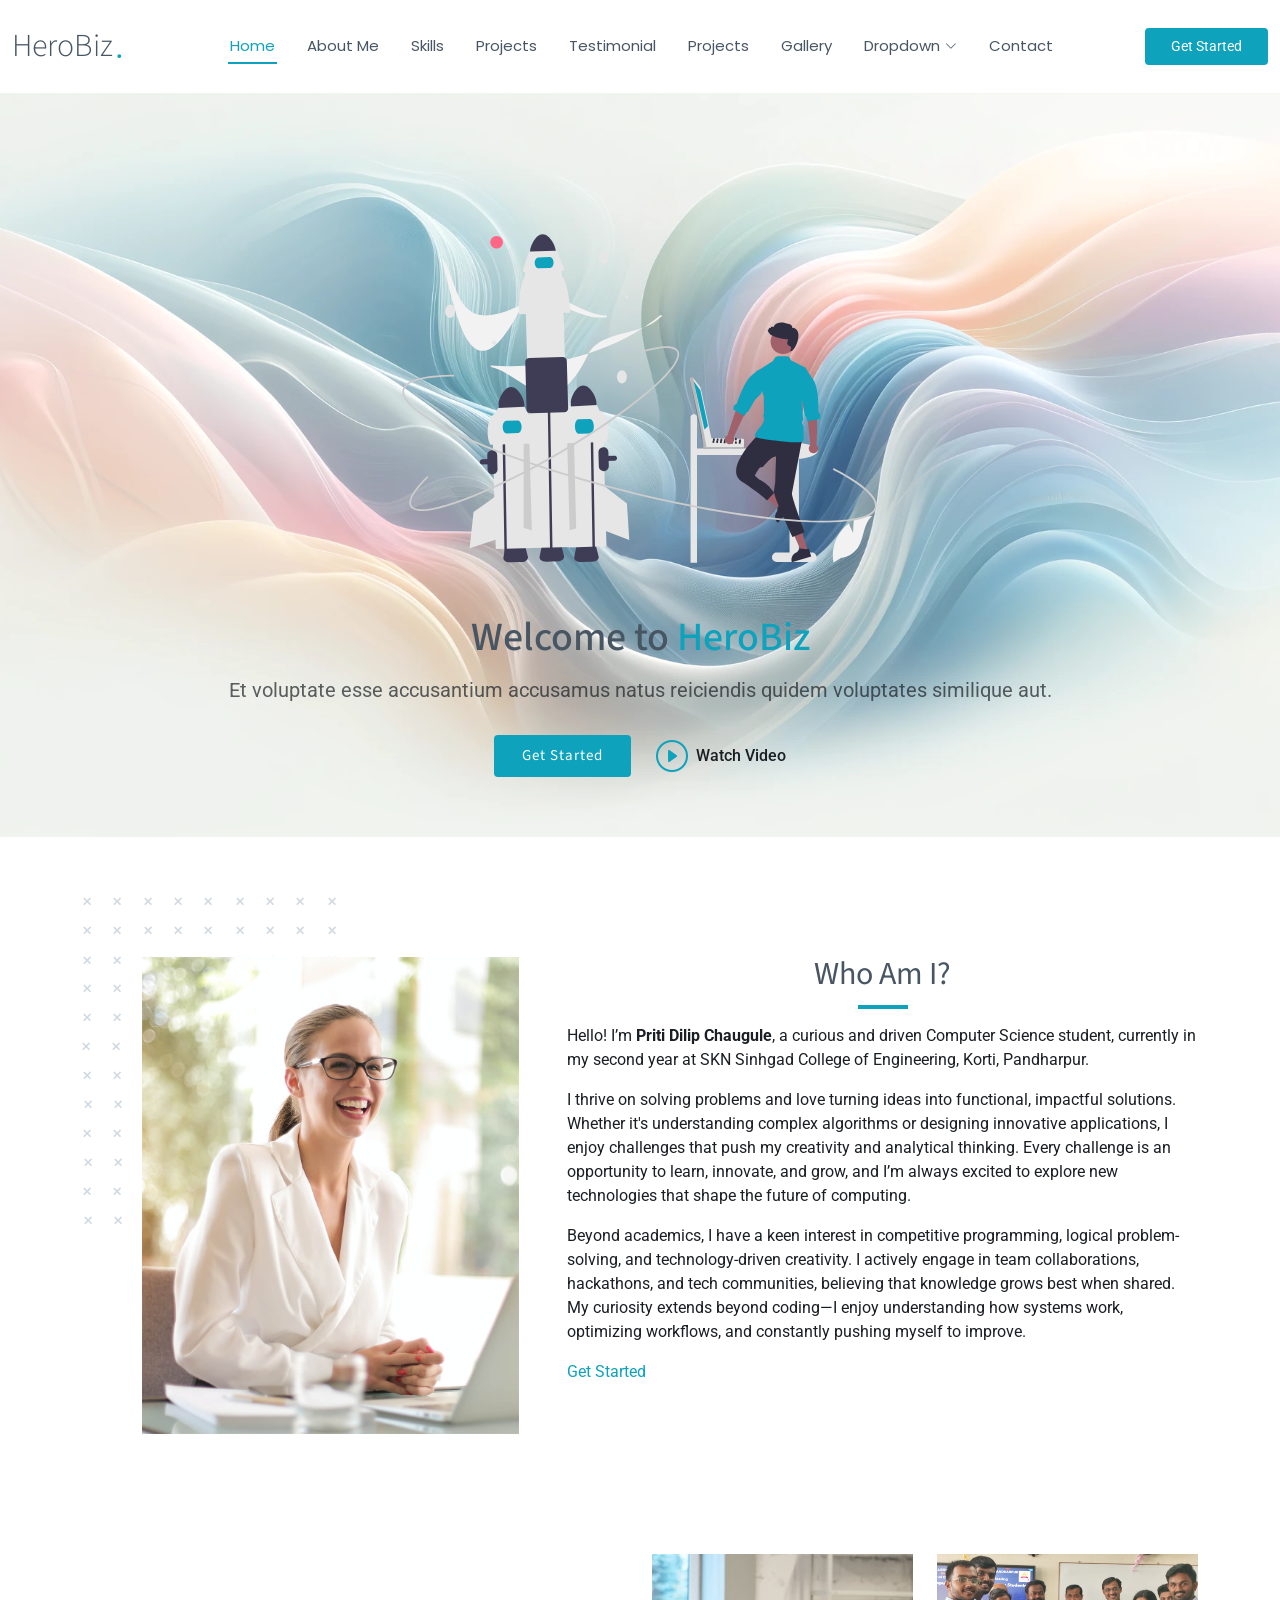
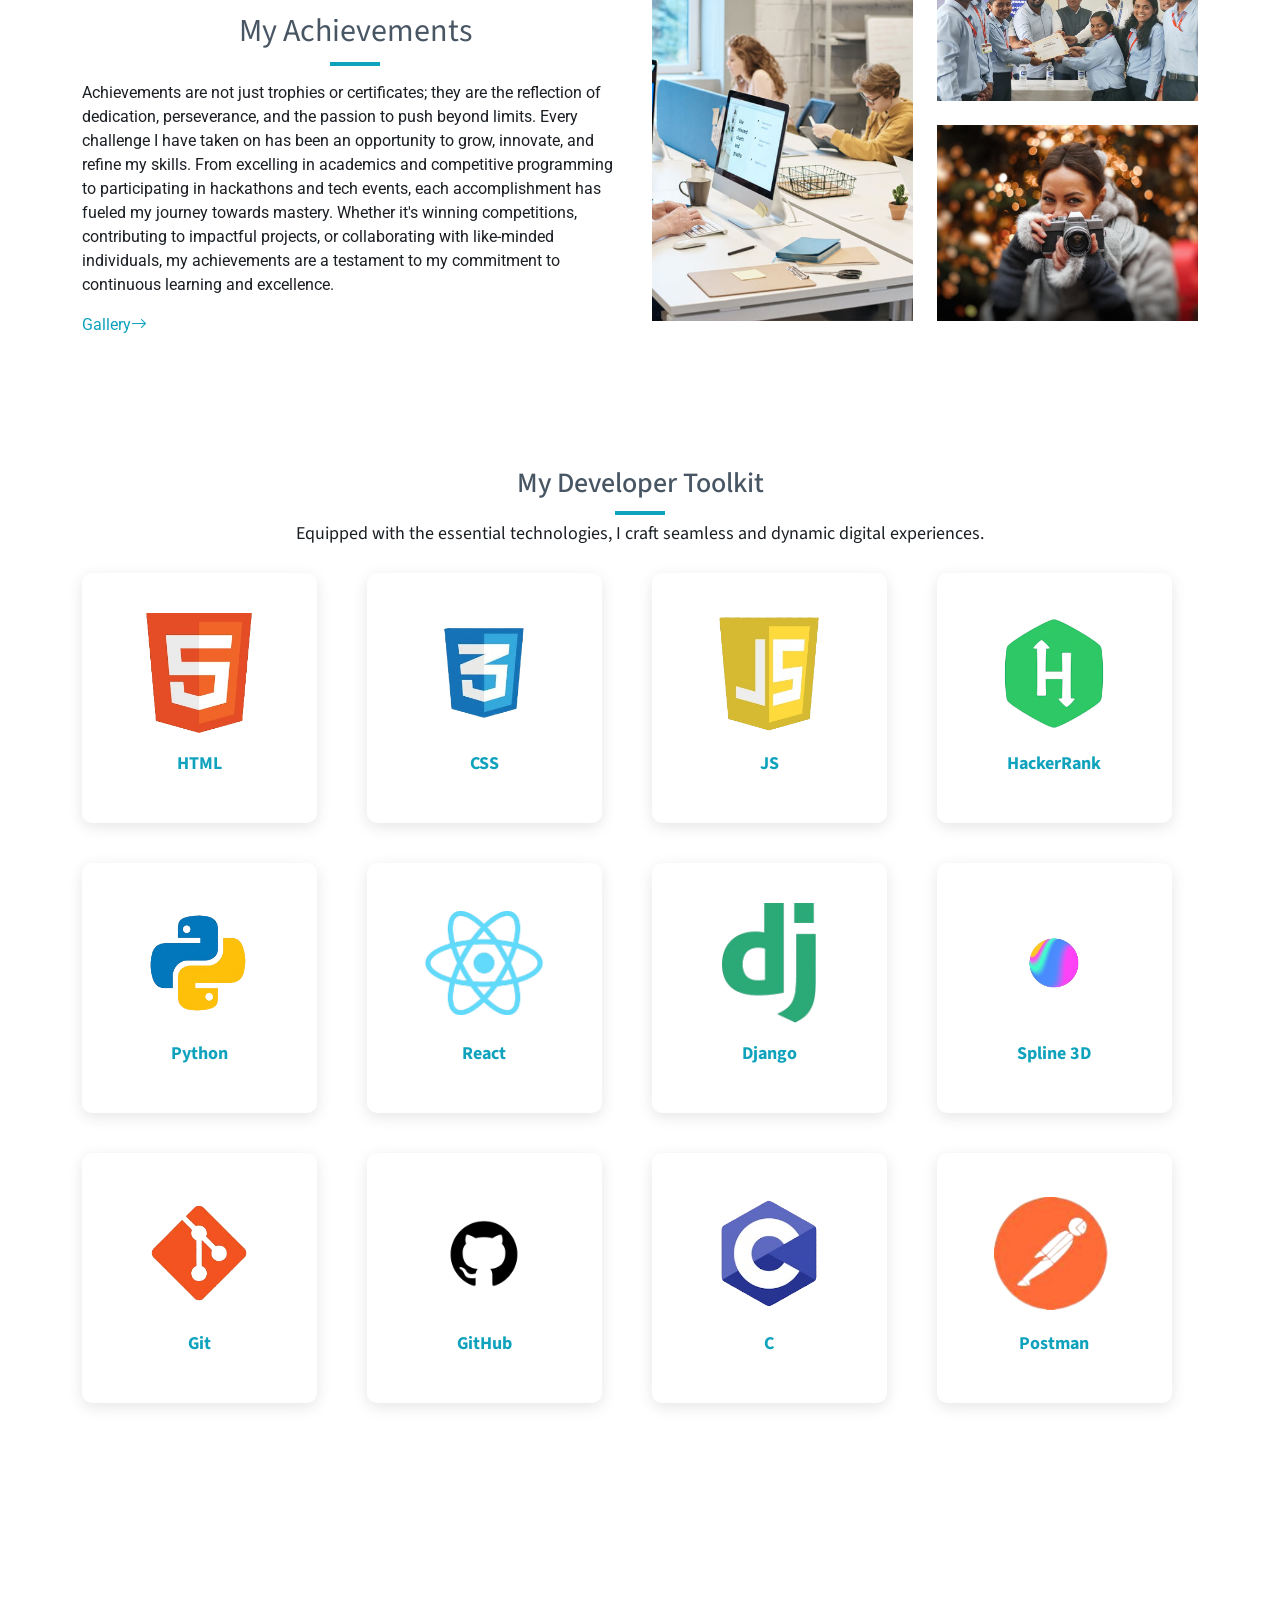
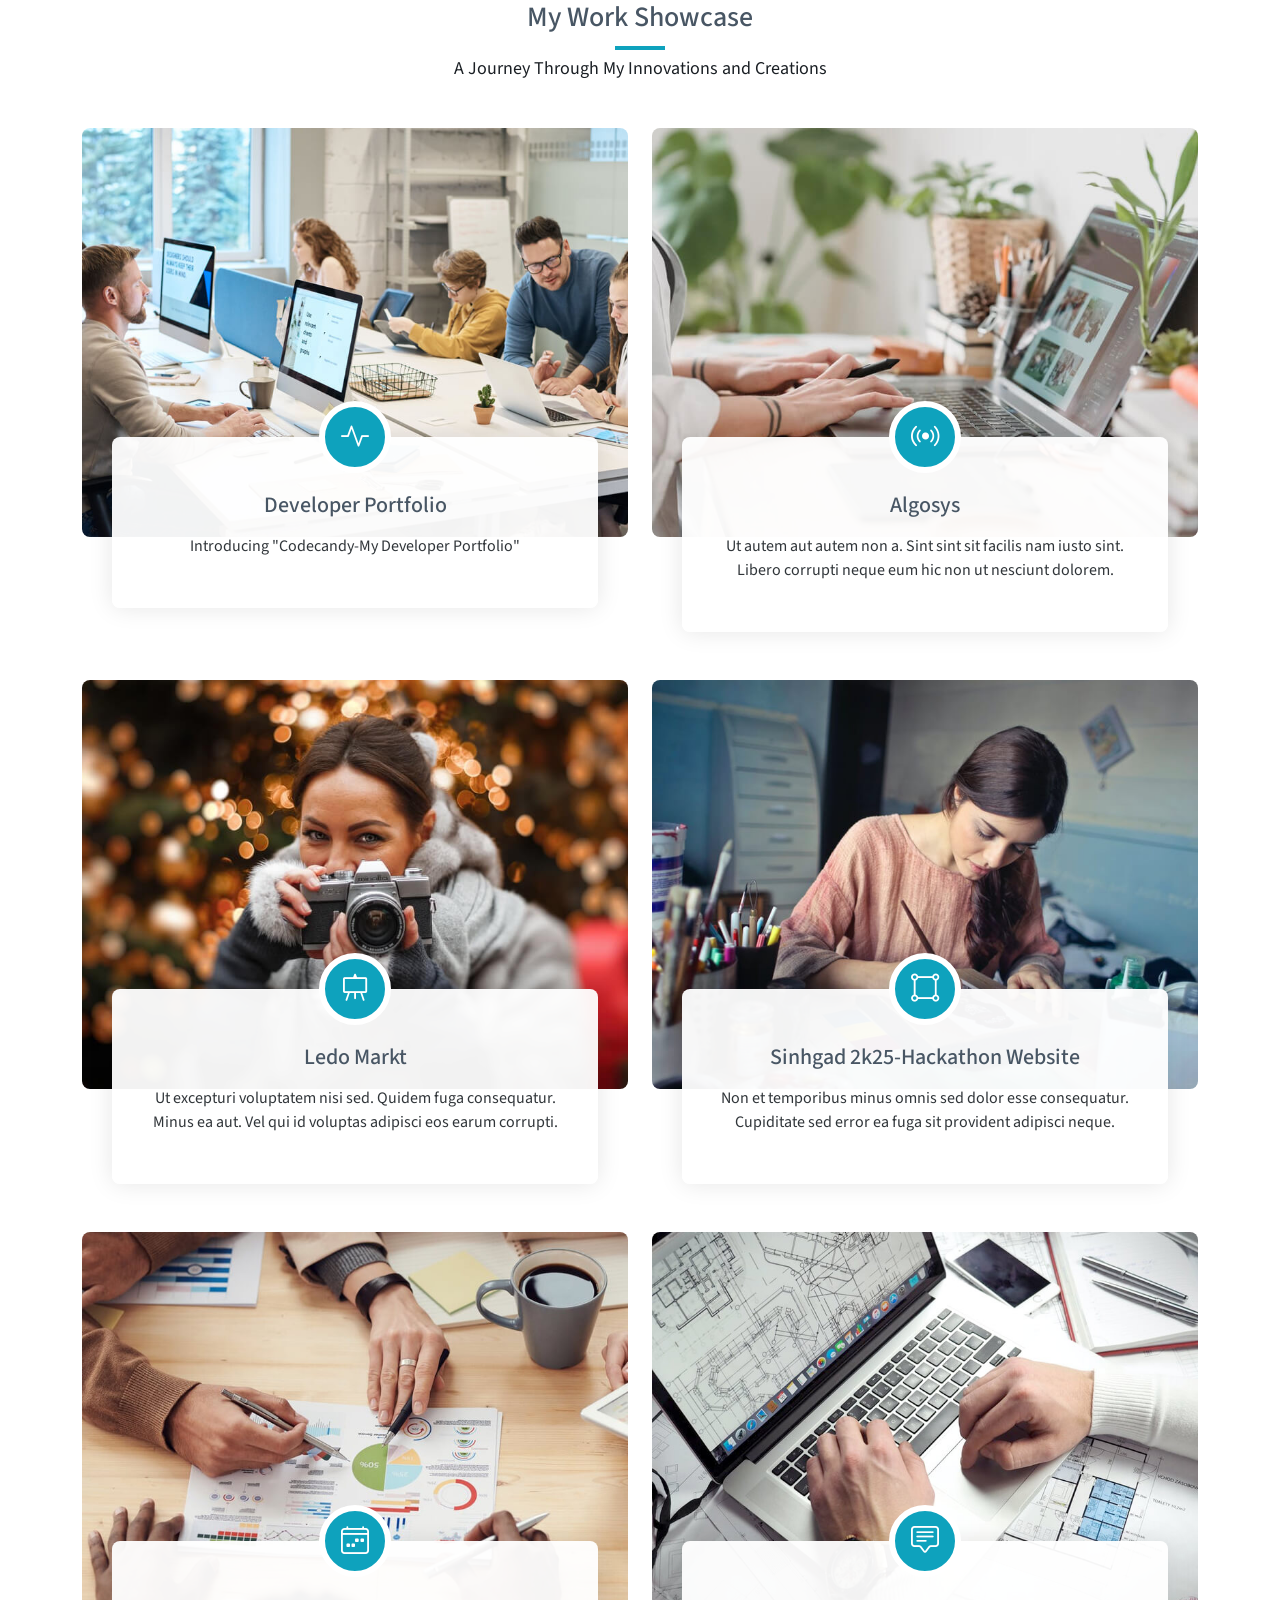
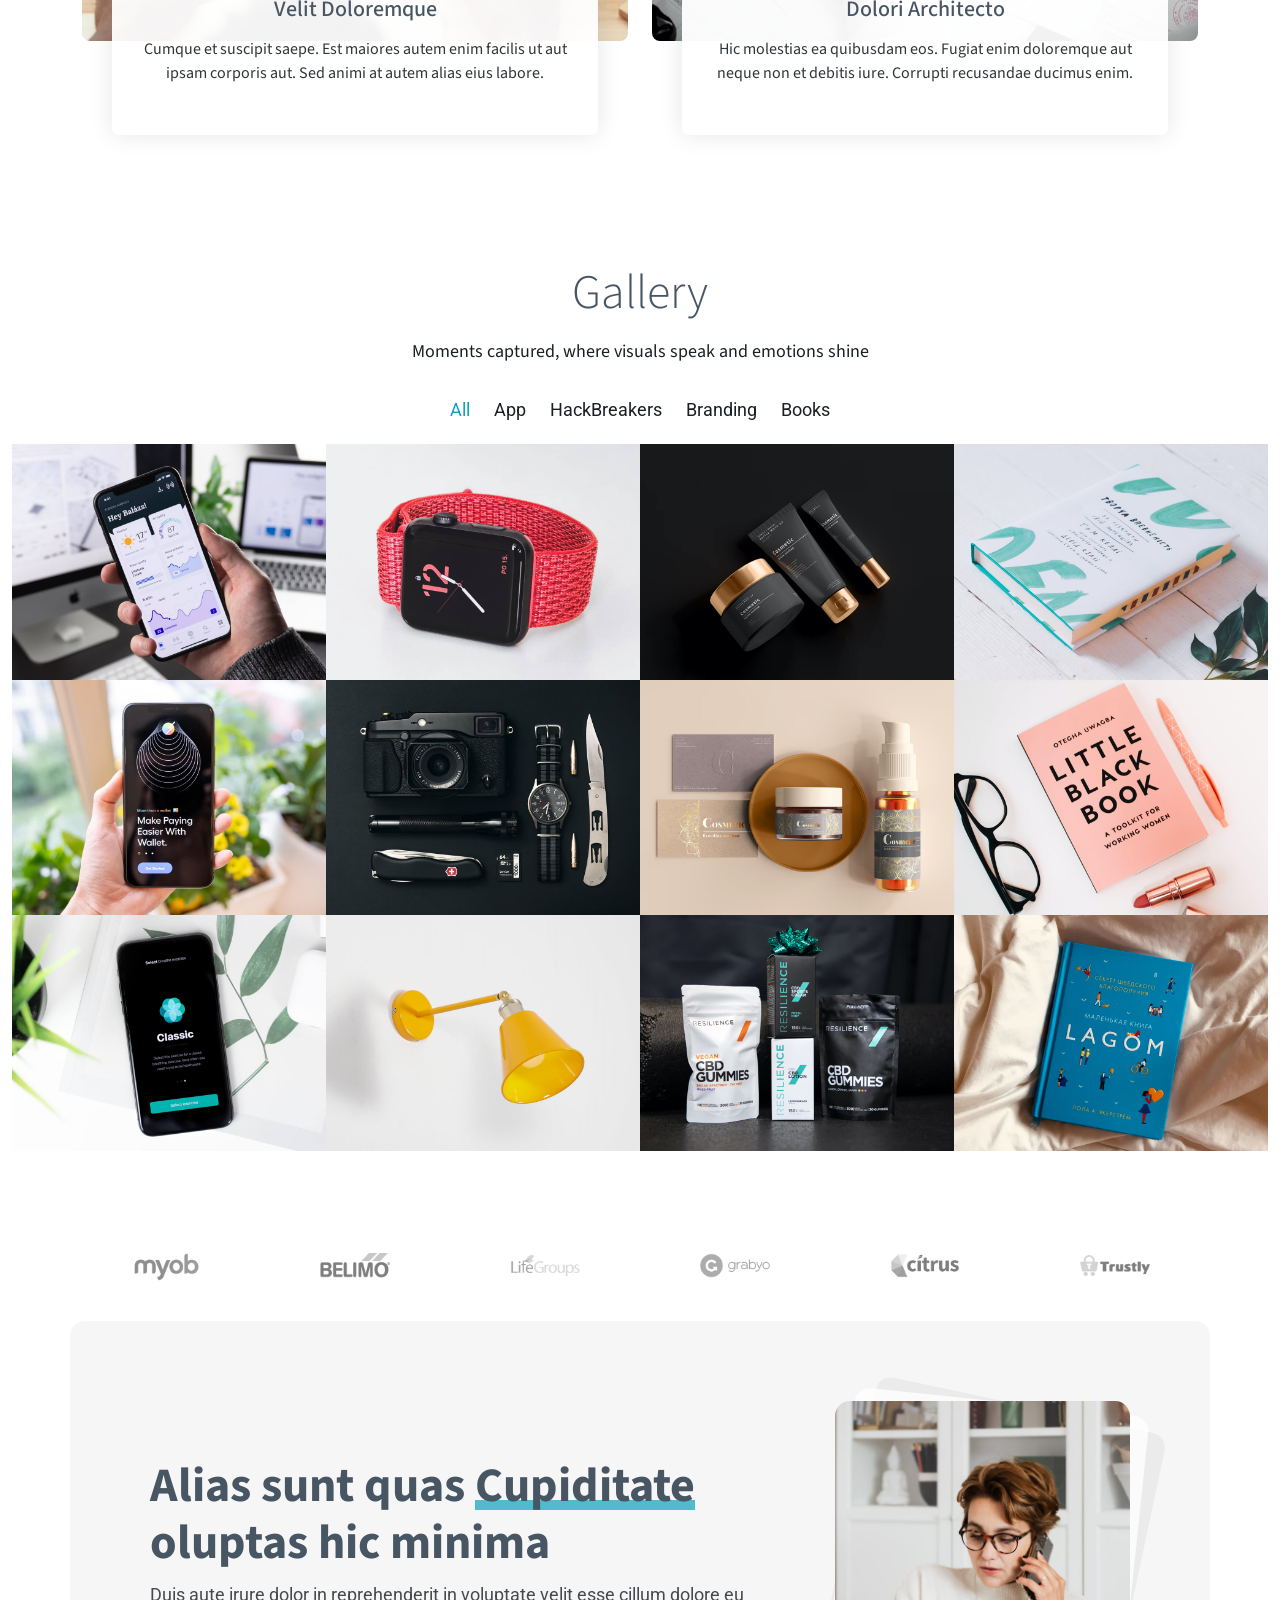
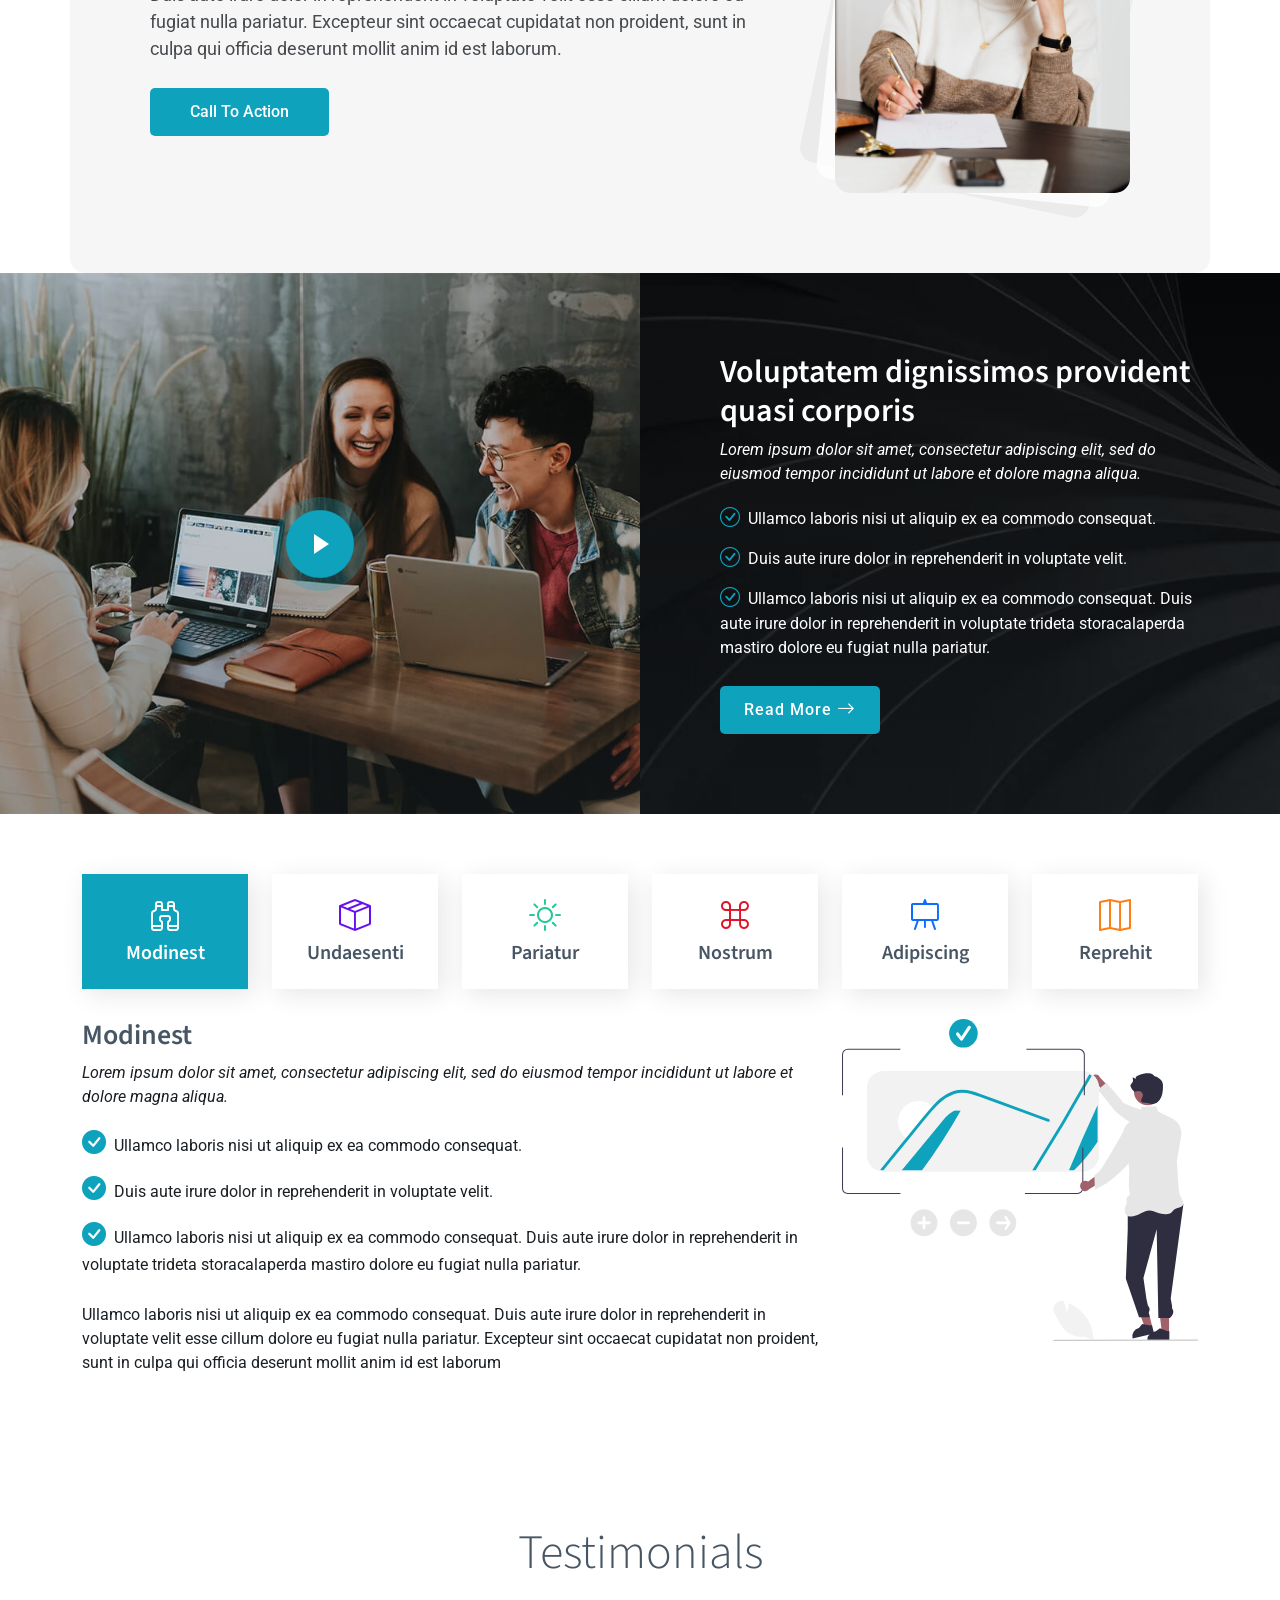
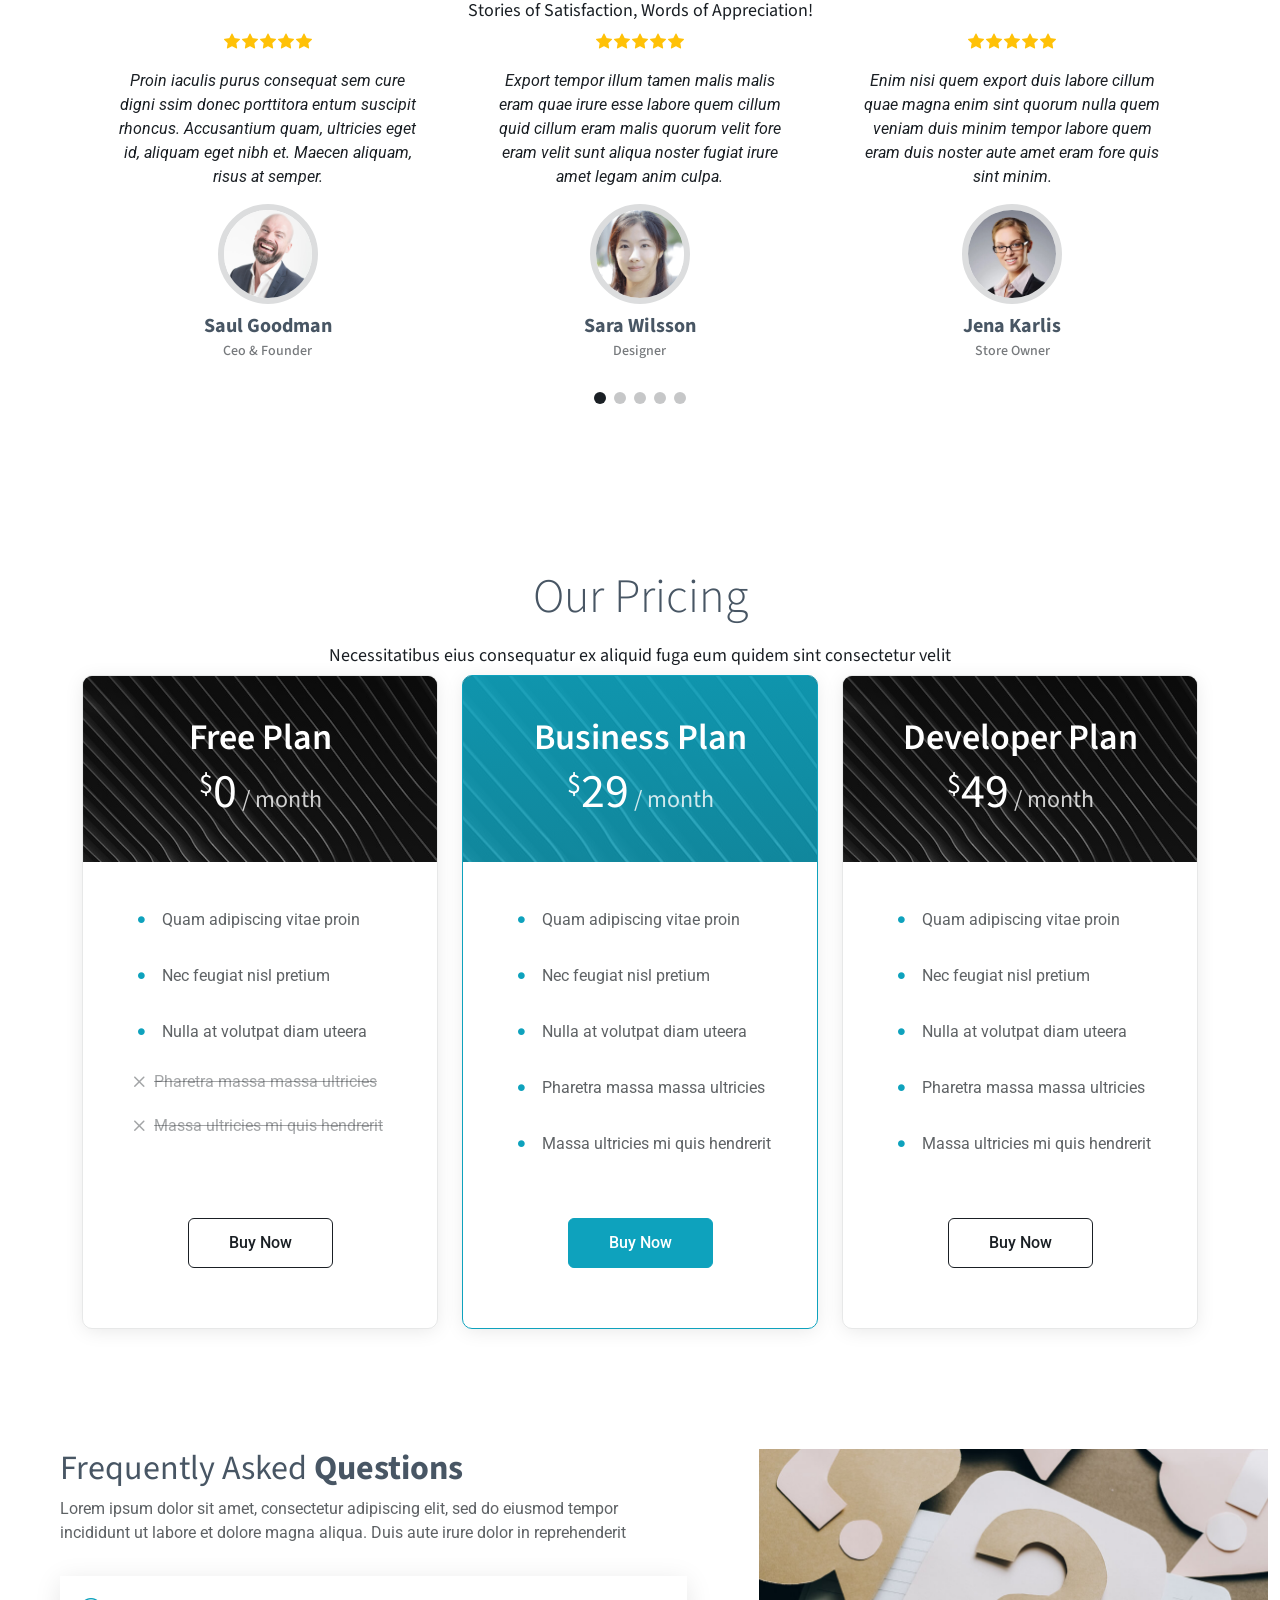
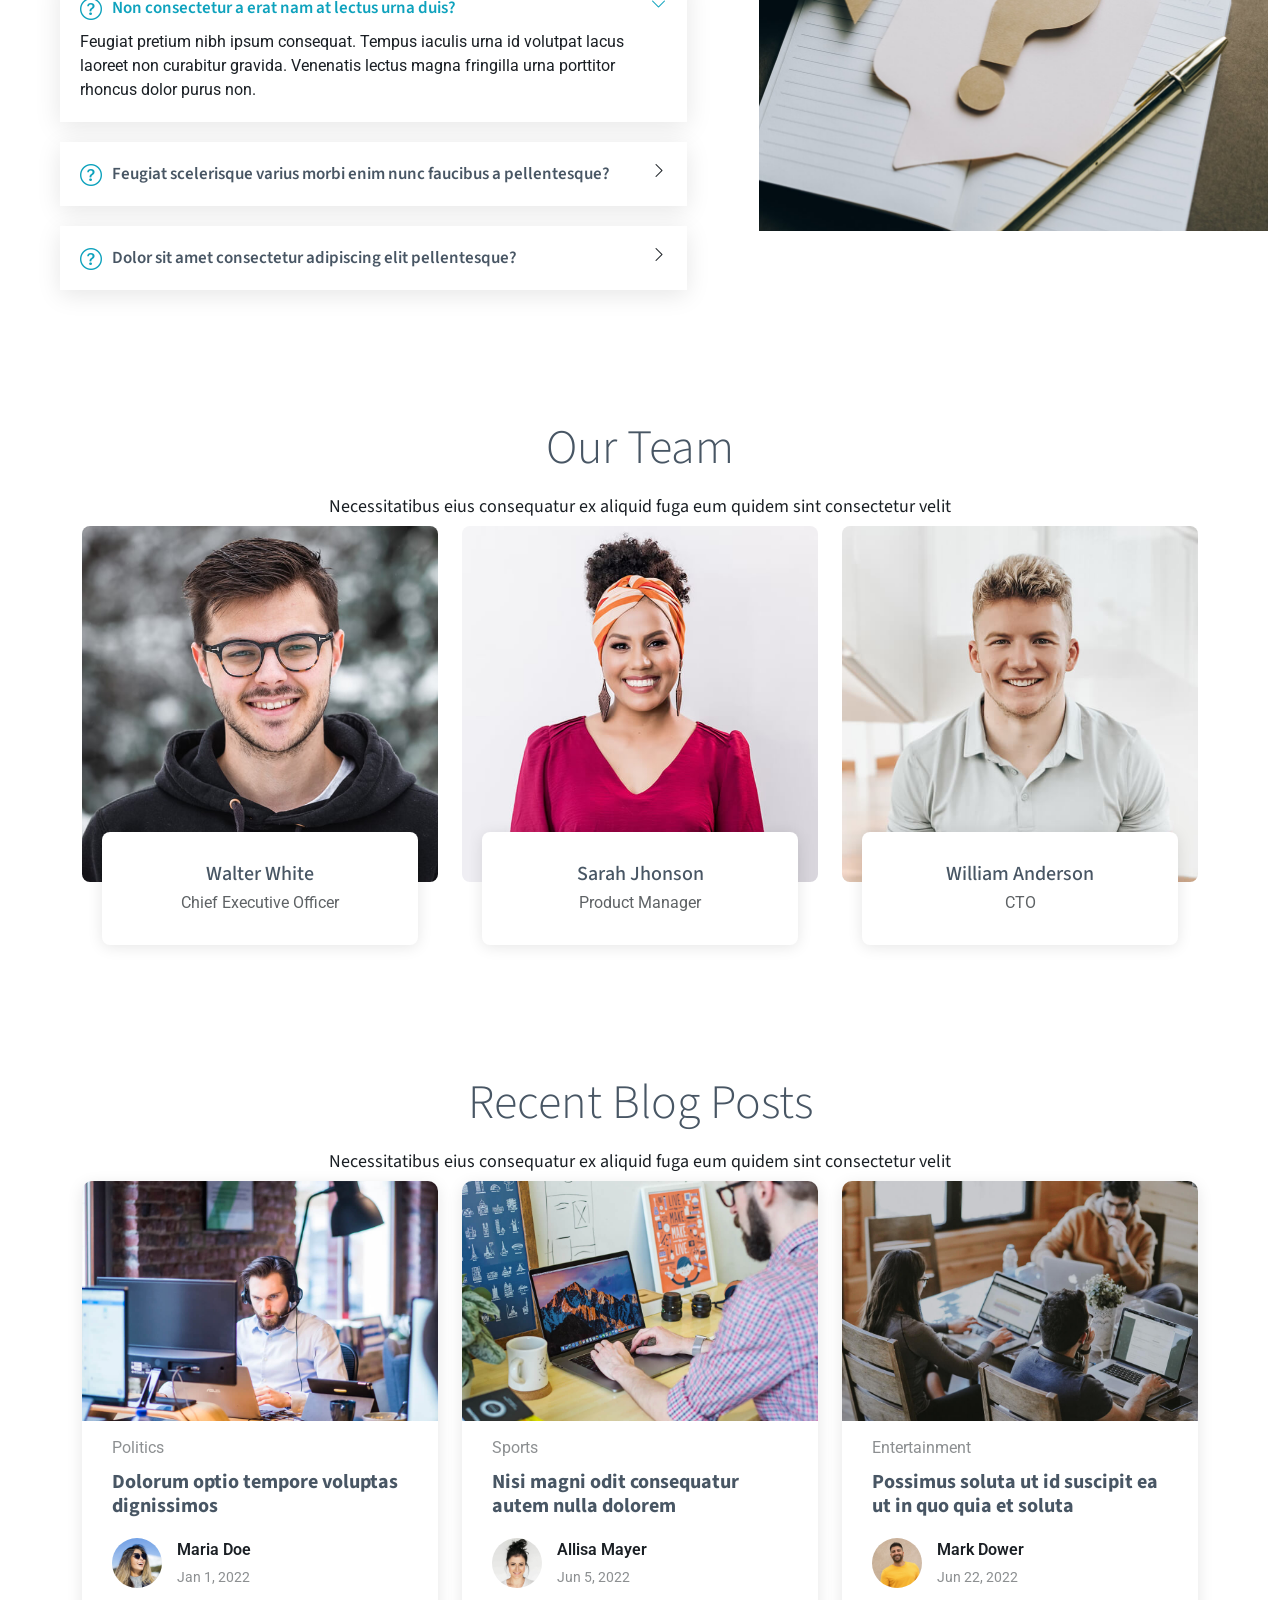
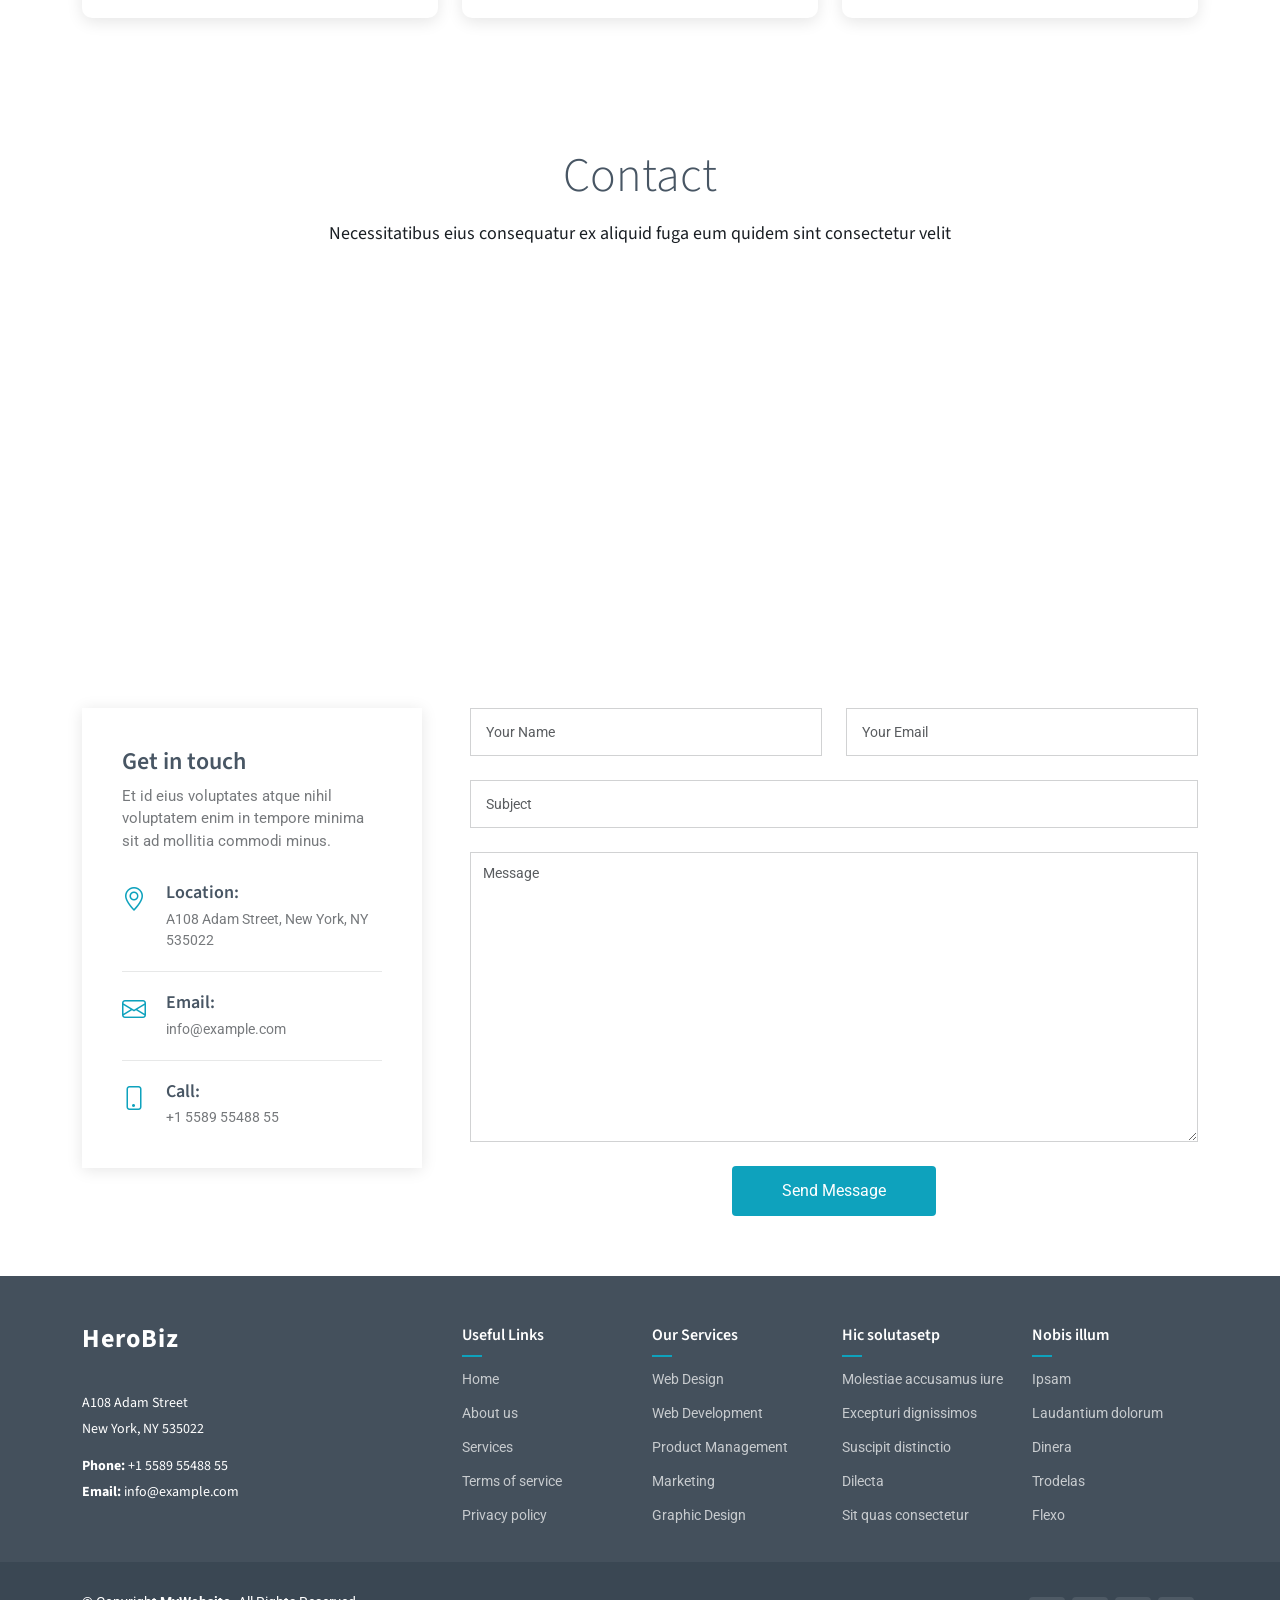
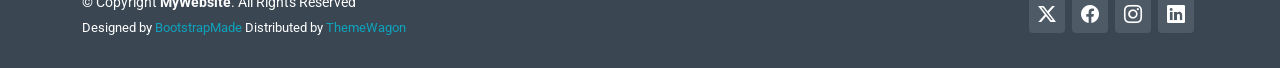
<file: HeroBiz-1.0.0/index.html>
<!DOCTYPE html>
<html lang="en">

<head>
  <meta charset="utf-8">
  <meta content="width=device-width, initial-scale=1.0" name="viewport">
  <title>Index - HeroBiz Bootstrap Template</title>
  <meta name="description" content="">
  <meta name="keywords" content="">

  <!-- Favicons -->
  <link href="assets/img/favicon.png" rel="icon">
  <link href="assets/img/apple-touch-icon.png" rel="apple-touch-icon">

  <!-- Fonts -->
  <link href="https://fonts.googleapis.com" rel="preconnect">
  <link href="https://fonts.gstatic.com" rel="preconnect" crossorigin>
  <link href="https://fonts.googleapis.com/css2?family=Roboto:ital,wght@0,100;0,300;0,400;0,500;0,700;0,900;1,100;1,300;1,400;1,500;1,700;1,900&family=Poppins:ital,wght@0,100;0,200;0,300;0,400;0,500;0,600;0,700;0,800;0,900;1,100;1,200;1,300;1,400;1,500;1,600;1,700;1,800;1,900&family=Source+Sans+Pro:ital,wght@0,200;0,300;0,400;0,600;0,700;0,900;1,200;1,300;1,400;1,600;1,700;1,900&display=swap" rel="stylesheet">

  <!-- Vendor CSS Files -->
  <link href="assets/vendor/bootstrap/css/bootstrap.min.css" rel="stylesheet">
  <link href="assets/vendor/bootstrap-icons/bootstrap-icons.css" rel="stylesheet">
  <link href="assets/vendor/aos/aos.css" rel="stylesheet">
  <link href="assets/vendor/glightbox/css/glightbox.min.css" rel="stylesheet">
  <link href="assets/vendor/swiper/swiper-bundle.min.css" rel="stylesheet">

  <!-- Main CSS File -->
  <link href="assets/css/main.css" rel="stylesheet">

  <!-- =======================================================
  * Template Name: HeroBiz
  * Template URL: https://bootstrapmade.com/herobiz-bootstrap-business-template/
  * Updated: Aug 07 2024 with Bootstrap v5.3.3
  * Author: BootstrapMade.com
  * License: https://bootstrapmade.com/license/
  ======================================================== -->
</head>

<body class="index-page">

  <header id="header" class="header d-flex align-items-center sticky-top">
    <div class="container-fluid position-relative d-flex align-items-center justify-content-between">

      <a href="index.html" class="logo d-flex align-items-center me-auto me-xl-0">
        <!-- Uncomment the line below if you also wish to use an image logo -->
        <!-- <img src="assets/img/logo.png" alt=""> -->
        <h1 class="sitename">HeroBiz</h1>
        <span>.</span>
      </a>

      <nav id="navmenu" class="navmenu">
        <ul>
          <li><a href="#hero" class="active">Home<br></a></li>
          <li><a href="#about">About Me</a></li>
          <li><a href="#about">Skills</a></li>
          <li><a href="#services">Projects</a></li>
          <li><a href="#portfolio">Testimonial</a></li>
          <li><a href="#team">Projects</a></li>
          <li><a href="blog.html">Gallery</a></li>
          <li class="dropdown"><a href="#"><span>Dropdown</span> <i class="bi bi-chevron-down toggle-dropdown"></i></a>
            <ul>
              <li><a href="#">Dropdown 1</a></li>
              <li class="dropdown"><a href="#"><span>Deep Dropdown</span> <i class="bi bi-chevron-down toggle-dropdown"></i></a>
                <ul>
                  <li><a href="#">Deep Dropdown 1</a></li>
                  <li><a href="#">Deep Dropdown 2</a></li>
                  <li><a href="#">Deep Dropdown 3</a></li>
                  <li><a href="#">Deep Dropdown 4</a></li>
                  <li><a href="#">Deep Dropdown 5</a></li>
                </ul>
              </li>
              <li><a href="#">Dropdown 2</a></li>
              <li><a href="#">Dropdown 3</a></li>
              <li><a href="#">Dropdown 4</a></li>
            </ul>
          </li>
          <li><a href="#contact">Contact</a></li>
        </ul>
        <i class="mobile-nav-toggle d-xl-none bi bi-list"></i>
      </nav>

      <a class="btn-getstarted" href="index.html#about">Get Started</a>

    </div>
  </header>

  <main class="main">

    <!-- Hero Section -->
    <section id="hero" class="hero section">

      <div class="container d-flex flex-column justify-content-center align-items-center text-center position-relative" data-aos="zoom-out">
        <img src="assets/img/hero-img.svg" class="img-fluid animated" alt="">
        <h1>Welcome to <span>HeroBiz</span></h1>
        <p>Et voluptate esse accusantium accusamus natus reiciendis quidem voluptates similique aut.</p>
        <div class="d-flex">
          <a href="#about" class="btn-get-started scrollto">Get Started</a>
          <a href="https://www.youtube.com/watch?v=Y7f98aduVJ8" class="glightbox btn-watch-video d-flex align-items-center"><i class="bi bi-play-circle"></i><span>Watch Video</span></a>
        </div>
      </div>

    </section><!-- /Hero Section -->

    
    <!-- About Section -->
    <section id="about" class="about section">

      <!-- Section Title -->
      

      <div class="container" data-aos="fade-up">

        <div class="row g-4 g-lg-5" data-aos="fade-up" data-aos-delay="200">

          <div class="col-lg-5">
            <div class="about-img">
              <img src="assets/img/about-portrait.jpg" class="img-fluid" alt="">
            </div>
          </div>

          <div class="col-lg-7">
          <div class="container section-title" data-aos="fade-up">
              <h3 class="pt-0 pt-lg-5"><b>Who Am I?</b></h3>
          </div><!-- End Section Title -->
          

          

            <!-- Tab Content -->
            <div class="tab-content">

              <div class="tab-pane fade show active" id="about-tab1">

                <p >Hello! I’m <b>Priti Dilip Chaugule</b>, a curious and driven Computer Science student, currently in my second year at SKN Sinhgad College of Engineering, Korti, Pandharpur.
                </p>

                
                <p>I thrive on solving problems and love turning ideas into functional, impactful solutions. Whether it's understanding complex algorithms or designing innovative applications, I enjoy challenges that push my creativity and analytical thinking. Every challenge is an opportunity to learn, innovate, and grow, and I’m always excited to explore new technologies that shape the future of computing.
                </p>

                
                <p>Beyond academics, I have a keen interest in competitive programming, logical problem-solving, and technology-driven creativity. I actively engage in team collaborations, hackathons, and tech communities, believing that knowledge grows best when shared. My curiosity extends beyond coding—I enjoy understanding how systems work, optimizing workflows, and constantly pushing myself to improve.
                </p>
                <a class="btn-getstarted" href="index.html#about">Get Started</a>
                
              </div><!-- End Tab 1 Content -->

              
            </div>

          </div>

        </div>

      </div>

    </section><!-- /About Section -->

    <section id="about" class="about section">
      <div class="container">
        <div class="row gy-4">
    
          <!-- Content Section (Left) -->
          <div class="col-lg-6 content" data-aos="fade-up" data-aos-delay="100">
            
            <div class="container section-title" data-aos="fade-up">
              <h3 class="pt-0 pt-lg-5"><b>My Achievements</b></h3>
          </div><!-- End Section Title -->
          
            
    
            <p >
              Achievements are not just trophies or certificates; they are the reflection of dedication, perseverance, and the passion to push beyond limits. Every challenge I have taken on has been an opportunity to grow, innovate, and refine my skills. From excelling in academics and competitive programming to participating in hackathons and tech events, each accomplishment has fueled my journey towards mastery. Whether it's winning competitions, contributing to impactful projects, or collaborating with like-minded individuals, my achievements are a testament to my commitment to continuous learning and excellence. 
            </p>
            
            <a href="#" class="read-more"><span>Gallery</span><i class="bi bi-arrow-right"></i></a>
          </div>
    
          <!-- Image Section (Right) -->
          <div class="col-lg-6 about-images" data-aos="fade-up" data-aos-delay="200">
            <div class="row gy-4">
              <div class="col-lg-6">
                <img src="assets/img/services-1.jpg" class="img-fluid taller-img" alt=""> <!-- Increased Height -->
              </div>
              <div class="col-lg-6">
                <div class="row gy-4">
                  <div class="col-lg-12">
                    <img src="assets/img/achievement.jpeg" class="img-fluid" alt="">
                  </div>
                  <div class="col-lg-12">
                    <img src="assets/img/services-3.jpg" class="img-fluid" alt="">
                  </div>
                </div>
              </div>
            </div>
          </div>
    
        </div>
      </div>
    </section>
    
    <!-- Featured Services Section -->
    <section id="featured-services" class="featured-services section">
      <div class="container">
        <div class="container section-title" data-aos="fade-up">
          <h3>My Developer Toolkit</h3>
          <p>Equipped with the essential technologies, I craft seamless and dynamic digital experiences.</p>
      </div><!-- End Section Title -->
        <div class="row gy-5">
          <div class="col-xl-3 col-md-6 d-flex align-items-stretch" data-aos="fade-up" data-aos-delay="100">
            <div class="service-item position-relative text-center">
              <img src="assets/img/html.png" class="img-fluid service-icon" alt="">
              <h4><a href="#" class="stretched-link">HTML</a></h4>
            </div>
          </div><!-- End Service Item -->
    
          <div class="col-xl-3 col-md-6 d-flex align-items-stretch" data-aos="fade-up" data-aos-delay="200">
            <div class="service-item position-relative text-center">
              <img src="assets/img/css.png" class="img-fluid service-icon" alt="">
              <h4><a href="#" class="stretched-link">CSS</a></h4>
            </div>
          </div><!-- End Service Item -->
    
          <div class="col-xl-3 col-md-6 d-flex align-items-stretch" data-aos="fade-up" data-aos-delay="300">
            <div class="service-item position-relative text-center">
              <img src="assets/img/js.png" class="img-fluid service-icon" alt="">
              <h4><a href="#" class="stretched-link">JS</a></h4>
            </div>
          </div><!-- End Service Item -->
    
          <div class="col-xl-3 col-md-6 d-flex align-items-stretch" data-aos="fade-up" data-aos-delay="400">
            <div class="service-item position-relative text-center">
              <img src="assets/img/hackerrank.png" class="img-fluid service-icon" alt="">
              <h4><a href="#" class="stretched-link">HackerRank</a></h4>
            </div>
          </div><!-- End Service Item -->
        </div>
        <div class="row gy-4">
          <div class="col-xl-3 col-md-6 d-flex align-items-stretch" data-aos="fade-up" data-aos-delay="100">
            <div class="service-item position-relative text-center">
              <img src="assets/img/python.png" class="img-fluid service-icon" alt="">
              <h4><a href="#" class="stretched-link">Python</a></h4>
            </div>
          </div><!-- End Service Item -->
    
          <div class="col-xl-3 col-md-6 d-flex align-items-stretch" data-aos="fade-up" data-aos-delay="200">
            <div class="service-item position-relative text-center">
              <img src="assets/img/react.png" class="img-fluid service-icon" alt="">
              <h4><a href="#" class="stretched-link">React</a></h4>
            </div>
          </div><!-- End Service Item -->
    
          <div class="col-xl-3 col-md-6 d-flex align-items-stretch" data-aos="fade-up" data-aos-delay="300">
            <div class="service-item position-relative text-center">
              <img src="assets/img/django.png" class="img-fluid service-icon" alt="">
              <h4><a href="#" class="stretched-link">Django</a></h4>
            </div>
          </div><!-- End Service Item -->
    
          <div class="col-xl-3 col-md-6 d-flex align-items-stretch" data-aos="fade-up" data-aos-delay="400">
            <div class="service-item position-relative text-center">
              <img src="assets/img/spline.png" class="img-fluid service-icon" alt="">
              <h4><a href="#" class="stretched-link">Spline 3D</a></h4>
            </div>
          </div><!-- End Service Item -->
        </div>
        <div class="row gy-4">
          <div class="col-xl-3 col-md-6 d-flex align-items-stretch" data-aos="fade-up" data-aos-delay="100">
            <div class="service-item position-relative text-center">
              <img src="assets/img/git.png" class="img-fluid service-icon" alt="">
              <h4><a href="#" class="stretched-link">Git</a></h4>
            </div>
          </div><!-- End Service Item -->
    
          <div class="col-xl-3 col-md-6 d-flex align-items-stretch" data-aos="fade-up" data-aos-delay="200">
            <div class="service-item position-relative text-center">
              <img src="assets/img/github.png" class="img-fluid service-icon" alt="">
              <h4><a href="#" class="stretched-link">GitHub</a></h4>
            </div>
          </div><!-- End Service Item -->
          <div class="col-xl-3 col-md-6 d-flex align-items-stretch" data-aos="fade-up" data-aos-delay="200">
            <div class="service-item position-relative text-center">
              <img src="assets/img/c.png" class="img-fluid service-icon" alt="">
              <h4><a href="#" class="stretched-link">C</a></h4>
            </div>
          </div><!-- End Service Item -->
          <div class="col-xl-3 col-md-6 d-flex align-items-stretch" data-aos="fade-up" data-aos-delay="200">
            <div class="service-item position-relative text-center">
              <img src="assets/img/postman.png" class="img-fluid service-icon" alt="">
              <h4><a href="#" class="stretched-link">Postman</a></h4>
            </div>
          </div><!-- End Service Item -->
    
          
        </div>
      </div>
    </section><!-- /Featured Services Section -->


    
    <section id="services" class="services section">

      <!-- Section Title -->
      <div class="container section-title" data-aos="fade-up">
        <h3 class="pt-0 pt-lg-5">My Work Showcase</h3>
        <p>A Journey Through My Innovations and Creations</p>
      </div><!-- End Section Title -->

      <div class="container" data-aos="fade-up" data-aos-delay="100">

        <div class="row gy-5">

          <div class="col-xl-6 col-md-6" data-aos="zoom-in" data-aos-delay="200">
            <div class="service-item">
              <div class="img">
                <img src="assets/img/services-1.jpg" class="img-fluid" alt="">
              </div>
              <div class="details position-relative">
                <div class="icon">
                  <i class="bi bi-activity"></i>
                </div>
                <a href="service-details.html" class="stretched-link">
                  <h3>Developer Portfolio</h3>
                </a>
                <p>Introducing "Codecandy-My Developer Portfolio"</p>
              </div>
            </div>
          </div><!-- End Service Item -->

          <div class="col-xl-6 col-md-6" data-aos="zoom-in" data-aos-delay="300">
            <div class="service-item">
              <div class="img">
                <img src="assets/img/services-2.jpg" class="img-fluid" alt="">
              </div>
              <div class="details position-relative">
                <div class="icon">
                  <i class="bi bi-broadcast"></i>
                </div>
                <a href="service-details.html" class="stretched-link">
                  <h3>Algosys</h3>
                </a>
                <p>Ut autem aut autem non a. Sint sint sit facilis nam iusto sint. Libero corrupti neque eum hic non ut nesciunt dolorem.</p>
              </div>
            </div>
          </div><!-- End Service Item -->

          <div class="col-xl-6 col-md-6" data-aos="zoom-in" data-aos-delay="400">
            <div class="service-item">
              <div class="img">
                <img src="assets/img/services-3.jpg" class="img-fluid" alt="">
              </div>
              <div class="details position-relative">
                <div class="icon">
                  <i class="bi bi-easel"></i>
                </div>
                <a href="service-details.html" class="stretched-link">
                  <h3>Ledo Markt</h3>
                </a>
                <p>Ut excepturi voluptatem nisi sed. Quidem fuga consequatur. Minus ea aut. Vel qui id voluptas adipisci eos earum corrupti.</p>
              </div>
            </div>
          </div><!-- End Service Item -->

          <div class="col-xl-6 col-md-6" data-aos="zoom-in" data-aos-delay="500">
            <div class="service-item">
              <div class="img">
                <img src="assets/img/services-4.jpg" class="img-fluid" alt="">
              </div>
              <div class="details position-relative">
                <div class="icon">
                  <i class="bi bi-bounding-box-circles"></i>
                </div>
                <a href="service-details.html" class="stretched-link">
                  <h3>Sinhgad 2k25-Hackathon Website</h3>
                </a>
                <p>Non et temporibus minus omnis sed dolor esse consequatur. Cupiditate sed error ea fuga sit provident adipisci neque.</p>
                <a href="service-details.html" class="stretched-link"></a>
              </div>
            </div>
          </div><!-- End Service Item -->

          <div class="col-xl-6 col-md-6" data-aos="zoom-in" data-aos-delay="600">
            <div class="service-item">
              <div class="img">
                <img src="assets/img/services-5.jpg" class="img-fluid" alt="">
              </div>
              <div class="details position-relative">
                <div class="icon">
                  <i class="bi bi-calendar4-week"></i>
                </div>
                <a href="service-details.html" class="stretched-link">
                  <h3>Velit Doloremque</h3>
                </a>
                <p>Cumque et suscipit saepe. Est maiores autem enim facilis ut aut ipsam corporis aut. Sed animi at autem alias eius labore.</p>
                <a href="service-details.html" class="stretched-link"></a>
              </div>
            </div>
          </div><!-- End Service Item -->

          <div class="col-xl-6 col-md-6" data-aos="zoom-in" data-aos-delay="700">
            <div class="service-item">
              <div class="img">
                <img src="assets/img/services-6.jpg" class="img-fluid" alt="">
              </div>
              <div class="details position-relative">
                <div class="icon">
                  <i class="bi bi-chat-square-text"></i>
                </div>
                <a href="service-details.html" class="stretched-link">
                  <h3>Dolori Architecto</h3>
                </a>
                <p>Hic molestias ea quibusdam eos. Fugiat enim doloremque aut neque non et debitis iure. Corrupti recusandae ducimus enim.</p>
                <a href="service-details.html" class="stretched-link"></a>
              </div>
            </div>
          </div><!-- End Service Item -->

        </div>

      </div>

    </section><!-- /Services Section -->


    <!-- Portfolio Section -->
    <section id="portfolio" class="portfolio section">

      <!-- Section Title -->
      <div class="container section-title" data-aos="fade-up">
        <h2>Gallery</h2>
        <p>Moments captured, where visuals speak and emotions shine</p>
      </div><!-- End Section Title -->

      <div class="container-fluid">

        <div class="isotope-layout" data-default-filter="*" data-layout="masonry" data-sort="original-order">

          <ul class="portfolio-filters isotope-filters" data-aos="fade-up" data-aos-delay="100">
            <li data-filter="*" class="filter-active">All</li>
            <li data-filter=".filter-app">App</li>
            <li data-filter=".filter-product">HackBreakers</li>
            <li data-filter=".filter-branding">Branding</li>
            <li data-filter=".filter-books">Books</li>
          </ul><!-- End Portfolio Filters -->

          <div class="row g-0 isotope-container" data-aos="fade-up" data-aos-delay="200">

            <div class="col-xl-3 col-lg-4 col-md-6 portfolio-item isotope-item filter-app">
              <div class="portfolio-content h-100">
                <img src="assets/img/portfolio/app-1.jpg" class="img-fluid" alt="">
                <div class="portfolio-info">
                  <a href="assets/img/portfolio/app-1.jpg" data-gallery="portfolio-gallery-app" class="glightbox preview-link"><i class="bi bi-zoom-in"></i></a>
                  <a href="portfolio-details.html" title="More Details" class="details-link"><i class="bi bi-link-45deg"></i></a>
                </div>
              </div>
            </div><!-- End Portfolio Item -->

            <div class="col-xl-3 col-lg-4 col-md-6 portfolio-item isotope-item filter-product">
              <div class="portfolio-content h-100">
                <img src="assets/img/portfolio/product-1.jpg" class="img-fluid" alt="">
                <div class="portfolio-info">
                  <a href="assets/img/portfolio/product-1.jpg" data-gallery="portfolio-gallery-product" class="glightbox preview-link"><i class="bi bi-zoom-in"></i></a>
                  <a href="portfolio-details.html" title="More Details" class="details-link"><i class="bi bi-link-45deg"></i></a>
                </div>
              </div>
            </div><!-- End Portfolio Item -->

            <div class="col-xl-3 col-lg-4 col-md-6 portfolio-item isotope-item filter-branding">
              <div class="portfolio-content h-100">
                <img src="assets/img/portfolio/branding-1.jpg" class="img-fluid" alt="">
                <div class="portfolio-info">
                  <a href="assets/img/portfolio/branding-1.jpg" data-gallery="portfolio-gallery-branding" class="glightbox preview-link"><i class="bi bi-zoom-in"></i></a>
                  <a href="portfolio-details.html" title="More Details" class="details-link"><i class="bi bi-link-45deg"></i></a>
                </div>
              </div>
            </div><!-- End Portfolio Item -->

            <div class="col-xl-3 col-lg-4 col-md-6 portfolio-item isotope-item filter-books">
              <div class="portfolio-content h-100">
                <img src="assets/img/portfolio/books-1.jpg" class="img-fluid" alt="">
                <div class="portfolio-info">
                  <a href="assets/img/portfolio/books-1.jpg" data-gallery="portfolio-gallery-book" class="glightbox preview-link"><i class="bi bi-zoom-in"></i></a>
                  <a href="portfolio-details.html" title="More Details" class="details-link"><i class="bi bi-link-45deg"></i></a>
                </div>
              </div>
            </div><!-- End Portfolio Item -->

            <div class="col-xl-3 col-lg-4 col-md-6 portfolio-item isotope-item filter-app">
              <div class="portfolio-content h-100">
                <img src="assets/img/portfolio/app-2.jpg" class="img-fluid" alt="">
                <div class="portfolio-info">
                  <a href="assets/img/portfolio/app-2.jpg" data-gallery="portfolio-gallery-app" class="glightbox preview-link"><i class="bi bi-zoom-in"></i></a>
                  <a href="portfolio-details.html" title="More Details" class="details-link"><i class="bi bi-link-45deg"></i></a>
                </div>
              </div>
            </div><!-- End Portfolio Item -->

            <div class="col-xl-3 col-lg-4 col-md-6 portfolio-item isotope-item filter-product">
              <div class="portfolio-content h-100">
                <img src="assets/img/portfolio/product-2.jpg" class="img-fluid" alt="">
                <div class="portfolio-info">
                  <a href="assets/img/portfolio/product-2.jpg" data-gallery="portfolio-gallery-product" class="glightbox preview-link"><i class="bi bi-zoom-in"></i></a>
                  <a href="portfolio-details.html" title="More Details" class="details-link"><i class="bi bi-link-45deg"></i></a>
                </div>
              </div>
            </div><!-- End Portfolio Item -->

            <div class="col-xl-3 col-lg-4 col-md-6 portfolio-item isotope-item filter-branding">
              <div class="portfolio-content h-100">
                <img src="assets/img/portfolio/branding-2.jpg" class="img-fluid" alt="">
                <div class="portfolio-info">
                  <a href="assets/img/portfolio/branding-2.jpg" data-gallery="portfolio-gallery-branding" class="glightbox preview-link"><i class="bi bi-zoom-in"></i></a>
                  <a href="portfolio-details.html" title="More Details" class="details-link"><i class="bi bi-link-45deg"></i></a>
                </div>
              </div>
            </div><!-- End Portfolio Item -->

            <div class="col-xl-3 col-lg-4 col-md-6 portfolio-item isotope-item filter-books">
              <div class="portfolio-content h-100">
                <img src="assets/img/portfolio/books-2.jpg" class="img-fluid" alt="">
                <div class="portfolio-info">
                  <a href="assets/img/portfolio/books-2.jpg" data-gallery="portfolio-gallery-book" class="glightbox preview-link"><i class="bi bi-zoom-in"></i></a>
                  <a href="portfolio-details.html" title="More Details" class="details-link"><i class="bi bi-link-45deg"></i></a>
                </div>
              </div>
            </div><!-- End Portfolio Item -->

            <div class="col-xl-3 col-lg-4 col-md-6 portfolio-item isotope-item filter-app">
              <div class="portfolio-content h-100">
                <img src="assets/img/portfolio/app-3.jpg" class="img-fluid" alt="">
                <div class="portfolio-info">
                  <a href="assets/img/portfolio/app-3.jpg" data-gallery="portfolio-gallery-app" class="glightbox preview-link"><i class="bi bi-zoom-in"></i></a>
                  <a href="portfolio-details.html" title="More Details" class="details-link"><i class="bi bi-link-45deg"></i></a>
                </div>
              </div>
            </div><!-- End Portfolio Item -->

            <div class="col-xl-3 col-lg-4 col-md-6 portfolio-item isotope-item filter-product">
              <div class="portfolio-content h-100">
                <img src="assets/img/portfolio/product-3.jpg" class="img-fluid" alt="">
                <div class="portfolio-info">
                  <a href="assets/img/portfolio/product-3.jpg" data-gallery="portfolio-gallery-product" class="glightbox preview-link"><i class="bi bi-zoom-in"></i></a>
                  <a href="portfolio-details.html" title="More Details" class="details-link"><i class="bi bi-link-45deg"></i></a>
                </div>
              </div>
            </div><!-- End Portfolio Item -->

            <div class="col-xl-3 col-lg-4 col-md-6 portfolio-item isotope-item filter-branding">
              <div class="portfolio-content h-100">
                <img src="assets/img/portfolio/branding-3.jpg" class="img-fluid" alt="">
                <div class="portfolio-info">
                  <a href="assets/img/portfolio/branding-3.jpg" data-gallery="portfolio-gallery-branding" class="glightbox preview-link"><i class="bi bi-zoom-in"></i></a>
                  <a href="portfolio-details.html" title="More Details" class="details-link"><i class="bi bi-link-45deg"></i></a>
                </div>
              </div>
            </div><!-- End Portfolio Item -->

            <div class="col-xl-3 col-lg-4 col-md-6 portfolio-item isotope-item filter-books">
              <div class="portfolio-content h-100">
                <img src="assets/img/portfolio/books-3.jpg" class="img-fluid" alt="">
                <div class="portfolio-info">
                  <a href="assets/img/portfolio/books-3.jpg" data-gallery="portfolio-gallery-book" class="glightbox preview-link"><i class="bi bi-zoom-in"></i></a>
                  <a href="portfolio-details.html" title="More Details" class="details-link"><i class="bi bi-link-45deg"></i></a>
                </div>
              </div>
            </div><!-- End Portfolio Item -->

          </div><!-- End Portfolio Container -->

        </div>

      </div>

    </section><!-- /Portfolio Section -->


    <!-- Clients Section -->
    <section id="clients" class="clients section">

      <div class="container" data-aos="fade-up">

        <div class="row gy-4">

          <div class="col-xl-2 col-md-3 col-6 client-logo">
            <img src="assets/img/clients/client-1.png" class="img-fluid" alt="">
          </div><!-- End Client Item -->

          <div class="col-xl-2 col-md-3 col-6 client-logo">
            <img src="assets/img/clients/client-2.png" class="img-fluid" alt="">
          </div><!-- End Client Item -->

          <div class="col-xl-2 col-md-3 col-6 client-logo">
            <img src="assets/img/clients/client-3.png" class="img-fluid" alt="">
          </div><!-- End Client Item -->

          <div class="col-xl-2 col-md-3 col-6 client-logo">
            <img src="assets/img/clients/client-4.png" class="img-fluid" alt="">
          </div><!-- End Client Item -->

          <div class="col-xl-2 col-md-3 col-6 client-logo">
            <img src="assets/img/clients/client-5.png" class="img-fluid" alt="">
          </div><!-- End Client Item -->

          <div class="col-xl-2 col-md-3 col-6 client-logo">
            <img src="assets/img/clients/client-6.png" class="img-fluid" alt="">
          </div><!-- End Client Item -->

        </div>
        

      </div>

    </section><!-- /Clients Section -->

    <!-- Call To Action Section -->
    <section id="call-to-action" class="call-to-action section">

      <div class="container" data-aos="zoom-out">

        <div class="row g-5">

          <div class="col-lg-8 col-md-6 content d-flex flex-column justify-content-center order-last order-md-first">
            <h3>Alias sunt quas <em>Cupiditate</em> oluptas hic minima</h3>
            <p> Duis aute irure dolor in reprehenderit in voluptate velit esse cillum dolore eu fugiat nulla pariatur. Excepteur sint occaecat cupidatat non proident, sunt in culpa qui officia deserunt mollit anim id est laborum.</p>
            <a class="cta-btn align-self-start" href="#">Call To Action</a>
          </div>

          <div class="col-lg-4 col-md-6 order-first order-md-last d-flex align-items-center">
            <div class="img">
              <img src="assets/img/cta.jpg" alt="" class="img-fluid">
            </div>
          </div>

        </div>

      </div>

    </section><!-- /Call To Action Section -->

    <!-- Onfocus Section -->
    <section id="onfocus" class="onfocus section dark-background">

      <div class="container-fluid p-0" data-aos="fade-up">

        <div class="row g-0">
          <div class="col-lg-6 video-play position-relative">
            <a href="https://www.youtube.com/watch?v=Y7f98aduVJ8" class="glightbox pulsating-play-btn"></a>
          </div>
          <div class="col-lg-6">
            <div class="content d-flex flex-column justify-content-center h-100">
              <h3>Voluptatem dignissimos provident quasi corporis</h3>
              <p class="fst-italic">
                Lorem ipsum dolor sit amet, consectetur adipiscing elit, sed do eiusmod tempor incididunt ut labore et dolore
                magna aliqua.
              </p>
              <ul>
                <li><i class="bi bi-check-circle"></i> Ullamco laboris nisi ut aliquip ex ea commodo consequat.</li>
                <li><i class="bi bi-check-circle"></i> Duis aute irure dolor in reprehenderit in voluptate velit.</li>
                <li><i class="bi bi-check-circle"></i> Ullamco laboris nisi ut aliquip ex ea commodo consequat. Duis aute irure dolor in reprehenderit in voluptate trideta storacalaperda mastiro dolore eu fugiat nulla pariatur.</li>
              </ul>
              <a href="#" class="read-more align-self-start"><span>Read More</span><i class="bi bi-arrow-right"></i></a>
            </div>
          </div>
        </div>

      </div>

    </section><!-- /Onfocus Section -->

    <!-- Features Section -->
    <section id="features" class="features section">

      <div class="container" data-aos="fade-up">

        <ul class="nav nav-tabs row gy-4 d-flex">

          <li class="nav-item col-6 col-md-4 col-lg-2">
            <a class="nav-link active show" data-bs-toggle="tab" data-bs-target="#features-tab-1">
              <i class="bi bi-binoculars" style="color: #0dcaf0;"></i>
              <h4>Modinest</h4>
            </a>
          </li><!-- End Tab 1 Nav -->

          <li class="nav-item col-6 col-md-4 col-lg-2">
            <a class="nav-link" data-bs-toggle="tab" data-bs-target="#features-tab-2">
              <i class="bi bi-box-seam" style="color: #6610f2;"></i>
              <h4>Undaesenti</h4>
            </a>
          </li><!-- End Tab 2 Nav -->

          <li class="nav-item col-6 col-md-4 col-lg-2">
            <a class="nav-link" data-bs-toggle="tab" data-bs-target="#features-tab-3">
              <i class="bi bi-brightness-high" style="color: #20c997;"></i>
              <h4>Pariatur</h4>
            </a>
          </li><!-- End Tab 3 Nav -->

          <li class="nav-item col-6 col-md-4 col-lg-2">
            <a class="nav-link" data-bs-toggle="tab" data-bs-target="#features-tab-4">
              <i class="bi bi-command" style="color: #df1529;"></i>
              <h4>Nostrum</h4>
            </a>
          </li><!-- End Tab 4 Nav -->

          <li class="nav-item col-6 col-md-4 col-lg-2">
            <a class="nav-link" data-bs-toggle="tab" data-bs-target="#features-tab-5">
              <i class="bi bi-easel" style="color: #0d6efd;"></i>
              <h4>Adipiscing</h4>
            </a>
          </li><!-- End Tab 5 Nav -->

          <li class="nav-item col-6 col-md-4 col-lg-2">
            <a class="nav-link" data-bs-toggle="tab" data-bs-target="#features-tab-6">
              <i class="bi bi-map" style="color: #fd7e14;"></i>
              <h4>Reprehit</h4>
            </a>
          </li><!-- End Tab 6 Nav -->

        </ul>

        <div class="tab-content">

          <div class="tab-pane fade active show" id="features-tab-1">
            <div class="row gy-4">
              <div class="col-lg-8 order-2 order-lg-1" data-aos="fade-up" data-aos-delay="100">
                <h3>Modinest</h3>
                <p class="fst-italic">
                  Lorem ipsum dolor sit amet, consectetur adipiscing elit, sed do eiusmod tempor incididunt ut labore et dolore
                  magna aliqua.
                </p>
                <ul>
                  <li><i class="bi bi-check-circle-fill"></i> Ullamco laboris nisi ut aliquip ex ea commodo consequat.</li>
                  <li><i class="bi bi-check-circle-fill"></i> Duis aute irure dolor in reprehenderit in voluptate velit.</li>
                  <li><i class="bi bi-check-circle-fill"></i> Ullamco laboris nisi ut aliquip ex ea commodo consequat. Duis aute irure dolor in reprehenderit in voluptate trideta storacalaperda mastiro dolore eu fugiat nulla pariatur.</li>
                </ul>
                <p>
                  Ullamco laboris nisi ut aliquip ex ea commodo consequat. Duis aute irure dolor in reprehenderit in voluptate
                  velit esse cillum dolore eu fugiat nulla pariatur. Excepteur sint occaecat cupidatat non proident, sunt in
                  culpa qui officia deserunt mollit anim id est laborum
                </p>
              </div>
              <div class="col-lg-4 order-1 order-lg-2 text-center" data-aos="fade-up" data-aos-delay="200">
                <img src="assets/img/features-1.svg" alt="" class="img-fluid">
              </div>
            </div>
          </div><!-- End Tab Content 1 -->

          <div class="tab-pane fade" id="features-tab-2">
            <div class="row gy-4">
              <div class="col-lg-8 order-2 order-lg-1">
                <h3>Undaesenti</h3>
                <p>
                  Ullamco laboris nisi ut aliquip ex ea commodo consequat. Duis aute irure dolor in reprehenderit in voluptate
                  velit esse cillum dolore eu fugiat nulla pariatur. Excepteur sint occaecat cupidatat non proident, sunt in
                  culpa qui officia deserunt mollit anim id est laborum
                </p>
                <p class="fst-italic">
                  Lorem ipsum dolor sit amet, consectetur adipiscing elit, sed do eiusmod tempor incididunt ut labore et dolore
                  magna aliqua.
                </p>
                <ul>
                  <li><i class="bi bi-check-circle-fill"></i> Ullamco laboris nisi ut aliquip ex ea commodo consequat.</li>
                  <li><i class="bi bi-check-circle-fill"></i> Duis aute irure dolor in reprehenderit in voluptate velit.</li>
                  <li><i class="bi bi-check-circle-fill"></i> Provident mollitia neque rerum asperiores dolores quos qui a. Ipsum neque dolor voluptate nisi sed.</li>
                  <li><i class="bi bi-check-circle-fill"></i> Ullamco laboris nisi ut aliquip ex ea commodo consequat. Duis aute irure dolor in reprehenderit in voluptate trideta storacalaperda mastiro dolore eu fugiat nulla pariatur.</li>
                </ul>
              </div>
              <div class="col-lg-4 order-1 order-lg-2 text-center">
                <img src="assets/img/features-2.svg" alt="" class="img-fluid">
              </div>
            </div>
          </div><!-- End Tab Content 2 -->

          <div class="tab-pane fade" id="features-tab-3">
            <div class="row gy-4">
              <div class="col-lg-8 order-2 order-lg-1">
                <h3>Pariatur</h3>
                <p>
                  Ullamco laboris nisi ut aliquip ex ea commodo consequat. Duis aute irure dolor in reprehenderit in voluptate
                  velit esse cillum dolore eu fugiat nulla pariatur. Excepteur sint occaecat cupidatat non proident, sunt in
                  culpa qui officia deserunt mollit anim id est laborum
                </p>
                <ul>
                  <li><i class="bi bi-check-circle-fill"></i> Ullamco laboris nisi ut aliquip ex ea commodo consequat.</li>
                  <li><i class="bi bi-check-circle-fill"></i> Duis aute irure dolor in reprehenderit in voluptate velit.</li>
                  <li><i class="bi bi-check-circle-fill"></i> Provident mollitia neque rerum asperiores dolores quos qui a. Ipsum neque dolor voluptate nisi sed.</li>
                </ul>
                <p class="fst-italic">
                  Lorem ipsum dolor sit amet, consectetur adipiscing elit, sed do eiusmod tempor incididunt ut labore et dolore
                  magna aliqua.
                </p>
              </div>
              <div class="col-lg-4 order-1 order-lg-2 text-center">
                <img src="assets/img/features-3.svg" alt="" class="img-fluid">
              </div>
            </div>
          </div><!-- End Tab Content 3 -->

          <div class="tab-pane fade" id="features-tab-4">
            <div class="row gy-4">
              <div class="col-lg-8 order-2 order-lg-1">
                <h3>Nostrum</h3>
                <p>
                  Ullamco laboris nisi ut aliquip ex ea commodo consequat. Duis aute irure dolor in reprehenderit in voluptate
                  velit esse cillum dolore eu fugiat nulla pariatur. Excepteur sint occaecat cupidatat non proident, sunt in
                  culpa qui officia deserunt mollit anim id est laborum
                </p>
                <p class="fst-italic">
                  Lorem ipsum dolor sit amet, consectetur adipiscing elit, sed do eiusmod tempor incididunt ut labore et dolore
                  magna aliqua.
                </p>
                <ul>
                  <li><i class="bi bi-check-circle-fill"></i> Ullamco laboris nisi ut aliquip ex ea commodo consequat.</li>
                  <li><i class="bi bi-check-circle-fill"></i> Duis aute irure dolor in reprehenderit in voluptate velit.</li>
                  <li><i class="bi bi-check-circle-fill"></i> Ullamco laboris nisi ut aliquip ex ea commodo consequat. Duis aute irure dolor in reprehenderit in voluptate trideta storacalaperda mastiro dolore eu fugiat nulla pariatur.</li>
                </ul>
              </div>
              <div class="col-lg-4 order-1 order-lg-2 text-center">
                <img src="assets/img/features-4.svg" alt="" class="img-fluid">
              </div>
            </div>
          </div><!-- End Tab Content 4 -->

          <div class="tab-pane fade" id="features-tab-5">
            <div class="row gy-4">
              <div class="col-lg-8 order-2 order-lg-1">
                <h3>Adipiscing</h3>
                <p>
                  Ullamco laboris nisi ut aliquip ex ea commodo consequat. Duis aute irure dolor in reprehenderit in voluptate
                  velit esse cillum dolore eu fugiat nulla pariatur. Excepteur sint occaecat cupidatat non proident, sunt in
                  culpa qui officia deserunt mollit anim id est laborum
                </p>
                <p class="fst-italic">
                  Lorem ipsum dolor sit amet, consectetur adipiscing elit, sed do eiusmod tempor incididunt ut labore et dolore
                  magna aliqua.
                </p>
                <ul>
                  <li><i class="bi bi-check-circle-fill"></i> Ullamco laboris nisi ut aliquip ex ea commodo consequat.</li>
                  <li><i class="bi bi-check-circle-fill"></i> Duis aute irure dolor in reprehenderit in voluptate velit.</li>
                  <li><i class="bi bi-check-circle-fill"></i> Ullamco laboris nisi ut aliquip ex ea commodo consequat. Duis aute irure dolor in reprehenderit in voluptate trideta storacalaperda mastiro dolore eu fugiat nulla pariatur.</li>
                </ul>
              </div>
              <div class="col-lg-4 order-1 order-lg-2 text-center">
                <img src="assets/img/features-5.svg" alt="" class="img-fluid">
              </div>
            </div>
          </div><!-- End Tab Content 5 -->

          <div class="tab-pane fade" id="features-tab-6">
            <div class="row gy-4">
              <div class="col-lg-8 order-2 order-lg-1">
                <h3>Reprehit</h3>
                <p>
                  Ullamco laboris nisi ut aliquip ex ea commodo consequat. Duis aute irure dolor in reprehenderit in voluptate
                  velit esse cillum dolore eu fugiat nulla pariatur. Excepteur sint occaecat cupidatat non proident, sunt in
                  culpa qui officia deserunt mollit anim id est laborum
                </p>
                <p class="fst-italic">
                  Lorem ipsum dolor sit amet, consectetur adipiscing elit, sed do eiusmod tempor incididunt ut labore et dolore
                  magna aliqua.
                </p>
                <ul>
                  <li><i class="bi bi-check-circle-fill"></i> Ullamco laboris nisi ut aliquip ex ea commodo consequat.</li>
                  <li><i class="bi bi-check-circle-fill"></i> Duis aute irure dolor in reprehenderit in voluptate velit.</li>
                  <li><i class="bi bi-check-circle-fill"></i> Ullamco laboris nisi ut aliquip ex ea commodo consequat. Duis aute irure dolor in reprehenderit in voluptate trideta storacalaperda mastiro dolore eu fugiat nulla pariatur.</li>
                </ul>
              </div>
              <div class="col-lg-4 order-1 order-lg-2 text-center">
                <img src="assets/img/features-6.svg" alt="" class="img-fluid">
              </div>
            </div>
          </div><!-- End Tab Content 6 -->

        </div>

      </div>

    </section><!-- /Features Section -->

    <!-- Services Section -->
    
    <!-- Testimonials Section -->
    <section id="testimonials" class="testimonials section light-background">

      <!-- Section Title -->
      <div class="container section-title" data-aos="fade-up">
        <h2>Testimonials</h2>
        <p>Stories of Satisfaction, Words of Appreciation!</p>
      </div><!-- End Section Title -->

      <div class="container" data-aos="fade-up" data-aos-delay="100">

        <div class="swiper init-swiper">
          <script type="application/json" class="swiper-config">
            {
              "loop": true,
              "speed": 600,
              "autoplay": {
                "delay": 5000
              },
              "slidesPerView": "auto",
              "pagination": {
                "el": ".swiper-pagination",
                "type": "bullets",
                "clickable": true
              },
              "breakpoints": {
                "320": {
                  "slidesPerView": 1,
                  "spaceBetween": 40
                },
                "1200": {
                  "slidesPerView": 3,
                  "spaceBetween": 1
                }
              }
            }
          </script>
          <div class="swiper-wrapper">

            <div class="swiper-slide">
              <div class="testimonial-item">
                <div class="stars">
                  <i class="bi bi-star-fill"></i><i class="bi bi-star-fill"></i><i class="bi bi-star-fill"></i><i class="bi bi-star-fill"></i><i class="bi bi-star-fill"></i>
                </div>
                <p>
                  Proin iaculis purus consequat sem cure digni ssim donec porttitora entum suscipit rhoncus. Accusantium quam, ultricies eget id, aliquam eget nibh et. Maecen aliquam, risus at semper.
                </p>
                <div class="profile mt-auto">
                  <img src="assets/img/testimonials/testimonials-1.jpg" class="testimonial-img" alt="">
                  <h3>Saul Goodman</h3>
                  <h4>Ceo &amp; Founder</h4>
                </div>
              </div>
            </div><!-- End testimonial item -->

            <div class="swiper-slide">
              <div class="testimonial-item">
                <div class="stars">
                  <i class="bi bi-star-fill"></i><i class="bi bi-star-fill"></i><i class="bi bi-star-fill"></i><i class="bi bi-star-fill"></i><i class="bi bi-star-fill"></i>
                </div>
                <p>
                  Export tempor illum tamen malis malis eram quae irure esse labore quem cillum quid cillum eram malis quorum velit fore eram velit sunt aliqua noster fugiat irure amet legam anim culpa.
                </p>
                <div class="profile mt-auto">
                  <img src="assets/img/testimonials/testimonials-2.jpg" class="testimonial-img" alt="">
                  <h3>Sara Wilsson</h3>
                  <h4>Designer</h4>
                </div>
              </div>
            </div><!-- End testimonial item -->

            <div class="swiper-slide">
              <div class="testimonial-item">
                <div class="stars">
                  <i class="bi bi-star-fill"></i><i class="bi bi-star-fill"></i><i class="bi bi-star-fill"></i><i class="bi bi-star-fill"></i><i class="bi bi-star-fill"></i>
                </div>
                <p>
                  Enim nisi quem export duis labore cillum quae magna enim sint quorum nulla quem veniam duis minim tempor labore quem eram duis noster aute amet eram fore quis sint minim.
                </p>
                <div class="profile mt-auto">
                  <img src="assets/img/testimonials/testimonials-3.jpg" class="testimonial-img" alt="">
                  <h3>Jena Karlis</h3>
                  <h4>Store Owner</h4>
                </div>
              </div>
            </div><!-- End testimonial item -->

            <div class="swiper-slide">
              <div class="testimonial-item">
                <div class="stars">
                  <i class="bi bi-star-fill"></i><i class="bi bi-star-fill"></i><i class="bi bi-star-fill"></i><i class="bi bi-star-fill"></i><i class="bi bi-star-fill"></i>
                </div>
                <p>
                  Fugiat enim eram quae cillum dolore dolor amet nulla culpa multos export minim fugiat minim velit minim dolor enim duis veniam ipsum anim magna sunt elit fore quem dolore labore illum veniam.
                </p>
                <div class="profile mt-auto">
                  <img src="assets/img/testimonials/testimonials-4.jpg" class="testimonial-img" alt="">
                  <h3>Matt Brandon</h3>
                  <h4>Freelancer</h4>
                </div>
              </div>
            </div><!-- End testimonial item -->

            <div class="swiper-slide">
              <div class="testimonial-item">
                <div class="stars">
                  <i class="bi bi-star-fill"></i><i class="bi bi-star-fill"></i><i class="bi bi-star-fill"></i><i class="bi bi-star-fill"></i><i class="bi bi-star-fill"></i>
                </div>
                <p>
                  Quis quorum aliqua sint quem legam fore sunt eram irure aliqua veniam tempor noster veniam enim culpa labore duis sunt culpa nulla illum cillum fugiat legam esse veniam culpa fore nisi cillum quid.
                </p>
                <div class="profile mt-auto">
                  <img src="assets/img/testimonials/testimonials-5.jpg" class="testimonial-img" alt="">
                  <h3>John Larson</h3>
                  <h4>Entrepreneur</h4>
                </div>
              </div>
            </div><!-- End testimonial item -->

          </div>
          <div class="swiper-pagination"></div>
        </div>

      </div>

    </section><!-- /Testimonials Section -->

    <!-- Pricing Section -->
    <section id="pricing" class="pricing section">

      <!-- Section Title -->
      <div class="container section-title" data-aos="fade-up">
        <h2>Our Pricing</h2>
        <p>Necessitatibus eius consequatur ex aliquid fuga eum quidem sint consectetur velit</p>
      </div><!-- End Section Title -->

      <div class="container" data-aos="fade-up" data-aos-delay="100">

        <div class="row gy-4">

          <div class="col-lg-4" data-aos="zoom-in" data-aos-delay="200">
            <div class="pricing-item">

              <div class="pricing-header">
                <h3>Free Plan</h3>
                <h4><sup>$</sup>0<span> / month</span></h4>
              </div>

              <ul>
                <li><i class="bi bi-dot"></i> <span>Quam adipiscing vitae proin</span></li>
                <li><i class="bi bi-dot"></i> <span>Nec feugiat nisl pretium</span></li>
                <li><i class="bi bi-dot"></i> <span>Nulla at volutpat diam uteera</span></li>
                <li class="na"><i class="bi bi-x"></i> <span>Pharetra massa massa ultricies</span></li>
                <li class="na"><i class="bi bi-x"></i> <span>Massa ultricies mi quis hendrerit</span></li>
              </ul>

              <div class="text-center mt-auto">
                <a href="#" class="buy-btn">Buy Now</a>
              </div>

            </div>
          </div><!-- End Pricing Item -->

          <div class="col-lg-4" data-aos="zoom-in" data-aos-delay="400">
            <div class="pricing-item featured">

              <div class="pricing-header">
                <h3>Business Plan</h3>
                <h4><sup>$</sup>29<span> / month</span></h4>
              </div>

              <ul>
                <li><i class="bi bi-dot"></i> <span>Quam adipiscing vitae proin</span></li>
                <li><i class="bi bi-dot"></i> <span>Nec feugiat nisl pretium</span></li>
                <li><i class="bi bi-dot"></i> <span>Nulla at volutpat diam uteera</span></li>
                <li><i class="bi bi-dot"></i> <span>Pharetra massa massa ultricies</span></li>
                <li><i class="bi bi-dot"></i> <span>Massa ultricies mi quis hendrerit</span></li>
              </ul>

              <div class="text-center mt-auto">
                <a href="#" class="buy-btn">Buy Now</a>
              </div>

            </div>
          </div><!-- End Pricing Item -->

          <div class="col-lg-4" data-aos="zoom-in" data-aos-delay="600">
            <div class="pricing-item">

              <div class="pricing-header">
                <h3>Developer Plan</h3>
                <h4><sup>$</sup>49<span> / month</span></h4>
              </div>

              <ul>
                <li><i class="bi bi-dot"></i> <span>Quam adipiscing vitae proin</span></li>
                <li><i class="bi bi-dot"></i> <span>Nec feugiat nisl pretium</span></li>
                <li><i class="bi bi-dot"></i> <span>Nulla at volutpat diam uteera</span></li>
                <li><i class="bi bi-dot"></i> <span>Pharetra massa massa ultricies</span></li>
                <li><i class="bi bi-dot"></i> <span>Massa ultricies mi quis hendrerit</span></li>
              </ul>

              <div class="text-center mt-auto">
                <a href="#" class="buy-btn">Buy Now</a>
              </div>

            </div>
          </div><!-- End Pricing Item -->

        </div>

      </div>

    </section><!-- /Pricing Section -->

    <!-- Faq Section -->
    <section id="faq" class="faq section">

      <div class="container-fluid">

        <div class="row gy-4">

          <div class="col-lg-7 d-flex flex-column justify-content-center order-2 order-lg-1">

            <div class="content px-xl-5" data-aos="fade-up" data-aos-delay="100">
              <h3><span>Frequently Asked </span><strong>Questions</strong></h3>
              <p>
                Lorem ipsum dolor sit amet, consectetur adipiscing elit, sed do eiusmod tempor incididunt ut labore et dolore magna aliqua. Duis aute irure dolor in reprehenderit
              </p>
            </div>

            <div class="faq-container px-xl-5" data-aos="fade-up" data-aos-delay="200">

              <div class="faq-item faq-active">
                <i class="faq-icon bi bi-question-circle"></i>
                <h3>Non consectetur a erat nam at lectus urna duis?</h3>
                <div class="faq-content">
                  <p>Feugiat pretium nibh ipsum consequat. Tempus iaculis urna id volutpat lacus laoreet non curabitur gravida. Venenatis lectus magna fringilla urna porttitor rhoncus dolor purus non.</p>
                </div>
                <i class="faq-toggle bi bi-chevron-right"></i>
              </div><!-- End Faq item-->

              <div class="faq-item">
                <i class="faq-icon bi bi-question-circle"></i>
                <h3>Feugiat scelerisque varius morbi enim nunc faucibus a pellentesque?</h3>
                <div class="faq-content">
                  <p>Dolor sit amet consectetur adipiscing elit pellentesque habitant morbi. Id interdum velit laoreet id donec ultrices. Fringilla phasellus faucibus scelerisque eleifend donec pretium. Est pellentesque elit ullamcorper dignissim. Mauris ultrices eros in cursus turpis massa tincidunt dui.</p>
                </div>
                <i class="faq-toggle bi bi-chevron-right"></i>
              </div><!-- End Faq item-->

              <div class="faq-item">
                <i class="faq-icon bi bi-question-circle"></i>
                <h3>Dolor sit amet consectetur adipiscing elit pellentesque?</h3>
                <div class="faq-content">
                  <p>Eleifend mi in nulla posuere sollicitudin aliquam ultrices sagittis orci. Faucibus pulvinar elementum integer enim. Sem nulla pharetra diam sit amet nisl suscipit. Rutrum tellus pellentesque eu tincidunt. Lectus urna duis convallis convallis tellus. Urna molestie at elementum eu facilisis sed odio morbi quis</p>
                </div>
                <i class="faq-toggle bi bi-chevron-right"></i>
              </div><!-- End Faq item-->

            </div>

          </div>

          <div class="col-lg-5 order-1 order-lg-2">
            <img src="assets/img/faq.jpg" class="img-fluid" alt="" data-aos="zoom-in" data-aos-delay="100">
          </div>
        </div>

      </div>

    </section><!-- /Faq Section -->

    
    <!-- Team Section -->
    <section id="team" class="team section">

      <!-- Section Title -->
      <div class="container section-title" data-aos="fade-up">
        <h2>Our Team</h2>
        <p>Necessitatibus eius consequatur ex aliquid fuga eum quidem sint consectetur velit</p>
      </div><!-- End Section Title -->

      <div class="container" data-aos="fade-up" data-aos-delay="100">

        <div class="row gy-5">

          <div class="col-xl-4 col-md-6 d-flex" data-aos="zoom-in" data-aos-delay="200">
            <div class="team-member">
              <div class="member-img">
                <img src="assets/img/team/team-1.jpg" class="img-fluid" alt="">
              </div>
              <div class="member-info">
                <div class="social">
                  <a href=""><i class="bi bi-twitter-x"></i></a>
                  <a href=""><i class="bi bi-facebook"></i></a>
                  <a href=""><i class="bi bi-instagram"></i></a>
                  <a href=""><i class="bi bi-linkedin"></i></a>
                </div>
                <h4>Walter White</h4>
                <span>Chief Executive Officer</span>
              </div>
            </div>
          </div><!-- End Team Member -->

          <div class="col-xl-4 col-md-6 d-flex" data-aos="zoom-in" data-aos-delay="400">
            <div class="team-member">
              <div class="member-img">
                <img src="assets/img/team/team-2.jpg" class="img-fluid" alt="">
              </div>
              <div class="member-info">
                <div class="social">
                  <a href=""><i class="bi bi-twitter-x"></i></a>
                  <a href=""><i class="bi bi-facebook"></i></a>
                  <a href=""><i class="bi bi-instagram"></i></a>
                  <a href=""><i class="bi bi-linkedin"></i></a>
                </div>
                <h4>Sarah Jhonson</h4>
                <span>Product Manager</span>
              </div>
            </div>
          </div><!-- End Team Member -->

          <div class="col-xl-4 col-md-6 d-flex" data-aos="zoom-in" data-aos-delay="600">
            <div class="team-member">
              <div class="member-img">
                <img src="assets/img/team/team-3.jpg" class="img-fluid" alt="">
              </div>
              <div class="member-info">
                <div class="social">
                  <a href=""><i class="bi bi-twitter-x"></i></a>
                  <a href=""><i class="bi bi-facebook"></i></a>
                  <a href=""><i class="bi bi-instagram"></i></a>
                  <a href=""><i class="bi bi-linkedin"></i></a>
                </div>
                <h4>William Anderson</h4>
                <span>CTO</span>
              </div>
            </div>
          </div><!-- End Team Member -->

        </div>

      </div>

    </section><!-- /Team Section -->

    <!-- Recent Posts Section -->
    <section id="recent-posts" class="recent-posts section">

      <!-- Section Title -->
      <div class="container section-title" data-aos="fade-up">
        <h2>Recent Blog Posts</h2>
        <p>Necessitatibus eius consequatur ex aliquid fuga eum quidem sint consectetur velit</p>
      </div><!-- End Section Title -->

      <div class="container">

        <div class="row gy-4">

          <div class="col-xl-4 col-md-6" data-aos="fade-up" data-aos-delay="100">
            <article>

              <div class="post-img">
                <img src="assets/img/blog/blog-1.jpg" alt="" class="img-fluid">
              </div>

              <p class="post-category">Politics</p>

              <h2 class="title">
                <a href="blog-details.html">Dolorum optio tempore voluptas dignissimos</a>
              </h2>

              <div class="d-flex align-items-center">
                <img src="assets/img/blog/blog-author.jpg" alt="" class="img-fluid post-author-img flex-shrink-0">
                <div class="post-meta">
                  <p class="post-author">Maria Doe</p>
                  <p class="post-date">
                    <time datetime="2022-01-01">Jan 1, 2022</time>
                  </p>
                </div>
              </div>

            </article>
          </div><!-- End post list item -->

          <div class="col-xl-4 col-md-6" data-aos="fade-up" data-aos-delay="200">
            <article>

              <div class="post-img">
                <img src="assets/img/blog/blog-2.jpg" alt="" class="img-fluid">
              </div>

              <p class="post-category">Sports</p>

              <h2 class="title">
                <a href="blog-details.html">Nisi magni odit consequatur autem nulla dolorem</a>
              </h2>

              <div class="d-flex align-items-center">
                <img src="assets/img/blog/blog-author-2.jpg" alt="" class="img-fluid post-author-img flex-shrink-0">
                <div class="post-meta">
                  <p class="post-author">Allisa Mayer</p>
                  <p class="post-date">
                    <time datetime="2022-01-01">Jun 5, 2022</time>
                  </p>
                </div>
              </div>

            </article>
          </div><!-- End post list item -->

          <div class="col-xl-4 col-md-6" data-aos="fade-up" data-aos-delay="300">
            <article>

              <div class="post-img">
                <img src="assets/img/blog/blog-3.jpg" alt="" class="img-fluid">
              </div>

              <p class="post-category">Entertainment</p>

              <h2 class="title">
                <a href="blog-details.html">Possimus soluta ut id suscipit ea ut in quo quia et soluta</a>
              </h2>

              <div class="d-flex align-items-center">
                <img src="assets/img/blog/blog-author-3.jpg" alt="" class="img-fluid post-author-img flex-shrink-0">
                <div class="post-meta">
                  <p class="post-author">Mark Dower</p>
                  <p class="post-date">
                    <time datetime="2022-01-01">Jun 22, 2022</time>
                  </p>
                </div>
              </div>

            </article>
          </div><!-- End post list item -->

        </div><!-- End recent posts list -->

      </div>

    </section><!-- /Recent Posts Section -->

    <!-- Contact Section -->
    <section id="contact" class="contact section">

      <!-- Section Title -->
      <div class="container section-title" data-aos="fade-up">
        <h2>Contact</h2>
        <p>Necessitatibus eius consequatur ex aliquid fuga eum quidem sint consectetur velit</p>
      </div><!-- End Section Title -->

      <div class="mb-5">
        <iframe style="width: 100%; height: 400px;" src="https://www.google.com/maps/embed?pb=!1m14!1m8!1m3!1d12097.433213460943!2d-74.0062269!3d40.7101282!3m2!1i1024!2i768!4f13.1!3m3!1m2!1s0x0%3A0xb89d1fe6bc499443!2sDowntown+Conference+Center!5e0!3m2!1smk!2sbg!4v1539943755621" frameborder="0" allowfullscreen=""></iframe>
      </div><!-- End Google Maps -->

      <div class="container" data-aos="fade">

        <div class="row gy-5 gx-lg-5">

          <div class="col-lg-4">

            <div class="info">
              <h3>Get in touch</h3>
              <p>Et id eius voluptates atque nihil voluptatem enim in tempore minima sit ad mollitia commodi minus.</p>

              <div class="info-item d-flex">
                <i class="bi bi-geo-alt flex-shrink-0"></i>
                <div>
                  <h4>Location:</h4>
                  <p>A108 Adam Street, New York, NY 535022</p>
                </div>
              </div><!-- End Info Item -->

              <div class="info-item d-flex">
                <i class="bi bi-envelope flex-shrink-0"></i>
                <div>
                  <h4>Email:</h4>
                  <p>info@example.com</p>
                </div>
              </div><!-- End Info Item -->

              <div class="info-item d-flex">
                <i class="bi bi-phone flex-shrink-0"></i>
                <div>
                  <h4>Call:</h4>
                  <p>+1 5589 55488 55</p>
                </div>
              </div><!-- End Info Item -->

            </div>

          </div>

          <div class="col-lg-8">
            <form action="forms/contact.php" method="post" role="form" class="php-email-form">
              <div class="row">
                <div class="col-md-6 form-group">
                  <input type="text" name="name" class="form-control" id="name" placeholder="Your Name" required="">
                </div>
                <div class="col-md-6 form-group mt-3 mt-md-0">
                  <input type="email" class="form-control" name="email" id="email" placeholder="Your Email" required="">
                </div>
              </div>
              <div class="form-group mt-3">
                <input type="text" class="form-control" name="subject" id="subject" placeholder="Subject" required="">
              </div>
              <div class="form-group mt-3">
                <textarea class="form-control" name="message" placeholder="Message" required=""></textarea>
              </div>
              <div class="my-3">
                <div class="loading">Loading</div>
                <div class="error-message"></div>
                <div class="sent-message">Your message has been sent. Thank you!</div>
              </div>
              <div class="text-center"><button type="submit">Send Message</button></div>
            </form>
          </div><!-- End Contact Form -->

        </div>

      </div>

    </section><!-- /Contact Section -->

  </main>

  <footer id="footer" class="footer dark-background">

    <div class="footer-top">
      <div class="container">
        <div class="row gy-4">
          <div class="col-lg-4 col-md-6 footer-about">
            <a href="index.html" class="logo d-flex align-items-center">
              <span class="sitename">HeroBiz</span>
            </a>
            <div class="footer-contact pt-3">
              <p>A108 Adam Street</p>
              <p>New York, NY 535022</p>
              <p class="mt-3"><strong>Phone:</strong> <span>+1 5589 55488 55</span></p>
              <p><strong>Email:</strong> <span>info@example.com</span></p>
            </div>
          </div>

          <div class="col-lg-2 col-md-3 footer-links">
            <h4>Useful Links</h4>
            <ul>
              <li><a href="#">Home</a></li>
              <li><a href="#">About us</a></li>
              <li><a href="#">Services</a></li>
              <li><a href="#">Terms of service</a></li>
              <li><a href="#">Privacy policy</a></li>
            </ul>
          </div>

          <div class="col-lg-2 col-md-3 footer-links">
            <h4>Our Services</h4>
            <ul>
              <li><a href="#">Web Design</a></li>
              <li><a href="#">Web Development</a></li>
              <li><a href="#">Product Management</a></li>
              <li><a href="#">Marketing</a></li>
              <li><a href="#">Graphic Design</a></li>
            </ul>
          </div>

          <div class="col-lg-2 col-md-3 footer-links">
            <h4>Hic solutasetp</h4>
            <ul>
              <li><a href="#">Molestiae accusamus iure</a></li>
              <li><a href="#">Excepturi dignissimos</a></li>
              <li><a href="#">Suscipit distinctio</a></li>
              <li><a href="#">Dilecta</a></li>
              <li><a href="#">Sit quas consectetur</a></li>
            </ul>
          </div>

          <div class="col-lg-2 col-md-3 footer-links">
            <h4>Nobis illum</h4>
            <ul>
              <li><a href="#">Ipsam</a></li>
              <li><a href="#">Laudantium dolorum</a></li>
              <li><a href="#">Dinera</a></li>
              <li><a href="#">Trodelas</a></li>
              <li><a href="#">Flexo</a></li>
            </ul>
          </div>

        </div>
      </div>
    </div>

    <div class="copyright text-center">
      <div class="container d-flex flex-column flex-lg-row justify-content-center justify-content-lg-between align-items-center">

        <div class="d-flex flex-column align-items-center align-items-lg-start">
          <div>
            © Copyright <strong><span>MyWebsite</span></strong>. All Rights Reserved
          </div>
          <div class="credits">
            <!-- All the links in the footer should remain intact. -->
            <!-- You can delete the links only if you purchased the pro version. -->
            <!-- Licensing information: https://bootstrapmade.com/license/ -->
            <!-- Purchase the pro version with working PHP/AJAX contact form: https://bootstrapmade.com/herobiz-bootstrap-business-template/ -->
            Designed by <a href="https://bootstrapmade.com/">BootstrapMade</a> Distributed by <a href="https://themewagon.com">ThemeWagon</a>
          </div>
        </div>

        <div class="social-links order-first order-lg-last mb-3 mb-lg-0">
          <a href=""><i class="bi bi-twitter-x"></i></a>
          <a href=""><i class="bi bi-facebook"></i></a>
          <a href=""><i class="bi bi-instagram"></i></a>
          <a href=""><i class="bi bi-linkedin"></i></a>
        </div>

      </div>
    </div>

  </footer>

  <!-- Scroll Top -->
  <a href="#" id="scroll-top" class="scroll-top d-flex align-items-center justify-content-center"><i class="bi bi-arrow-up-short"></i></a>

  <!-- Preloader -->
  <div id="preloader"></div>

  <!-- Vendor JS Files -->
  <script src="assets/vendor/bootstrap/js/bootstrap.bundle.min.js"></script>
  <script src="assets/vendor/php-email-form/validate.js"></script>
  <script src="assets/vendor/aos/aos.js"></script>
  <script src="assets/vendor/glightbox/js/glightbox.min.js"></script>
  <script src="assets/vendor/swiper/swiper-bundle.min.js"></script>
  <script src="assets/vendor/imagesloaded/imagesloaded.pkgd.min.js"></script>
  <script src="assets/vendor/isotope-layout/isotope.pkgd.min.js"></script>

  <!-- Main JS File -->
  <script src="assets/js/main.js"></script>

</body>

</html>
</file>
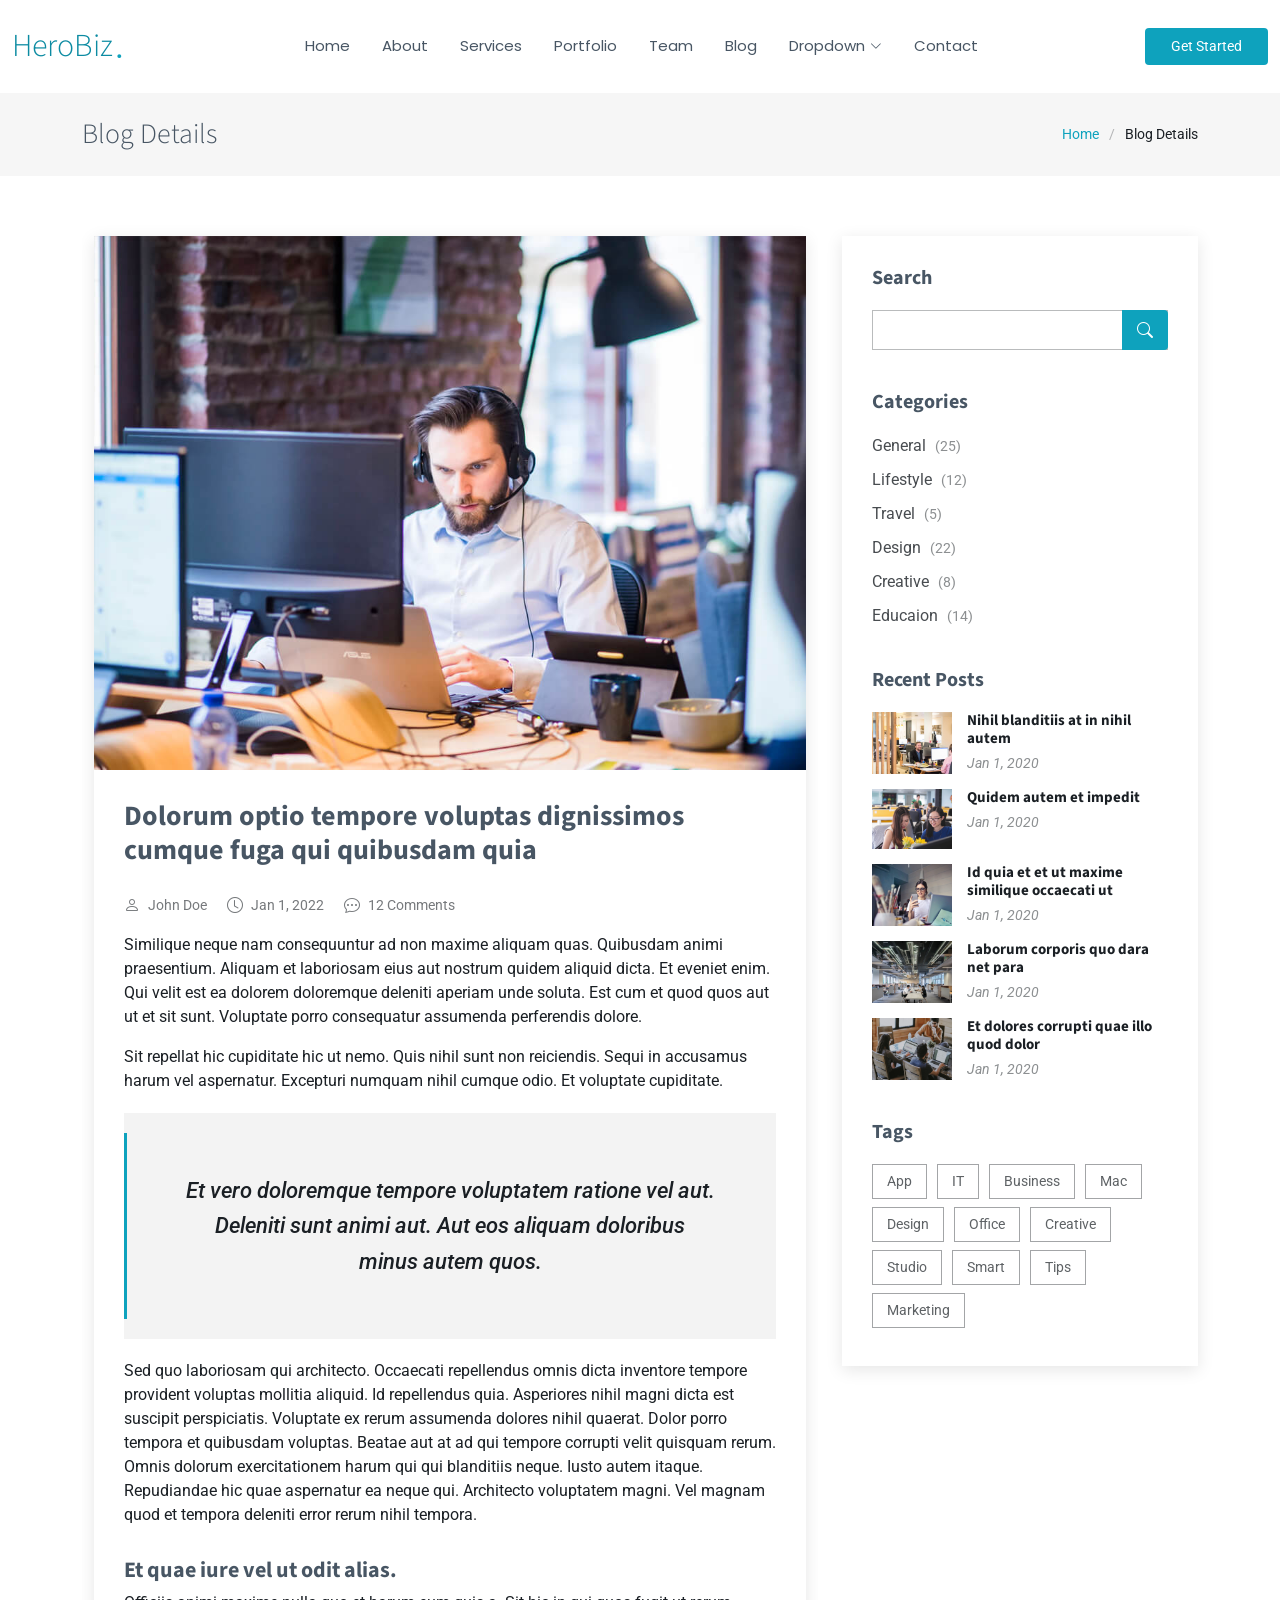
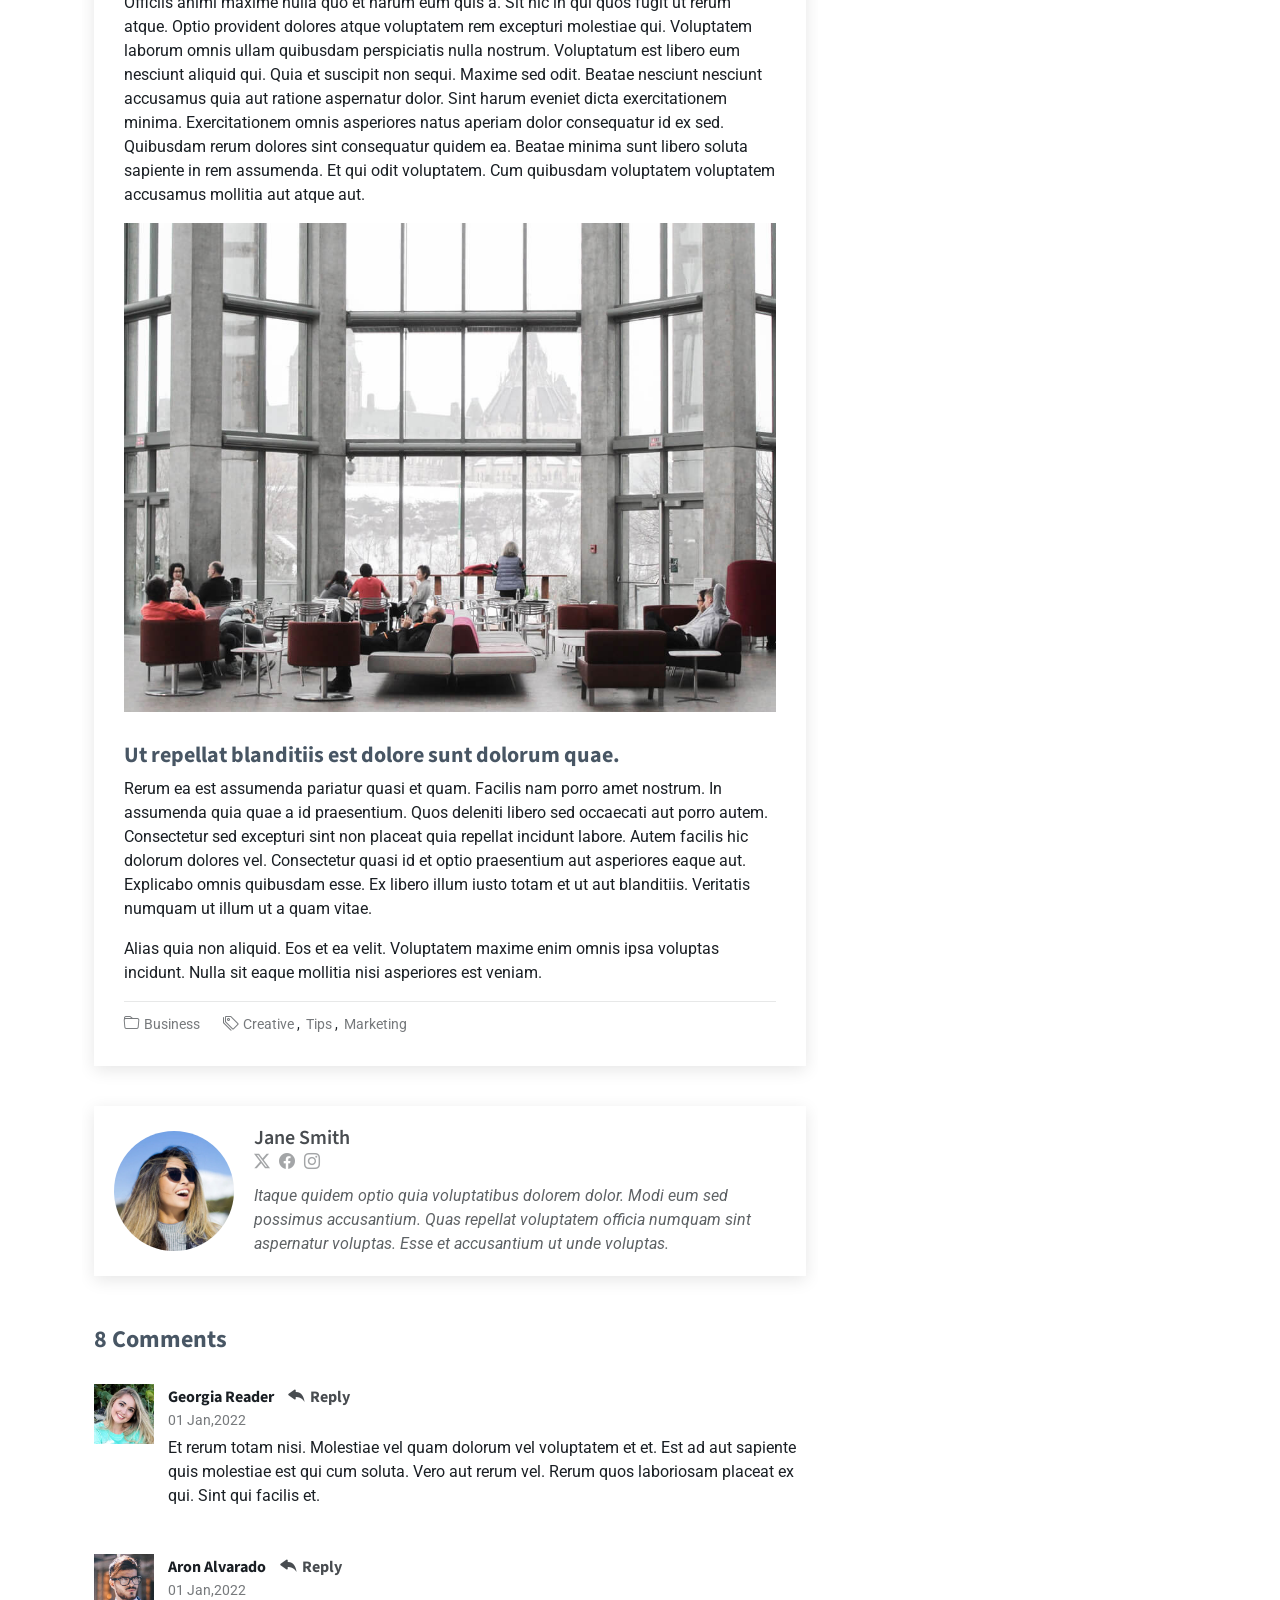
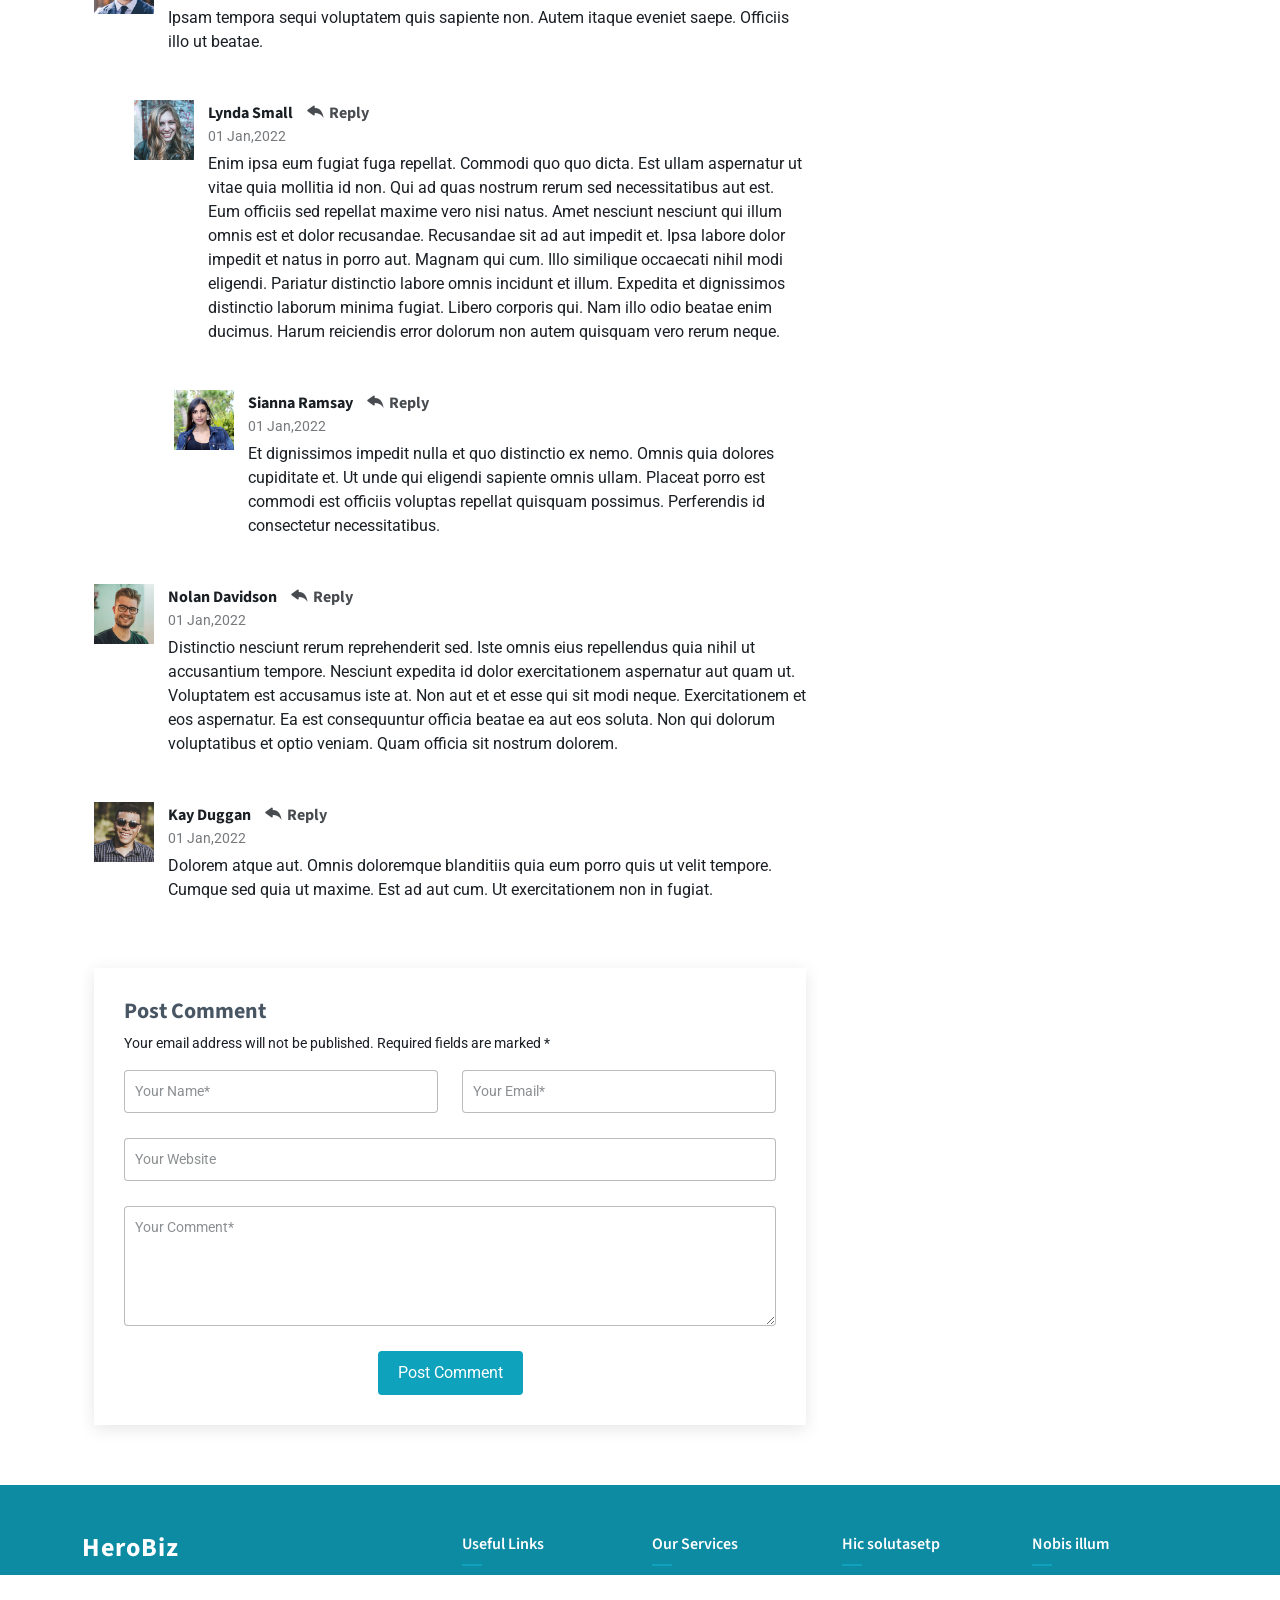
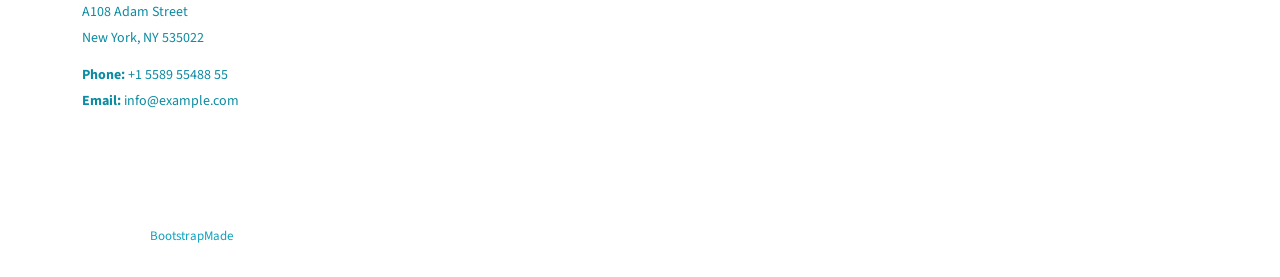
<file: blog-details.html>
<!DOCTYPE html>
<html lang="en">

<head>
  <meta charset="utf-8">
  <meta content="width=device-width, initial-scale=1.0" name="viewport">
  <title>Blog Details - HeroBiz Bootstrap Template</title>
  <meta name="description" content="">
  <meta name="keywords" content="">

  <!-- Favicons -->
  <link href="assets/img/favicon.png" rel="icon">
  <link href="assets/img/apple-touch-icon.png" rel="apple-touch-icon">

  <!-- Fonts -->
  <link href="https://fonts.googleapis.com" rel="preconnect">
  <link href="https://fonts.gstatic.com" rel="preconnect" crossorigin>
  <link href="https://fonts.googleapis.com/css2?family=Roboto:ital,wght@0,100;0,300;0,400;0,500;0,700;0,900;1,100;1,300;1,400;1,500;1,700;1,900&family=Poppins:ital,wght@0,100;0,200;0,300;0,400;0,500;0,600;0,700;0,800;0,900;1,100;1,200;1,300;1,400;1,500;1,600;1,700;1,800;1,900&family=Source+Sans+Pro:ital,wght@0,200;0,300;0,400;0,600;0,700;0,900;1,200;1,300;1,400;1,600;1,700;1,900&display=swap" rel="stylesheet">

  <!-- Vendor CSS Files -->
  <link href="assets/vendor/bootstrap/css/bootstrap.min.css" rel="stylesheet">
  <link href="assets/vendor/bootstrap-icons/bootstrap-icons.css" rel="stylesheet">
  <link href="assets/vendor/aos/aos.css" rel="stylesheet">
  <link href="assets/vendor/glightbox/css/glightbox.min.css" rel="stylesheet">
  <link href="assets/vendor/swiper/swiper-bundle.min.css" rel="stylesheet">

  <!-- Main CSS File -->
  <link href="assets/css/main.css" rel="stylesheet">

  <!-- =======================================================
  * Template Name: HeroBiz
  * Template URL: https://bootstrapmade.com/herobiz-bootstrap-business-template/
  * Updated: Aug 07 2024 with Bootstrap v5.3.3
  * Author: BootstrapMade.com
  * License: https://bootstrapmade.com/license/
  ======================================================== -->
</head>

<body class="blog-details-page">

  <header id="header" class="header d-flex align-items-center sticky-top">
    <div class="container-fluid position-relative d-flex align-items-center justify-content-between">

      <a href="index.html" class="logo d-flex align-items-center me-auto me-xl-0">
        <!-- Uncomment the line below if you also wish to use an image logo -->
        <!-- <img src="assets/img/logo.png" alt=""> -->
        <h1 class="sitename">HeroBiz</h1>
        <span>.</span>
      </a>

      <nav id="navmenu" class="navmenu">
        <ul>
          <li><a href="#hero">Home<br></a></li>
          <li><a href="#about">About</a></li>
          <li><a href="#services">Services</a></li>
          <li><a href="#portfolio">Portfolio</a></li>
          <li><a href="#team">Team</a></li>
          <li><a href="blog.html">Blog</a></li>
          <li class="dropdown"><a href="#"><span>Dropdown</span> <i class="bi bi-chevron-down toggle-dropdown"></i></a>
            <ul>
              <li><a href="#">Dropdown 1</a></li>
              <li class="dropdown"><a href="#"><span>Deep Dropdown</span> <i class="bi bi-chevron-down toggle-dropdown"></i></a>
                <ul>
                  <li><a href="#">Deep Dropdown 1</a></li>
                  <li><a href="#">Deep Dropdown 2</a></li>
                  <li><a href="#">Deep Dropdown 3</a></li>
                  <li><a href="#">Deep Dropdown 4</a></li>
                  <li><a href="#">Deep Dropdown 5</a></li>
                </ul>
              </li>
              <li><a href="#">Dropdown 2</a></li>
              <li><a href="#">Dropdown 3</a></li>
              <li><a href="#">Dropdown 4</a></li>
            </ul>
          </li>
          <li><a href="#contact">Contact</a></li>
        </ul>
        <i class="mobile-nav-toggle d-xl-none bi bi-list"></i>
      </nav>

      <a class="btn-getstarted" href="index.html#about">Get Started</a>

    </div>
  </header>

  <main class="main">

    <!-- Page Title -->
    <div class="page-title">
      <div class="container d-lg-flex justify-content-between align-items-center">
        <h1 class="mb-2 mb-lg-0">Blog Details</h1>
        <nav class="breadcrumbs">
          <ol>
            <li><a href="index.html">Home</a></li>
            <li class="current">Blog Details</li>
          </ol>
        </nav>
      </div>
    </div><!-- End Page Title -->

    <div class="container">
      <div class="row">

        <div class="col-lg-8">

          <!-- Blog Details Section -->
          <section id="blog-details" class="blog-details section">
            <div class="container">

              <article class="article">

                <div class="post-img">
                  <img src="assets/img/blog/blog-1.jpg" alt="" class="img-fluid">
                </div>

                <h2 class="title">Dolorum optio tempore voluptas dignissimos cumque fuga qui quibusdam quia</h2>

                <div class="meta-top">
                  <ul>
                    <li class="d-flex align-items-center"><i class="bi bi-person"></i> <a href="blog-details.html">John Doe</a></li>
                    <li class="d-flex align-items-center"><i class="bi bi-clock"></i> <a href="blog-details.html"><time datetime="2020-01-01">Jan 1, 2022</time></a></li>
                    <li class="d-flex align-items-center"><i class="bi bi-chat-dots"></i> <a href="blog-details.html">12 Comments</a></li>
                  </ul>
                </div><!-- End meta top -->

                <div class="content">
                  <p>
                    Similique neque nam consequuntur ad non maxime aliquam quas. Quibusdam animi praesentium. Aliquam et laboriosam eius aut nostrum quidem aliquid dicta.
                    Et eveniet enim. Qui velit est ea dolorem doloremque deleniti aperiam unde soluta. Est cum et quod quos aut ut et sit sunt. Voluptate porro consequatur assumenda perferendis dolore.
                  </p>

                  <p>
                    Sit repellat hic cupiditate hic ut nemo. Quis nihil sunt non reiciendis. Sequi in accusamus harum vel aspernatur. Excepturi numquam nihil cumque odio. Et voluptate cupiditate.
                  </p>

                  <blockquote>
                    <p>
                      Et vero doloremque tempore voluptatem ratione vel aut. Deleniti sunt animi aut. Aut eos aliquam doloribus minus autem quos.
                    </p>
                  </blockquote>

                  <p>
                    Sed quo laboriosam qui architecto. Occaecati repellendus omnis dicta inventore tempore provident voluptas mollitia aliquid. Id repellendus quia. Asperiores nihil magni dicta est suscipit perspiciatis. Voluptate ex rerum assumenda dolores nihil quaerat.
                    Dolor porro tempora et quibusdam voluptas. Beatae aut at ad qui tempore corrupti velit quisquam rerum. Omnis dolorum exercitationem harum qui qui blanditiis neque.
                    Iusto autem itaque. Repudiandae hic quae aspernatur ea neque qui. Architecto voluptatem magni. Vel magnam quod et tempora deleniti error rerum nihil tempora.
                  </p>

                  <h3>Et quae iure vel ut odit alias.</h3>
                  <p>
                    Officiis animi maxime nulla quo et harum eum quis a. Sit hic in qui quos fugit ut rerum atque. Optio provident dolores atque voluptatem rem excepturi molestiae qui. Voluptatem laborum omnis ullam quibusdam perspiciatis nulla nostrum. Voluptatum est libero eum nesciunt aliquid qui.
                    Quia et suscipit non sequi. Maxime sed odit. Beatae nesciunt nesciunt accusamus quia aut ratione aspernatur dolor. Sint harum eveniet dicta exercitationem minima. Exercitationem omnis asperiores natus aperiam dolor consequatur id ex sed. Quibusdam rerum dolores sint consequatur quidem ea.
                    Beatae minima sunt libero soluta sapiente in rem assumenda. Et qui odit voluptatem. Cum quibusdam voluptatem voluptatem accusamus mollitia aut atque aut.
                  </p>
                  <img src="assets/img/blog/blog-inside-post.jpg" class="img-fluid" alt="">

                  <h3>Ut repellat blanditiis est dolore sunt dolorum quae.</h3>
                  <p>
                    Rerum ea est assumenda pariatur quasi et quam. Facilis nam porro amet nostrum. In assumenda quia quae a id praesentium. Quos deleniti libero sed occaecati aut porro autem. Consectetur sed excepturi sint non placeat quia repellat incidunt labore. Autem facilis hic dolorum dolores vel.
                    Consectetur quasi id et optio praesentium aut asperiores eaque aut. Explicabo omnis quibusdam esse. Ex libero illum iusto totam et ut aut blanditiis. Veritatis numquam ut illum ut a quam vitae.
                  </p>
                  <p>
                    Alias quia non aliquid. Eos et ea velit. Voluptatem maxime enim omnis ipsa voluptas incidunt. Nulla sit eaque mollitia nisi asperiores est veniam.
                  </p>

                </div><!-- End post content -->

                <div class="meta-bottom">
                  <i class="bi bi-folder"></i>
                  <ul class="cats">
                    <li><a href="#">Business</a></li>
                  </ul>

                  <i class="bi bi-tags"></i>
                  <ul class="tags">
                    <li><a href="#">Creative</a></li>
                    <li><a href="#">Tips</a></li>
                    <li><a href="#">Marketing</a></li>
                  </ul>
                </div><!-- End meta bottom -->

              </article>

            </div>
          </section><!-- /Blog Details Section -->

          <!-- Blog Author Section -->
          <section id="blog-author" class="blog-author section">

            <div class="container">
              <div class="author-container d-flex align-items-center">
                <img src="assets/img/blog/blog-author.jpg" class="rounded-circle flex-shrink-0" alt="">
                <div>
                  <h4>Jane Smith</h4>
                  <div class="social-links">
                    <a href="https://x.com/#"><i class="bi bi-twitter-x"></i></a>
                    <a href="https://facebook.com/#"><i class="bi bi-facebook"></i></a>
                    <a href="https://instagram.com/#"><i class="biu bi-instagram"></i></a>
                  </div>
                  <p>
                    Itaque quidem optio quia voluptatibus dolorem dolor. Modi eum sed possimus accusantium. Quas repellat voluptatem officia numquam sint aspernatur voluptas. Esse et accusantium ut unde voluptas.
                  </p>
                </div>
              </div>
            </div>

          </section><!-- /Blog Author Section -->

          <!-- Blog Comments Section -->
          <section id="blog-comments" class="blog-comments section">

            <div class="container">

              <h4 class="comments-count">8 Comments</h4>

              <div id="comment-1" class="comment">
                <div class="d-flex">
                  <div class="comment-img"><img src="assets/img/blog/comments-1.jpg" alt=""></div>
                  <div>
                    <h5><a href="">Georgia Reader</a> <a href="#" class="reply"><i class="bi bi-reply-fill"></i> Reply</a></h5>
                    <time datetime="2020-01-01">01 Jan,2022</time>
                    <p>
                      Et rerum totam nisi. Molestiae vel quam dolorum vel voluptatem et et. Est ad aut sapiente quis molestiae est qui cum soluta.
                      Vero aut rerum vel. Rerum quos laboriosam placeat ex qui. Sint qui facilis et.
                    </p>
                  </div>
                </div>
              </div><!-- End comment #1 -->

              <div id="comment-2" class="comment">
                <div class="d-flex">
                  <div class="comment-img"><img src="assets/img/blog/comments-2.jpg" alt=""></div>
                  <div>
                    <h5><a href="">Aron Alvarado</a> <a href="#" class="reply"><i class="bi bi-reply-fill"></i> Reply</a></h5>
                    <time datetime="2020-01-01">01 Jan,2022</time>
                    <p>
                      Ipsam tempora sequi voluptatem quis sapiente non. Autem itaque eveniet saepe. Officiis illo ut beatae.
                    </p>
                  </div>
                </div>

                <div id="comment-reply-1" class="comment comment-reply">
                  <div class="d-flex">
                    <div class="comment-img"><img src="assets/img/blog/comments-3.jpg" alt=""></div>
                    <div>
                      <h5><a href="">Lynda Small</a> <a href="#" class="reply"><i class="bi bi-reply-fill"></i> Reply</a></h5>
                      <time datetime="2020-01-01">01 Jan,2022</time>
                      <p>
                        Enim ipsa eum fugiat fuga repellat. Commodi quo quo dicta. Est ullam aspernatur ut vitae quia mollitia id non. Qui ad quas nostrum rerum sed necessitatibus aut est. Eum officiis sed repellat maxime vero nisi natus. Amet nesciunt nesciunt qui illum omnis est et dolor recusandae.

                        Recusandae sit ad aut impedit et. Ipsa labore dolor impedit et natus in porro aut. Magnam qui cum. Illo similique occaecati nihil modi eligendi. Pariatur distinctio labore omnis incidunt et illum. Expedita et dignissimos distinctio laborum minima fugiat.

                        Libero corporis qui. Nam illo odio beatae enim ducimus. Harum reiciendis error dolorum non autem quisquam vero rerum neque.
                      </p>
                    </div>
                  </div>

                  <div id="comment-reply-2" class="comment comment-reply">
                    <div class="d-flex">
                      <div class="comment-img"><img src="assets/img/blog/comments-4.jpg" alt=""></div>
                      <div>
                        <h5><a href="">Sianna Ramsay</a> <a href="#" class="reply"><i class="bi bi-reply-fill"></i> Reply</a></h5>
                        <time datetime="2020-01-01">01 Jan,2022</time>
                        <p>
                          Et dignissimos impedit nulla et quo distinctio ex nemo. Omnis quia dolores cupiditate et. Ut unde qui eligendi sapiente omnis ullam. Placeat porro est commodi est officiis voluptas repellat quisquam possimus. Perferendis id consectetur necessitatibus.
                        </p>
                      </div>
                    </div>

                  </div><!-- End comment reply #2-->

                </div><!-- End comment reply #1-->

              </div><!-- End comment #2-->

              <div id="comment-3" class="comment">
                <div class="d-flex">
                  <div class="comment-img"><img src="assets/img/blog/comments-5.jpg" alt=""></div>
                  <div>
                    <h5><a href="">Nolan Davidson</a> <a href="#" class="reply"><i class="bi bi-reply-fill"></i> Reply</a></h5>
                    <time datetime="2020-01-01">01 Jan,2022</time>
                    <p>
                      Distinctio nesciunt rerum reprehenderit sed. Iste omnis eius repellendus quia nihil ut accusantium tempore. Nesciunt expedita id dolor exercitationem aspernatur aut quam ut. Voluptatem est accusamus iste at.
                      Non aut et et esse qui sit modi neque. Exercitationem et eos aspernatur. Ea est consequuntur officia beatae ea aut eos soluta. Non qui dolorum voluptatibus et optio veniam. Quam officia sit nostrum dolorem.
                    </p>
                  </div>
                </div>

              </div><!-- End comment #3 -->

              <div id="comment-4" class="comment">
                <div class="d-flex">
                  <div class="comment-img"><img src="assets/img/blog/comments-6.jpg" alt=""></div>
                  <div>
                    <h5><a href="">Kay Duggan</a> <a href="#" class="reply"><i class="bi bi-reply-fill"></i> Reply</a></h5>
                    <time datetime="2020-01-01">01 Jan,2022</time>
                    <p>
                      Dolorem atque aut. Omnis doloremque blanditiis quia eum porro quis ut velit tempore. Cumque sed quia ut maxime. Est ad aut cum. Ut exercitationem non in fugiat.
                    </p>
                  </div>
                </div>

              </div><!-- End comment #4 -->

            </div>

          </section><!-- /Blog Comments Section -->

          <!-- Comment Form Section -->
          <section id="comment-form" class="comment-form section">
            <div class="container">

              <form action="">

                <h4>Post Comment</h4>
                <p>Your email address will not be published. Required fields are marked * </p>
                <div class="row">
                  <div class="col-md-6 form-group">
                    <input name="name" type="text" class="form-control" placeholder="Your Name*">
                  </div>
                  <div class="col-md-6 form-group">
                    <input name="email" type="text" class="form-control" placeholder="Your Email*">
                  </div>
                </div>
                <div class="row">
                  <div class="col form-group">
                    <input name="website" type="text" class="form-control" placeholder="Your Website">
                  </div>
                </div>
                <div class="row">
                  <div class="col form-group">
                    <textarea name="comment" class="form-control" placeholder="Your Comment*"></textarea>
                  </div>
                </div>

                <div class="text-center">
                  <button type="submit" class="btn btn-primary">Post Comment</button>
                </div>

              </form>

            </div>
          </section><!-- /Comment Form Section -->

        </div>

        <div class="col-lg-4 sidebar">

          <div class="widgets-container">

            <!-- Search Widget -->
            <div class="search-widget widget-item">

              <h3 class="widget-title">Search</h3>
              <form action="">
                <input type="text">
                <button type="submit" title="Search"><i class="bi bi-search"></i></button>
              </form>

            </div><!--/Search Widget -->

            <!-- Categories Widget -->
            <div class="categories-widget widget-item">

              <h3 class="widget-title">Categories</h3>
              <ul class="mt-3">
                <li><a href="#">General <span>(25)</span></a></li>
                <li><a href="#">Lifestyle <span>(12)</span></a></li>
                <li><a href="#">Travel <span>(5)</span></a></li>
                <li><a href="#">Design <span>(22)</span></a></li>
                <li><a href="#">Creative <span>(8)</span></a></li>
                <li><a href="#">Educaion <span>(14)</span></a></li>
              </ul>

            </div><!--/Categories Widget -->

            <!-- Recent Posts Widget -->
            <div class="recent-posts-widget widget-item">

              <h3 class="widget-title">Recent Posts</h3>

              <div class="post-item">
                <img src="assets/img/blog/blog-recent-1.jpg" alt="" class="flex-shrink-0">
                <div>
                  <h4><a href="blog-details.html">Nihil blanditiis at in nihil autem</a></h4>
                  <time datetime="2020-01-01">Jan 1, 2020</time>
                </div>
              </div><!-- End recent post item-->

              <div class="post-item">
                <img src="assets/img/blog/blog-recent-2.jpg" alt="" class="flex-shrink-0">
                <div>
                  <h4><a href="blog-details.html">Quidem autem et impedit</a></h4>
                  <time datetime="2020-01-01">Jan 1, 2020</time>
                </div>
              </div><!-- End recent post item-->

              <div class="post-item">
                <img src="assets/img/blog/blog-recent-3.jpg" alt="" class="flex-shrink-0">
                <div>
                  <h4><a href="blog-details.html">Id quia et et ut maxime similique occaecati ut</a></h4>
                  <time datetime="2020-01-01">Jan 1, 2020</time>
                </div>
              </div><!-- End recent post item-->

              <div class="post-item">
                <img src="assets/img/blog/blog-recent-4.jpg" alt="" class="flex-shrink-0">
                <div>
                  <h4><a href="blog-details.html">Laborum corporis quo dara net para</a></h4>
                  <time datetime="2020-01-01">Jan 1, 2020</time>
                </div>
              </div><!-- End recent post item-->

              <div class="post-item">
                <img src="assets/img/blog/blog-recent-5.jpg" alt="" class="flex-shrink-0">
                <div>
                  <h4><a href="blog-details.html">Et dolores corrupti quae illo quod dolor</a></h4>
                  <time datetime="2020-01-01">Jan 1, 2020</time>
                </div>
              </div><!-- End recent post item-->

            </div><!--/Recent Posts Widget -->

            <!-- Tags Widget -->
            <div class="tags-widget widget-item">

              <h3 class="widget-title">Tags</h3>
              <ul>
                <li><a href="#">App</a></li>
                <li><a href="#">IT</a></li>
                <li><a href="#">Business</a></li>
                <li><a href="#">Mac</a></li>
                <li><a href="#">Design</a></li>
                <li><a href="#">Office</a></li>
                <li><a href="#">Creative</a></li>
                <li><a href="#">Studio</a></li>
                <li><a href="#">Smart</a></li>
                <li><a href="#">Tips</a></li>
                <li><a href="#">Marketing</a></li>
              </ul>

            </div><!--/Tags Widget -->

          </div>

        </div>

      </div>
    </div>

  </main>

  <footer id="footer" class="footer dark-background">

    <div class="footer-top">
      <div class="container">
        <div class="row gy-4">
          <div class="col-lg-4 col-md-6 footer-about">
            <a href="index.html" class="logo d-flex align-items-center">
              <span class="sitename">HeroBiz</span>
            </a>
            <div class="footer-contact pt-3">
              <p>A108 Adam Street</p>
              <p>New York, NY 535022</p>
              <p class="mt-3"><strong>Phone:</strong> <span>+1 5589 55488 55</span></p>
              <p><strong>Email:</strong> <span>info@example.com</span></p>
            </div>
          </div>

          <div class="col-lg-2 col-md-3 footer-links">
            <h4>Useful Links</h4>
            <ul>
              <li><a href="#">Home</a></li>
              <li><a href="#">About us</a></li>
              <li><a href="#">Services</a></li>
              <li><a href="#">Terms of service</a></li>
              <li><a href="#">Privacy policy</a></li>
            </ul>
          </div>

          <div class="col-lg-2 col-md-3 footer-links">
            <h4>Our Services</h4>
            <ul>
              <li><a href="#">Web Design</a></li>
              <li><a href="#">Web Development</a></li>
              <li><a href="#">Product Management</a></li>
              <li><a href="#">Marketing</a></li>
              <li><a href="#">Graphic Design</a></li>
            </ul>
          </div>

          <div class="col-lg-2 col-md-3 footer-links">
            <h4>Hic solutasetp</h4>
            <ul>
              <li><a href="#">Molestiae accusamus iure</a></li>
              <li><a href="#">Excepturi dignissimos</a></li>
              <li><a href="#">Suscipit distinctio</a></li>
              <li><a href="#">Dilecta</a></li>
              <li><a href="#">Sit quas consectetur</a></li>
            </ul>
          </div>

          <div class="col-lg-2 col-md-3 footer-links">
            <h4>Nobis illum</h4>
            <ul>
              <li><a href="#">Ipsam</a></li>
              <li><a href="#">Laudantium dolorum</a></li>
              <li><a href="#">Dinera</a></li>
              <li><a href="#">Trodelas</a></li>
              <li><a href="#">Flexo</a></li>
            </ul>
          </div>

        </div>
      </div>
    </div>

    <div class="copyright text-center">
      <div class="container d-flex flex-column flex-lg-row justify-content-center justify-content-lg-between align-items-center">

        <div class="d-flex flex-column align-items-center align-items-lg-start">
          <div>
            © Copyright <strong><span>MyWebsite</span></strong>. All Rights Reserved
          </div>
          <div class="credits">
            <!-- All the links in the footer should remain intact. -->
            <!-- You can delete the links only if you purchased the pro version. -->
            <!-- Licensing information: https://bootstrapmade.com/license/ -->
            <!-- Purchase the pro version with working PHP/AJAX contact form: https://bootstrapmade.com/herobiz-bootstrap-business-template/ -->
            Designed by <a href="https://bootstrapmade.com/">BootstrapMade</a>
          </div>
        </div>

        <div class="social-links order-first order-lg-last mb-3 mb-lg-0">
          <a href=""><i class="bi bi-twitter-x"></i></a>
          <a href=""><i class="bi bi-facebook"></i></a>
          <a href=""><i class="bi bi-instagram"></i></a>
          <a href=""><i class="bi bi-linkedin"></i></a>
        </div>

      </div>
    </div>

  </footer>

  <!-- Scroll Top -->
  <a href="#" id="scroll-top" class="scroll-top d-flex align-items-center justify-content-center"><i class="bi bi-arrow-up-short"></i></a>

  <!-- Preloader -->
  <div id="preloader"></div>

  <!-- Vendor JS Files -->
  <script src="assets/vendor/bootstrap/js/bootstrap.bundle.min.js"></script>
  <script src="assets/vendor/php-email-form/validate.js"></script>
  <script src="assets/vendor/aos/aos.js"></script>
  <script src="assets/vendor/glightbox/js/glightbox.min.js"></script>
  <script src="assets/vendor/swiper/swiper-bundle.min.js"></script>
  <script src="assets/vendor/imagesloaded/imagesloaded.pkgd.min.js"></script>
  <script src="assets/vendor/isotope-layout/isotope.pkgd.min.js"></script>

  <!-- Main JS File -->
  <script src="assets/js/main.js"></script>

</body>

</html>
</file>
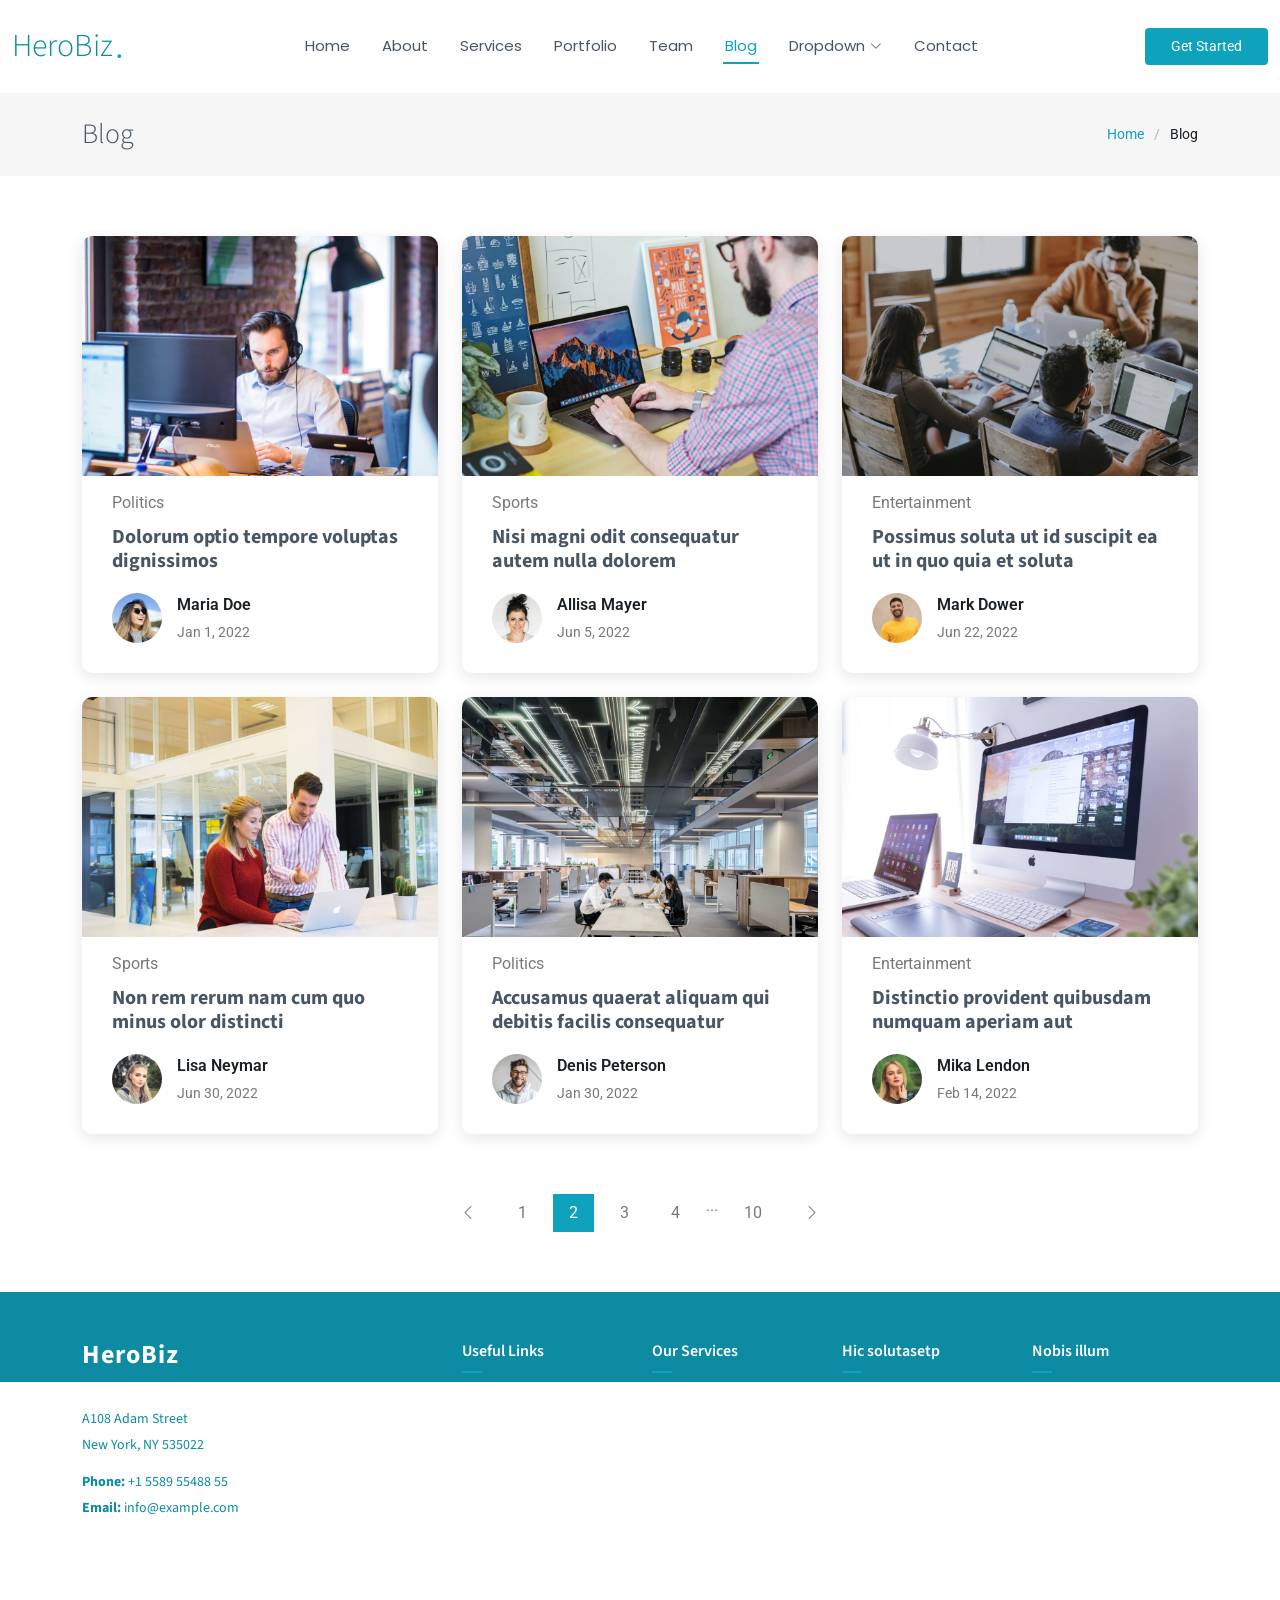
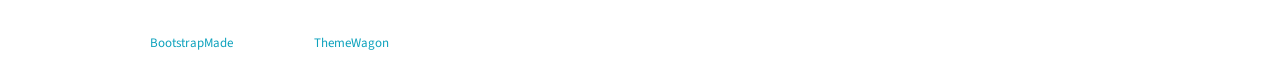
<file: blog.html>
<!DOCTYPE html>
<html lang="en">

<head>
  <meta charset="utf-8">
  <meta content="width=device-width, initial-scale=1.0" name="viewport">
  <title>Blog - HeroBiz Bootstrap Template</title>
  <meta name="description" content="">
  <meta name="keywords" content="">

  <!-- Favicons -->
  <link href="assets/img/favicon.png" rel="icon">
  <link href="assets/img/apple-touch-icon.png" rel="apple-touch-icon">

  <!-- Fonts -->
  <link href="https://fonts.googleapis.com" rel="preconnect">
  <link href="https://fonts.gstatic.com" rel="preconnect" crossorigin>
  <link href="https://fonts.googleapis.com/css2?family=Roboto:ital,wght@0,100;0,300;0,400;0,500;0,700;0,900;1,100;1,300;1,400;1,500;1,700;1,900&family=Poppins:ital,wght@0,100;0,200;0,300;0,400;0,500;0,600;0,700;0,800;0,900;1,100;1,200;1,300;1,400;1,500;1,600;1,700;1,800;1,900&family=Source+Sans+Pro:ital,wght@0,200;0,300;0,400;0,600;0,700;0,900;1,200;1,300;1,400;1,600;1,700;1,900&display=swap" rel="stylesheet">

  <!-- Vendor CSS Files -->
  <link href="assets/vendor/bootstrap/css/bootstrap.min.css" rel="stylesheet">
  <link href="assets/vendor/bootstrap-icons/bootstrap-icons.css" rel="stylesheet">
  <link href="assets/vendor/aos/aos.css" rel="stylesheet">
  <link href="assets/vendor/glightbox/css/glightbox.min.css" rel="stylesheet">
  <link href="assets/vendor/swiper/swiper-bundle.min.css" rel="stylesheet">

  <!-- Main CSS File -->
  <link href="assets/css/main.css" rel="stylesheet">

  <!-- =======================================================
  * Template Name: HeroBiz
  * Template URL: https://bootstrapmade.com/herobiz-bootstrap-business-template/
  * Updated: Aug 07 2024 with Bootstrap v5.3.3
  * Author: BootstrapMade.com
  * License: https://bootstrapmade.com/license/
  ======================================================== -->
</head>

<body class="blog-page">

  <header id="header" class="header d-flex align-items-center sticky-top">
    <div class="container-fluid position-relative d-flex align-items-center justify-content-between">

      <a href="index.html" class="logo d-flex align-items-center me-auto me-xl-0">
        <!-- Uncomment the line below if you also wish to use an image logo -->
        <!-- <img src="assets/img/logo.png" alt=""> -->
        <h1 class="sitename">HeroBiz</h1>
        <span>.</span>
      </a>

      <nav id="navmenu" class="navmenu">
        <ul>
          <li><a href="#hero">Home<br></a></li>
          <li><a href="#about">About</a></li>
          <li><a href="#services">Services</a></li>
          <li><a href="#portfolio">Portfolio</a></li>
          <li><a href="#team">Team</a></li>
          <li><a href="blog.html" class="active">Blog</a></li>
          <li class="dropdown"><a href="#"><span>Dropdown</span> <i class="bi bi-chevron-down toggle-dropdown"></i></a>
            <ul>
              <li><a href="#">Dropdown 1</a></li>
              <li class="dropdown"><a href="#"><span>Deep Dropdown</span> <i class="bi bi-chevron-down toggle-dropdown"></i></a>
                <ul>
                  <li><a href="#">Deep Dropdown 1</a></li>
                  <li><a href="#">Deep Dropdown 2</a></li>
                  <li><a href="#">Deep Dropdown 3</a></li>
                  <li><a href="#">Deep Dropdown 4</a></li>
                  <li><a href="#">Deep Dropdown 5</a></li>
                </ul>
              </li>
              <li><a href="#">Dropdown 2</a></li>
              <li><a href="#">Dropdown 3</a></li>
              <li><a href="#">Dropdown 4</a></li>
            </ul>
          </li>
          <li><a href="#contact">Contact</a></li>
        </ul>
        <i class="mobile-nav-toggle d-xl-none bi bi-list"></i>
      </nav>

      <a class="btn-getstarted" href="index.html#about">Get Started</a>

    </div>
  </header>

  <main class="main">

    <!-- Page Title -->
    <div class="page-title">
      <div class="container d-lg-flex justify-content-between align-items-center">
        <h1 class="mb-2 mb-lg-0">Blog</h1>
        <nav class="breadcrumbs">
          <ol>
            <li><a href="index.html">Home</a></li>
            <li class="current">Blog</li>
          </ol>
        </nav>
      </div>
    </div><!-- End Page Title -->

    <!-- Blog Posts Section -->
    <section id="blog-posts" class="blog-posts section">

      <div class="container">
        <div class="row gy-4">

          <div class="col-lg-4">
            <article>

              <div class="post-img">
                <img src="assets/img/blog/blog-1.jpg" alt="" class="img-fluid">
              </div>

              <p class="post-category">Politics</p>

              <h2 class="title">
                <a href="blog-details.html">Dolorum optio tempore voluptas dignissimos</a>
              </h2>

              <div class="d-flex align-items-center">
                <img src="assets/img/blog/blog-author.jpg" alt="" class="img-fluid post-author-img flex-shrink-0">
                <div class="post-meta">
                  <p class="post-author">Maria Doe</p>
                  <p class="post-date">
                    <time datetime="2022-01-01">Jan 1, 2022</time>
                  </p>
                </div>
              </div>

            </article>
          </div><!-- End post list item -->

          <div class="col-lg-4">
            <article>

              <div class="post-img">
                <img src="assets/img/blog/blog-2.jpg" alt="" class="img-fluid">
              </div>

              <p class="post-category">Sports</p>

              <h2 class="title">
                <a href="blog-details.html">Nisi magni odit consequatur autem nulla dolorem</a>
              </h2>

              <div class="d-flex align-items-center">
                <img src="assets/img/blog/blog-author-2.jpg" alt="" class="img-fluid post-author-img flex-shrink-0">
                <div class="post-meta">
                  <p class="post-author">Allisa Mayer</p>
                  <p class="post-date">
                    <time datetime="2022-01-01">Jun 5, 2022</time>
                  </p>
                </div>
              </div>

            </article>
          </div><!-- End post list item -->

          <div class="col-lg-4">
            <article>

              <div class="post-img">
                <img src="assets/img/blog/blog-3.jpg" alt="" class="img-fluid">
              </div>

              <p class="post-category">Entertainment</p>

              <h2 class="title">
                <a href="blog-details.html">Possimus soluta ut id suscipit ea ut in quo quia et soluta</a>
              </h2>

              <div class="d-flex align-items-center">
                <img src="assets/img/blog/blog-author-3.jpg" alt="" class="img-fluid post-author-img flex-shrink-0">
                <div class="post-meta">
                  <p class="post-author">Mark Dower</p>
                  <p class="post-date">
                    <time datetime="2022-01-01">Jun 22, 2022</time>
                  </p>
                </div>
              </div>

            </article>
          </div><!-- End post list item -->

          <div class="col-lg-4">
            <article>

              <div class="post-img">
                <img src="assets/img/blog/blog-4.jpg" alt="" class="img-fluid">
              </div>

              <p class="post-category">Sports</p>

              <h2 class="title">
                <a href="blog-details.html">Non rem rerum nam cum quo minus olor distincti</a>
              </h2>

              <div class="d-flex align-items-center">
                <img src="assets/img/blog/blog-author-4.jpg" alt="" class="img-fluid post-author-img flex-shrink-0">
                <div class="post-meta">
                  <p class="post-author">Lisa Neymar</p>
                  <p class="post-date">
                    <time datetime="2022-01-01">Jun 30, 2022</time>
                  </p>
                </div>
              </div>

            </article>
          </div><!-- End post list item -->

          <div class="col-lg-4">
            <article>

              <div class="post-img">
                <img src="assets/img/blog/blog-5.jpg" alt="" class="img-fluid">
              </div>

              <p class="post-category">Politics</p>

              <h2 class="title">
                <a href="blog-details.html">Accusamus quaerat aliquam qui debitis facilis consequatur</a>
              </h2>

              <div class="d-flex align-items-center">
                <img src="assets/img/blog/blog-author-5.jpg" alt="" class="img-fluid post-author-img flex-shrink-0">
                <div class="post-meta">
                  <p class="post-author">Denis Peterson</p>
                  <p class="post-date">
                    <time datetime="2022-01-01">Jan 30, 2022</time>
                  </p>
                </div>
              </div>

            </article>
          </div><!-- End post list item -->

          <div class="col-lg-4">
            <article>

              <div class="post-img">
                <img src="assets/img/blog/blog-6.jpg" alt="" class="img-fluid">
              </div>

              <p class="post-category">Entertainment</p>

              <h2 class="title">
                <a href="blog-details.html">Distinctio provident quibusdam numquam aperiam aut</a>
              </h2>

              <div class="d-flex align-items-center">
                <img src="assets/img/blog/blog-author-6.jpg" alt="" class="img-fluid post-author-img flex-shrink-0">
                <div class="post-meta">
                  <p class="post-author">Mika Lendon</p>
                  <p class="post-date">
                    <time datetime="2022-01-01">Feb 14, 2022</time>
                  </p>
                </div>
              </div>

            </article>
          </div><!-- End post list item -->

        </div>
      </div>

    </section><!-- /Blog Posts Section -->

    <!-- Blog Pagination Section -->
    <section id="blog-pagination" class="blog-pagination section">

      <div class="container">
        <div class="d-flex justify-content-center">
          <ul>
            <li><a href="#"><i class="bi bi-chevron-left"></i></a></li>
            <li><a href="#">1</a></li>
            <li><a href="#" class="active">2</a></li>
            <li><a href="#">3</a></li>
            <li><a href="#">4</a></li>
            <li>...</li>
            <li><a href="#">10</a></li>
            <li><a href="#"><i class="bi bi-chevron-right"></i></a></li>
          </ul>
        </div>
      </div>

    </section><!-- /Blog Pagination Section -->

  </main>

  <footer id="footer" class="footer dark-background">

    <div class="footer-top">
      <div class="container">
        <div class="row gy-4">
          <div class="col-lg-4 col-md-6 footer-about">
            <a href="index.html" class="logo d-flex align-items-center">
              <span class="sitename">HeroBiz</span>
            </a>
            <div class="footer-contact pt-3">
              <p>A108 Adam Street</p>
              <p>New York, NY 535022</p>
              <p class="mt-3"><strong>Phone:</strong> <span>+1 5589 55488 55</span></p>
              <p><strong>Email:</strong> <span>info@example.com</span></p>
            </div>
          </div>

          <div class="col-lg-2 col-md-3 footer-links">
            <h4>Useful Links</h4>
            <ul>
              <li><a href="#">Home</a></li>
              <li><a href="#">About us</a></li>
              <li><a href="#">Services</a></li>
              <li><a href="#">Terms of service</a></li>
              <li><a href="#">Privacy policy</a></li>
            </ul>
          </div>

          <div class="col-lg-2 col-md-3 footer-links">
            <h4>Our Services</h4>
            <ul>
              <li><a href="#">Web Design</a></li>
              <li><a href="#">Web Development</a></li>
              <li><a href="#">Product Management</a></li>
              <li><a href="#">Marketing</a></li>
              <li><a href="#">Graphic Design</a></li>
            </ul>
          </div>

          <div class="col-lg-2 col-md-3 footer-links">
            <h4>Hic solutasetp</h4>
            <ul>
              <li><a href="#">Molestiae accusamus iure</a></li>
              <li><a href="#">Excepturi dignissimos</a></li>
              <li><a href="#">Suscipit distinctio</a></li>
              <li><a href="#">Dilecta</a></li>
              <li><a href="#">Sit quas consectetur</a></li>
            </ul>
          </div>

          <div class="col-lg-2 col-md-3 footer-links">
            <h4>Nobis illum</h4>
            <ul>
              <li><a href="#">Ipsam</a></li>
              <li><a href="#">Laudantium dolorum</a></li>
              <li><a href="#">Dinera</a></li>
              <li><a href="#">Trodelas</a></li>
              <li><a href="#">Flexo</a></li>
            </ul>
          </div>

        </div>
      </div>
    </div>

    <div class="copyright text-center">
      <div class="container d-flex flex-column flex-lg-row justify-content-center justify-content-lg-between align-items-center">

        <div class="d-flex flex-column align-items-center align-items-lg-start">
          <div>
            © Copyright <strong><span>MyWebsite</span></strong>. All Rights Reserved
          </div>
          <div class="credits">
            <!-- All the links in the footer should remain intact. -->
            <!-- You can delete the links only if you purchased the pro version. -->
            <!-- Licensing information: https://bootstrapmade.com/license/ -->
            <!-- Purchase the pro version with working PHP/AJAX contact form: https://bootstrapmade.com/herobiz-bootstrap-business-template/ -->
            Designed by <a href="https://bootstrapmade.com/">BootstrapMade</a> Distributed by <a href="https://themewagon.com">ThemeWagon</a>
          </div>
        </div>

        <div class="social-links order-first order-lg-last mb-3 mb-lg-0">
          <a href=""><i class="bi bi-twitter-x"></i></a>
          <a href=""><i class="bi bi-facebook"></i></a>
          <a href=""><i class="bi bi-instagram"></i></a>
          <a href=""><i class="bi bi-linkedin"></i></a>
        </div>

      </div>
    </div>

  </footer>

  <!-- Scroll Top -->
  <a href="#" id="scroll-top" class="scroll-top d-flex align-items-center justify-content-center"><i class="bi bi-arrow-up-short"></i></a>

  <!-- Preloader -->
  <div id="preloader"></div>

  <!-- Vendor JS Files -->
  <script src="assets/vendor/bootstrap/js/bootstrap.bundle.min.js"></script>
  <script src="assets/vendor/php-email-form/validate.js"></script>
  <script src="assets/vendor/aos/aos.js"></script>
  <script src="assets/vendor/glightbox/js/glightbox.min.js"></script>
  <script src="assets/vendor/swiper/swiper-bundle.min.js"></script>
  <script src="assets/vendor/imagesloaded/imagesloaded.pkgd.min.js"></script>
  <script src="assets/vendor/isotope-layout/isotope.pkgd.min.js"></script>

  <!-- Main JS File -->
  <script src="assets/js/main.js"></script>

</body>

</html>
</file>
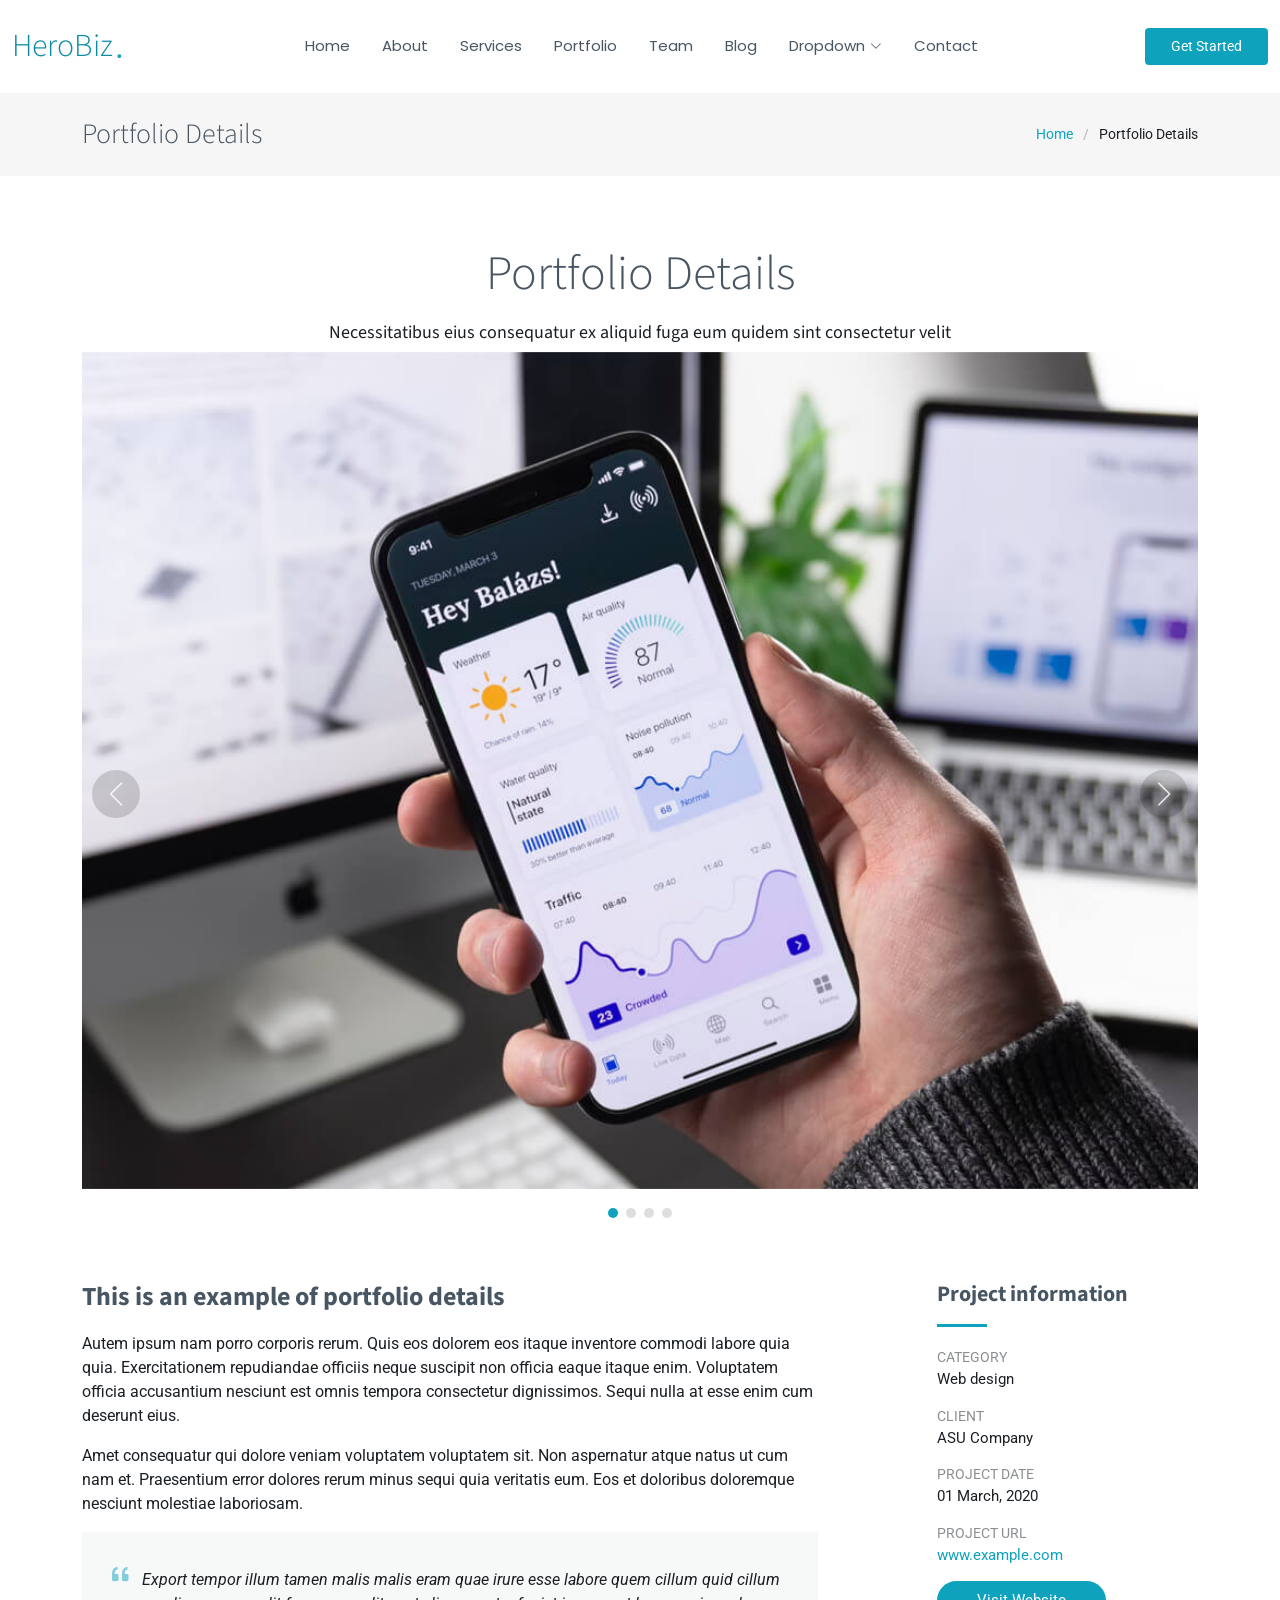
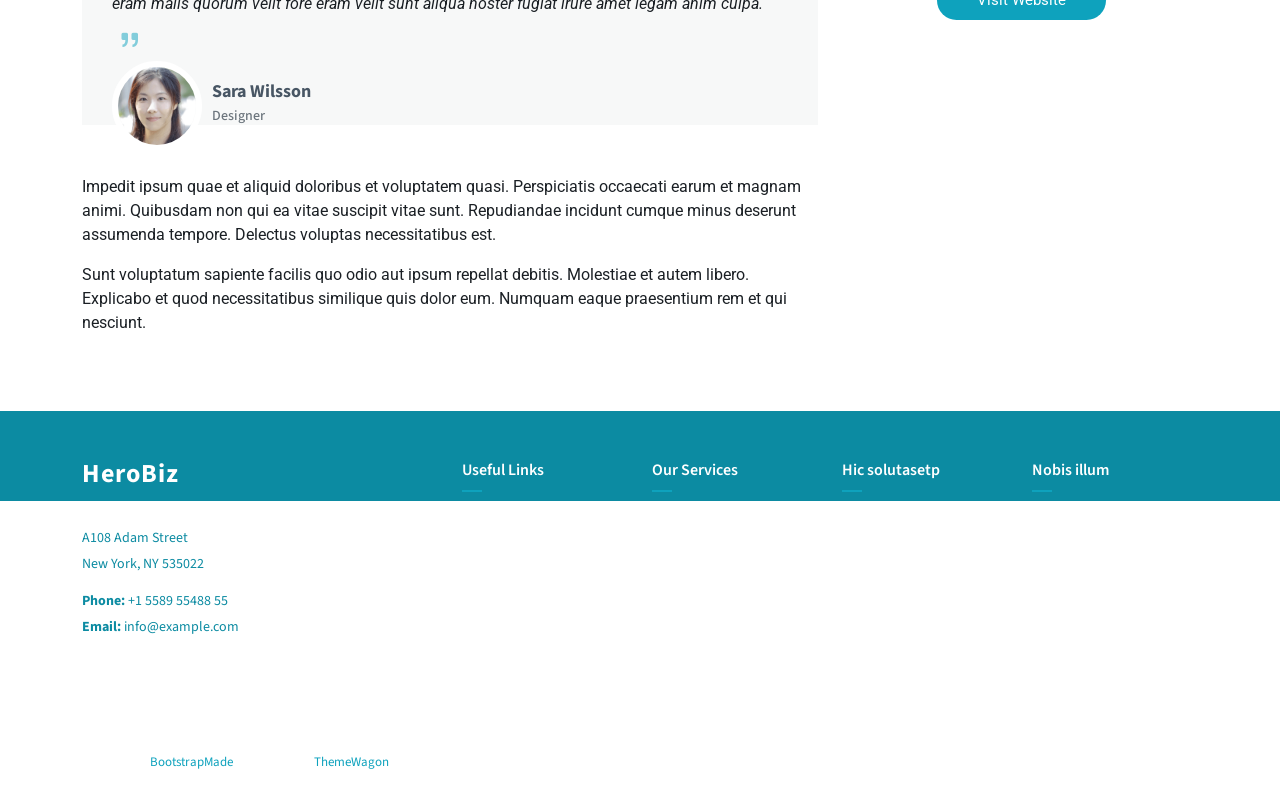
<file: portfolio-details.html>
<!DOCTYPE html>
<html lang="en">

<head>
  <meta charset="utf-8">
  <meta content="width=device-width, initial-scale=1.0" name="viewport">
  <title>Portfolio Details - HeroBiz Bootstrap Template</title>
  <meta name="description" content="">
  <meta name="keywords" content="">

  <!-- Favicons -->
  <link href="assets/img/favicon.png" rel="icon">
  <link href="assets/img/apple-touch-icon.png" rel="apple-touch-icon">

  <!-- Fonts -->
  <link href="https://fonts.googleapis.com" rel="preconnect">
  <link href="https://fonts.gstatic.com" rel="preconnect" crossorigin>
  <link href="https://fonts.googleapis.com/css2?family=Roboto:ital,wght@0,100;0,300;0,400;0,500;0,700;0,900;1,100;1,300;1,400;1,500;1,700;1,900&family=Poppins:ital,wght@0,100;0,200;0,300;0,400;0,500;0,600;0,700;0,800;0,900;1,100;1,200;1,300;1,400;1,500;1,600;1,700;1,800;1,900&family=Source+Sans+Pro:ital,wght@0,200;0,300;0,400;0,600;0,700;0,900;1,200;1,300;1,400;1,600;1,700;1,900&display=swap" rel="stylesheet">

  <!-- Vendor CSS Files -->
  <link href="assets/vendor/bootstrap/css/bootstrap.min.css" rel="stylesheet">
  <link href="assets/vendor/bootstrap-icons/bootstrap-icons.css" rel="stylesheet">
  <link href="assets/vendor/aos/aos.css" rel="stylesheet">
  <link href="assets/vendor/glightbox/css/glightbox.min.css" rel="stylesheet">
  <link href="assets/vendor/swiper/swiper-bundle.min.css" rel="stylesheet">

  <!-- Main CSS File -->
  <link href="assets/css/main.css" rel="stylesheet">

  <!-- =======================================================
  * Template Name: HeroBiz
  * Template URL: https://bootstrapmade.com/herobiz-bootstrap-business-template/
  * Updated: Aug 07 2024 with Bootstrap v5.3.3
  * Author: BootstrapMade.com
  * License: https://bootstrapmade.com/license/
  ======================================================== -->
</head>

<body class="portfolio-details-page">

  <header id="header" class="header d-flex align-items-center sticky-top">
    <div class="container-fluid position-relative d-flex align-items-center justify-content-between">

      <a href="index.html" class="logo d-flex align-items-center me-auto me-xl-0">
        <!-- Uncomment the line below if you also wish to use an image logo -->
        <!-- <img src="assets/img/logo.png" alt=""> -->
        <h1 class="sitename">HeroBiz</h1>
        <span>.</span>
      </a>

      <nav id="navmenu" class="navmenu">
        <ul>
          <li><a href="#hero">Home<br></a></li>
          <li><a href="#about">About</a></li>
          <li><a href="#services">Services</a></li>
          <li><a href="#portfolio">Portfolio</a></li>
          <li><a href="#team">Team</a></li>
          <li><a href="blog.html">Blog</a></li>
          <li class="dropdown"><a href="#"><span>Dropdown</span> <i class="bi bi-chevron-down toggle-dropdown"></i></a>
            <ul>
              <li><a href="#">Dropdown 1</a></li>
              <li class="dropdown"><a href="#"><span>Deep Dropdown</span> <i class="bi bi-chevron-down toggle-dropdown"></i></a>
                <ul>
                  <li><a href="#">Deep Dropdown 1</a></li>
                  <li><a href="#">Deep Dropdown 2</a></li>
                  <li><a href="#">Deep Dropdown 3</a></li>
                  <li><a href="#">Deep Dropdown 4</a></li>
                  <li><a href="#">Deep Dropdown 5</a></li>
                </ul>
              </li>
              <li><a href="#">Dropdown 2</a></li>
              <li><a href="#">Dropdown 3</a></li>
              <li><a href="#">Dropdown 4</a></li>
            </ul>
          </li>
          <li><a href="#contact">Contact</a></li>
        </ul>
        <i class="mobile-nav-toggle d-xl-none bi bi-list"></i>
      </nav>

      <a class="btn-getstarted" href="index.html#about">Get Started</a>

    </div>
  </header>

  <main class="main">

    <!-- Page Title -->
    <div class="page-title">
      <div class="container d-lg-flex justify-content-between align-items-center">
        <h1 class="mb-2 mb-lg-0">Portfolio Details</h1>
        <nav class="breadcrumbs">
          <ol>
            <li><a href="index.html">Home</a></li>
            <li class="current">Portfolio Details</li>
          </ol>
        </nav>
      </div>
    </div><!-- End Page Title -->

    <!-- Portfolio Details Section -->
    <section id="portfolio-details" class="portfolio-details section">

      <!-- Section Title -->
      <div class="container section-title" data-aos="fade-up">
        <h2>Portfolio Details</h2>
        <p>Necessitatibus eius consequatur ex aliquid fuga eum quidem sint consectetur velit</p>
      </div><!-- End Section Title -->

      <div class="container" data-aos="fade-up">

        <div class="portfolio-details-slider swiper init-swiper">
          <script type="application/json" class="swiper-config">
            {
              "loop": true,
              "speed": 600,
              "autoplay": {
                "delay": 5000
              },
              "slidesPerView": "auto",
              "navigation": {
                "nextEl": ".swiper-button-next",
                "prevEl": ".swiper-button-prev"
              },
              "pagination": {
                "el": ".swiper-pagination",
                "type": "bullets",
                "clickable": true
              }
            }
          </script>
          <div class="swiper-wrapper align-items-center">

            <div class="swiper-slide">
              <img src="assets/img/portfolio/app-1.jpg" alt="">
            </div>

            <div class="swiper-slide">
              <img src="assets/img/portfolio/product-1.jpg" alt="">
            </div>

            <div class="swiper-slide">
              <img src="assets/img/portfolio/branding-1.jpg" alt="">
            </div>

            <div class="swiper-slide">
              <img src="assets/img/portfolio/books-1.jpg" alt="">
            </div>

          </div>
          <div class="swiper-button-prev"></div>
          <div class="swiper-button-next"></div>
          <div class="swiper-pagination"></div>
        </div>

        <div class="row justify-content-between gy-4 mt-4">

          <div class="col-lg-8" data-aos="fade-up">
            <div class="portfolio-description">
              <h2>This is an example of portfolio details</h2>
              <p>
                Autem ipsum nam porro corporis rerum. Quis eos dolorem eos itaque inventore commodi labore quia quia. Exercitationem repudiandae officiis neque suscipit non officia eaque itaque enim. Voluptatem officia accusantium nesciunt est omnis tempora consectetur dignissimos. Sequi nulla at esse enim cum deserunt eius.
              </p>
              <p>
                Amet consequatur qui dolore veniam voluptatem voluptatem sit. Non aspernatur atque natus ut cum nam et. Praesentium error dolores rerum minus sequi quia veritatis eum. Eos et doloribus doloremque nesciunt molestiae laboriosam.
              </p>

              <div class="testimonial-item">
                <p>
                  <i class="bi bi-quote quote-icon-left"></i>
                  <span>Export tempor illum tamen malis malis eram quae irure esse labore quem cillum quid cillum eram malis quorum velit fore eram velit sunt aliqua noster fugiat irure amet legam anim culpa.</span>
                  <i class="bi bi-quote quote-icon-right"></i>
                </p>
                <div>
                  <img src="assets/img/testimonials/testimonials-2.jpg" class="testimonial-img" alt="">
                  <h3>Sara Wilsson</h3>
                  <h4>Designer</h4>
                </div>
              </div>

              <p>
                Impedit ipsum quae et aliquid doloribus et voluptatem quasi. Perspiciatis occaecati earum et magnam animi. Quibusdam non qui ea vitae suscipit vitae sunt. Repudiandae incidunt cumque minus deserunt assumenda tempore. Delectus voluptas necessitatibus est.
              </p>

              <p>
                Sunt voluptatum sapiente facilis quo odio aut ipsum repellat debitis. Molestiae et autem libero. Explicabo et quod necessitatibus similique quis dolor eum. Numquam eaque praesentium rem et qui nesciunt.
              </p>

            </div>
          </div>

          <div class="col-lg-3" data-aos="fade-up" data-aos-delay="100">
            <div class="portfolio-info">
              <h3>Project information</h3>
              <ul>
                <li><strong>Category</strong> Web design</li>
                <li><strong>Client</strong> ASU Company</li>
                <li><strong>Project date</strong> 01 March, 2020</li>
                <li><strong>Project URL</strong> <a href="#">www.example.com</a></li>
                <li><a href="#" class="btn-visit align-self-start">Visit Website</a></li>
              </ul>
            </div>
          </div>

        </div>

      </div>

    </section><!-- /Portfolio Details Section -->

  </main>

  <footer id="footer" class="footer dark-background">

    <div class="footer-top">
      <div class="container">
        <div class="row gy-4">
          <div class="col-lg-4 col-md-6 footer-about">
            <a href="index.html" class="logo d-flex align-items-center">
              <span class="sitename">HeroBiz</span>
            </a>
            <div class="footer-contact pt-3">
              <p>A108 Adam Street</p>
              <p>New York, NY 535022</p>
              <p class="mt-3"><strong>Phone:</strong> <span>+1 5589 55488 55</span></p>
              <p><strong>Email:</strong> <span>info@example.com</span></p>
            </div>
          </div>

          <div class="col-lg-2 col-md-3 footer-links">
            <h4>Useful Links</h4>
            <ul>
              <li><a href="#">Home</a></li>
              <li><a href="#">About us</a></li>
              <li><a href="#">Services</a></li>
              <li><a href="#">Terms of service</a></li>
              <li><a href="#">Privacy policy</a></li>
            </ul>
          </div>

          <div class="col-lg-2 col-md-3 footer-links">
            <h4>Our Services</h4>
            <ul>
              <li><a href="#">Web Design</a></li>
              <li><a href="#">Web Development</a></li>
              <li><a href="#">Product Management</a></li>
              <li><a href="#">Marketing</a></li>
              <li><a href="#">Graphic Design</a></li>
            </ul>
          </div>

          <div class="col-lg-2 col-md-3 footer-links">
            <h4>Hic solutasetp</h4>
            <ul>
              <li><a href="#">Molestiae accusamus iure</a></li>
              <li><a href="#">Excepturi dignissimos</a></li>
              <li><a href="#">Suscipit distinctio</a></li>
              <li><a href="#">Dilecta</a></li>
              <li><a href="#">Sit quas consectetur</a></li>
            </ul>
          </div>

          <div class="col-lg-2 col-md-3 footer-links">
            <h4>Nobis illum</h4>
            <ul>
              <li><a href="#">Ipsam</a></li>
              <li><a href="#">Laudantium dolorum</a></li>
              <li><a href="#">Dinera</a></li>
              <li><a href="#">Trodelas</a></li>
              <li><a href="#">Flexo</a></li>
            </ul>
          </div>

        </div>
      </div>
    </div>

    <div class="copyright text-center">
      <div class="container d-flex flex-column flex-lg-row justify-content-center justify-content-lg-between align-items-center">

        <div class="d-flex flex-column align-items-center align-items-lg-start">
          <div>
            © Copyright <strong><span>MyWebsite</span></strong>. All Rights Reserved
          </div>
          <div class="credits">
            <!-- All the links in the footer should remain intact. -->
            <!-- You can delete the links only if you purchased the pro version. -->
            <!-- Licensing information: https://bootstrapmade.com/license/ -->
            <!-- Purchase the pro version with working PHP/AJAX contact form: https://bootstrapmade.com/herobiz-bootstrap-business-template/ -->
            Designed by <a href="https://bootstrapmade.com/">BootstrapMade</a> Distributed by <a href="https://themewagon.com">ThemeWagon</a>
          </div>
        </div>

        <div class="social-links order-first order-lg-last mb-3 mb-lg-0">
          <a href=""><i class="bi bi-twitter-x"></i></a>
          <a href=""><i class="bi bi-facebook"></i></a>
          <a href=""><i class="bi bi-instagram"></i></a>
          <a href=""><i class="bi bi-linkedin"></i></a>
        </div>

      </div>
    </div>

  </footer>

  <!-- Scroll Top -->
  <a href="#" id="scroll-top" class="scroll-top d-flex align-items-center justify-content-center"><i class="bi bi-arrow-up-short"></i></a>

  <!-- Preloader -->
  <div id="preloader"></div>

  <!-- Vendor JS Files -->
  <script src="assets/vendor/bootstrap/js/bootstrap.bundle.min.js"></script>
  <script src="assets/vendor/php-email-form/validate.js"></script>
  <script src="assets/vendor/aos/aos.js"></script>
  <script src="assets/vendor/glightbox/js/glightbox.min.js"></script>
  <script src="assets/vendor/swiper/swiper-bundle.min.js"></script>
  <script src="assets/vendor/imagesloaded/imagesloaded.pkgd.min.js"></script>
  <script src="assets/vendor/isotope-layout/isotope.pkgd.min.js"></script>

  <!-- Main JS File -->
  <script src="assets/js/main.js"></script>

</body>

</html>
</file>
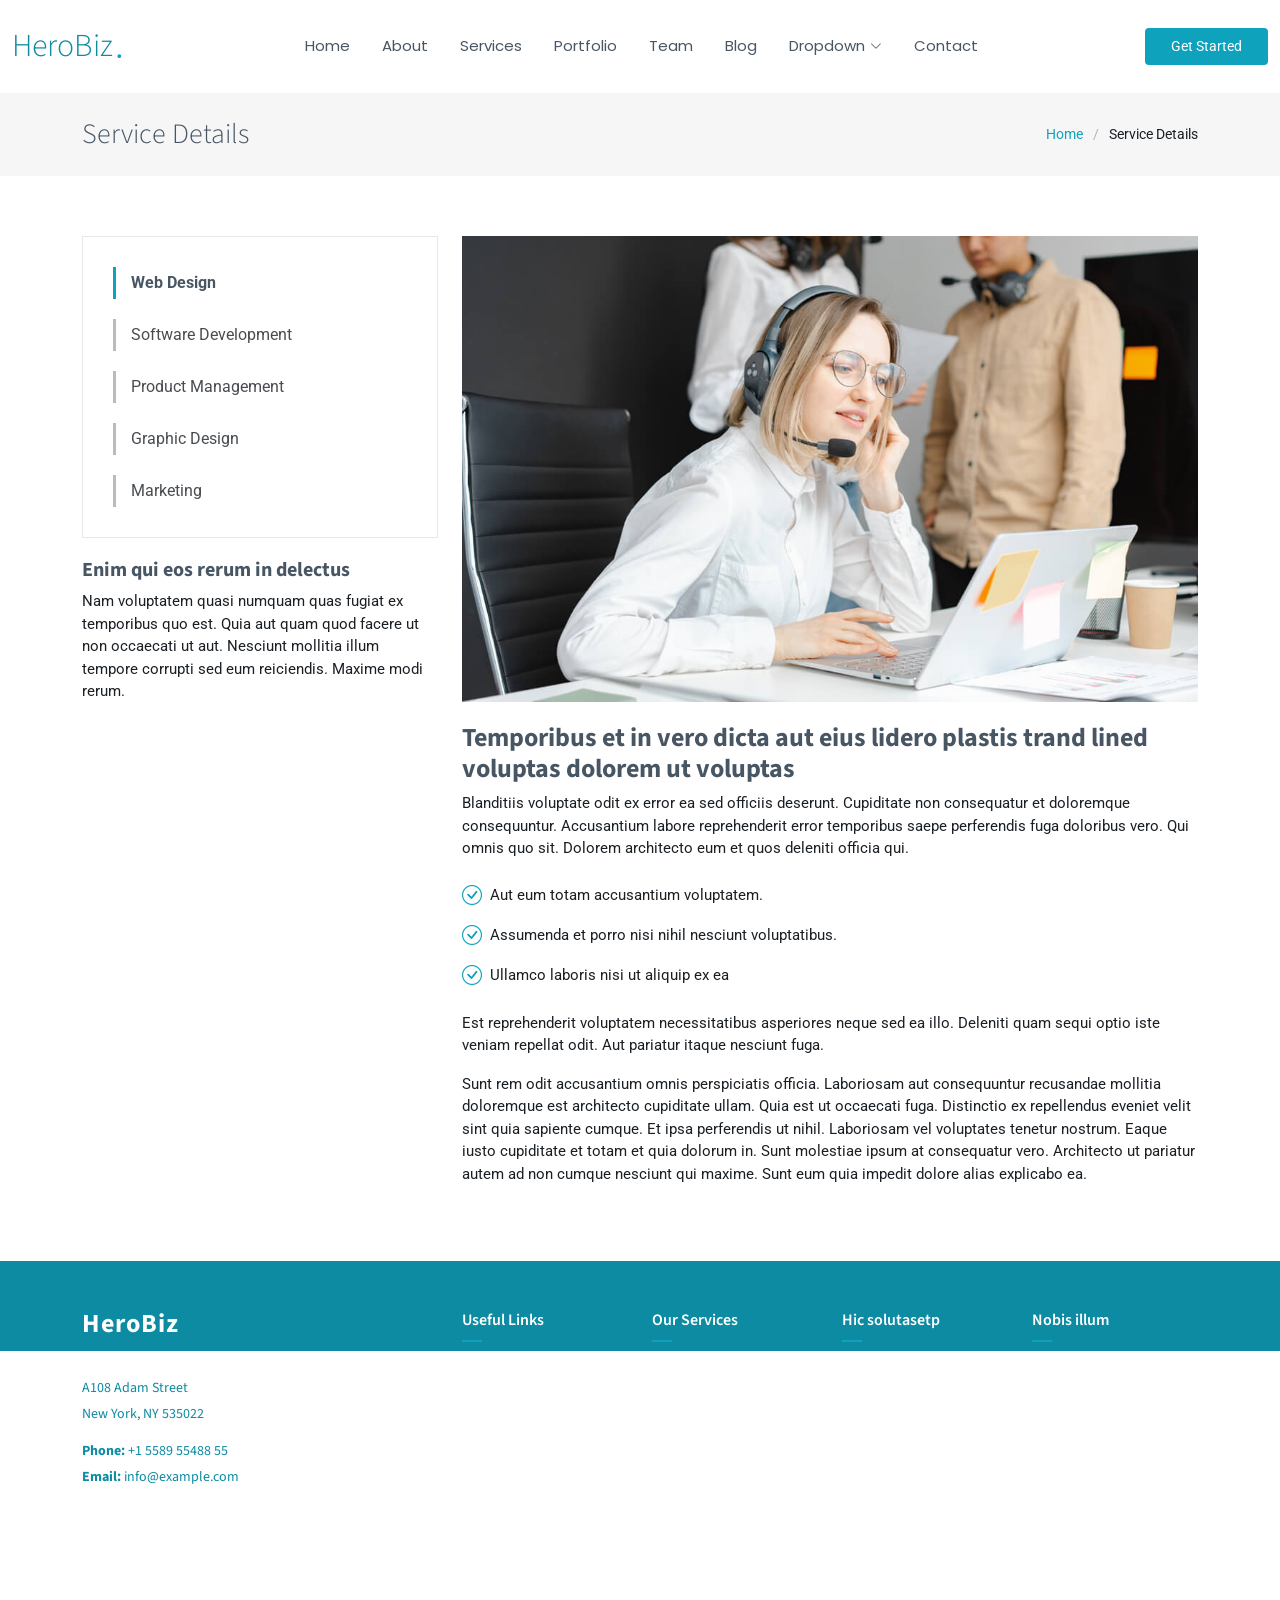
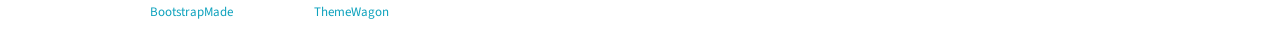
<file: service-details.html>
<!DOCTYPE html>
<html lang="en">

<head>
  <meta charset="utf-8">
  <meta content="width=device-width, initial-scale=1.0" name="viewport">
  <title>Service Details - HeroBiz Bootstrap Template</title>
  <meta name="description" content="">
  <meta name="keywords" content="">

  <!-- Favicons -->
  <link href="assets/img/favicon.png" rel="icon">
  <link href="assets/img/apple-touch-icon.png" rel="apple-touch-icon">

  <!-- Fonts -->
  <link href="https://fonts.googleapis.com" rel="preconnect">
  <link href="https://fonts.gstatic.com" rel="preconnect" crossorigin>
  <link href="https://fonts.googleapis.com/css2?family=Roboto:ital,wght@0,100;0,300;0,400;0,500;0,700;0,900;1,100;1,300;1,400;1,500;1,700;1,900&family=Poppins:ital,wght@0,100;0,200;0,300;0,400;0,500;0,600;0,700;0,800;0,900;1,100;1,200;1,300;1,400;1,500;1,600;1,700;1,800;1,900&family=Source+Sans+Pro:ital,wght@0,200;0,300;0,400;0,600;0,700;0,900;1,200;1,300;1,400;1,600;1,700;1,900&display=swap" rel="stylesheet">

  <!-- Vendor CSS Files -->
  <link href="assets/vendor/bootstrap/css/bootstrap.min.css" rel="stylesheet">
  <link href="assets/vendor/bootstrap-icons/bootstrap-icons.css" rel="stylesheet">
  <link href="assets/vendor/aos/aos.css" rel="stylesheet">
  <link href="assets/vendor/glightbox/css/glightbox.min.css" rel="stylesheet">
  <link href="assets/vendor/swiper/swiper-bundle.min.css" rel="stylesheet">

  <!-- Main CSS File -->
  <link href="assets/css/main.css" rel="stylesheet">

  <!-- =======================================================
  * Template Name: HeroBiz
  * Template URL: https://bootstrapmade.com/herobiz-bootstrap-business-template/
  * Updated: Aug 07 2024 with Bootstrap v5.3.3
  * Author: BootstrapMade.com
  * License: https://bootstrapmade.com/license/
  ======================================================== -->
</head>

<body class="service-details-page">

  <header id="header" class="header d-flex align-items-center sticky-top">
    <div class="container-fluid position-relative d-flex align-items-center justify-content-between">

      <a href="index.html" class="logo d-flex align-items-center me-auto me-xl-0">
        <!-- Uncomment the line below if you also wish to use an image logo -->
        <!-- <img src="assets/img/logo.png" alt=""> -->
        <h1 class="sitename">HeroBiz</h1>
        <span>.</span>
      </a>

      <nav id="navmenu" class="navmenu">
        <ul>
          <li><a href="#hero">Home<br></a></li>
          <li><a href="#about">About</a></li>
          <li><a href="#services">Services</a></li>
          <li><a href="#portfolio">Portfolio</a></li>
          <li><a href="#team">Team</a></li>
          <li><a href="blog.html">Blog</a></li>
          <li class="dropdown"><a href="#"><span>Dropdown</span> <i class="bi bi-chevron-down toggle-dropdown"></i></a>
            <ul>
              <li><a href="#">Dropdown 1</a></li>
              <li class="dropdown"><a href="#"><span>Deep Dropdown</span> <i class="bi bi-chevron-down toggle-dropdown"></i></a>
                <ul>
                  <li><a href="#">Deep Dropdown 1</a></li>
                  <li><a href="#">Deep Dropdown 2</a></li>
                  <li><a href="#">Deep Dropdown 3</a></li>
                  <li><a href="#">Deep Dropdown 4</a></li>
                  <li><a href="#">Deep Dropdown 5</a></li>
                </ul>
              </li>
              <li><a href="#">Dropdown 2</a></li>
              <li><a href="#">Dropdown 3</a></li>
              <li><a href="#">Dropdown 4</a></li>
            </ul>
          </li>
          <li><a href="#contact">Contact</a></li>
        </ul>
        <i class="mobile-nav-toggle d-xl-none bi bi-list"></i>
      </nav>

      <a class="btn-getstarted" href="index.html#about">Get Started</a>

    </div>
  </header>

  <main class="main">

    <!-- Page Title -->
    <div class="page-title">
      <div class="container d-lg-flex justify-content-between align-items-center">
        <h1 class="mb-2 mb-lg-0">Service Details</h1>
        <nav class="breadcrumbs">
          <ol>
            <li><a href="index.html">Home</a></li>
            <li class="current">Service Details</li>
          </ol>
        </nav>
      </div>
    </div><!-- End Page Title -->

    <!-- Service Details Section -->
    <section id="service-details" class="service-details section">

      <div class="container">

        <div class="row gy-4">

          <div class="col-lg-4" data-aos="fade-up" data-aos-delay="100">
            <div class="services-list">
              <a href="#" class="active">Web Design</a>
              <a href="#">Software Development</a>
              <a href="#">Product Management</a>
              <a href="#">Graphic Design</a>
              <a href="#">Marketing</a>
            </div>

            <h4>Enim qui eos rerum in delectus</h4>
            <p>Nam voluptatem quasi numquam quas fugiat ex temporibus quo est. Quia aut quam quod facere ut non occaecati ut aut. Nesciunt mollitia illum tempore corrupti sed eum reiciendis. Maxime modi rerum.</p>
          </div>

          <div class="col-lg-8" data-aos="fade-up" data-aos-delay="200">
            <img src="assets/img/services.jpg" alt="" class="img-fluid services-img">
            <h3>Temporibus et in vero dicta aut eius lidero plastis trand lined voluptas dolorem ut voluptas</h3>
            <p>
              Blanditiis voluptate odit ex error ea sed officiis deserunt. Cupiditate non consequatur et doloremque consequuntur. Accusantium labore reprehenderit error temporibus saepe perferendis fuga doloribus vero. Qui omnis quo sit. Dolorem architecto eum et quos deleniti officia qui.
            </p>
            <ul>
              <li><i class="bi bi-check-circle"></i> <span>Aut eum totam accusantium voluptatem.</span></li>
              <li><i class="bi bi-check-circle"></i> <span>Assumenda et porro nisi nihil nesciunt voluptatibus.</span></li>
              <li><i class="bi bi-check-circle"></i> <span>Ullamco laboris nisi ut aliquip ex ea</span></li>
            </ul>
            <p>
              Est reprehenderit voluptatem necessitatibus asperiores neque sed ea illo. Deleniti quam sequi optio iste veniam repellat odit. Aut pariatur itaque nesciunt fuga.
            </p>
            <p>
              Sunt rem odit accusantium omnis perspiciatis officia. Laboriosam aut consequuntur recusandae mollitia doloremque est architecto cupiditate ullam. Quia est ut occaecati fuga. Distinctio ex repellendus eveniet velit sint quia sapiente cumque. Et ipsa perferendis ut nihil. Laboriosam vel voluptates tenetur nostrum. Eaque iusto cupiditate et totam et quia dolorum in. Sunt molestiae ipsum at consequatur vero. Architecto ut pariatur autem ad non cumque nesciunt qui maxime. Sunt eum quia impedit dolore alias explicabo ea.
            </p>
          </div>

        </div>

      </div>

    </section><!-- /Service Details Section -->

  </main>

  <footer id="footer" class="footer dark-background">

    <div class="footer-top">
      <div class="container">
        <div class="row gy-4">
          <div class="col-lg-4 col-md-6 footer-about">
            <a href="index.html" class="logo d-flex align-items-center">
              <span class="sitename">HeroBiz</span>
            </a>
            <div class="footer-contact pt-3">
              <p>A108 Adam Street</p>
              <p>New York, NY 535022</p>
              <p class="mt-3"><strong>Phone:</strong> <span>+1 5589 55488 55</span></p>
              <p><strong>Email:</strong> <span>info@example.com</span></p>
            </div>
          </div>

          <div class="col-lg-2 col-md-3 footer-links">
            <h4>Useful Links</h4>
            <ul>
              <li><a href="#">Home</a></li>
              <li><a href="#">About us</a></li>
              <li><a href="#">Services</a></li>
              <li><a href="#">Terms of service</a></li>
              <li><a href="#">Privacy policy</a></li>
            </ul>
          </div>

          <div class="col-lg-2 col-md-3 footer-links">
            <h4>Our Services</h4>
            <ul>
              <li><a href="#">Web Design</a></li>
              <li><a href="#">Web Development</a></li>
              <li><a href="#">Product Management</a></li>
              <li><a href="#">Marketing</a></li>
              <li><a href="#">Graphic Design</a></li>
            </ul>
          </div>

          <div class="col-lg-2 col-md-3 footer-links">
            <h4>Hic solutasetp</h4>
            <ul>
              <li><a href="#">Molestiae accusamus iure</a></li>
              <li><a href="#">Excepturi dignissimos</a></li>
              <li><a href="#">Suscipit distinctio</a></li>
              <li><a href="#">Dilecta</a></li>
              <li><a href="#">Sit quas consectetur</a></li>
            </ul>
          </div>

          <div class="col-lg-2 col-md-3 footer-links">
            <h4>Nobis illum</h4>
            <ul>
              <li><a href="#">Ipsam</a></li>
              <li><a href="#">Laudantium dolorum</a></li>
              <li><a href="#">Dinera</a></li>
              <li><a href="#">Trodelas</a></li>
              <li><a href="#">Flexo</a></li>
            </ul>
          </div>

        </div>
      </div>
    </div>

    <div class="copyright text-center">
      <div class="container d-flex flex-column flex-lg-row justify-content-center justify-content-lg-between align-items-center">

        <div class="d-flex flex-column align-items-center align-items-lg-start">
          <div>
            © Copyright <strong><span>MyWebsite</span></strong>. All Rights Reserved
          </div>
          <div class="credits">
            <!-- All the links in the footer should remain intact. -->
            <!-- You can delete the links only if you purchased the pro version. -->
            <!-- Licensing information: https://bootstrapmade.com/license/ -->
            <!-- Purchase the pro version with working PHP/AJAX contact form: https://bootstrapmade.com/herobiz-bootstrap-business-template/ -->
            Designed by <a href="https://bootstrapmade.com/">BootstrapMade</a> Distributed by <a href="https://themewagon.com">ThemeWagon</a>
          </div>
        </div>

        <div class="social-links order-first order-lg-last mb-3 mb-lg-0">
          <a href=""><i class="bi bi-twitter-x"></i></a>
          <a href=""><i class="bi bi-facebook"></i></a>
          <a href=""><i class="bi bi-instagram"></i></a>
          <a href=""><i class="bi bi-linkedin"></i></a>
        </div>

      </div>
    </div>

  </footer>

  <!-- Scroll Top -->
  <a href="#" id="scroll-top" class="scroll-top d-flex align-items-center justify-content-center"><i class="bi bi-arrow-up-short"></i></a>

  <!-- Preloader -->
  <div id="preloader"></div>

  <!-- Vendor JS Files -->
  <script src="assets/vendor/bootstrap/js/bootstrap.bundle.min.js"></script>
  <script src="assets/vendor/php-email-form/validate.js"></script>
  <script src="assets/vendor/aos/aos.js"></script>
  <script src="assets/vendor/glightbox/js/glightbox.min.js"></script>
  <script src="assets/vendor/swiper/swiper-bundle.min.js"></script>
  <script src="assets/vendor/imagesloaded/imagesloaded.pkgd.min.js"></script>
  <script src="assets/vendor/isotope-layout/isotope.pkgd.min.js"></script>

  <!-- Main JS File -->
  <script src="assets/js/main.js"></script>

</body>

</html>
</file>
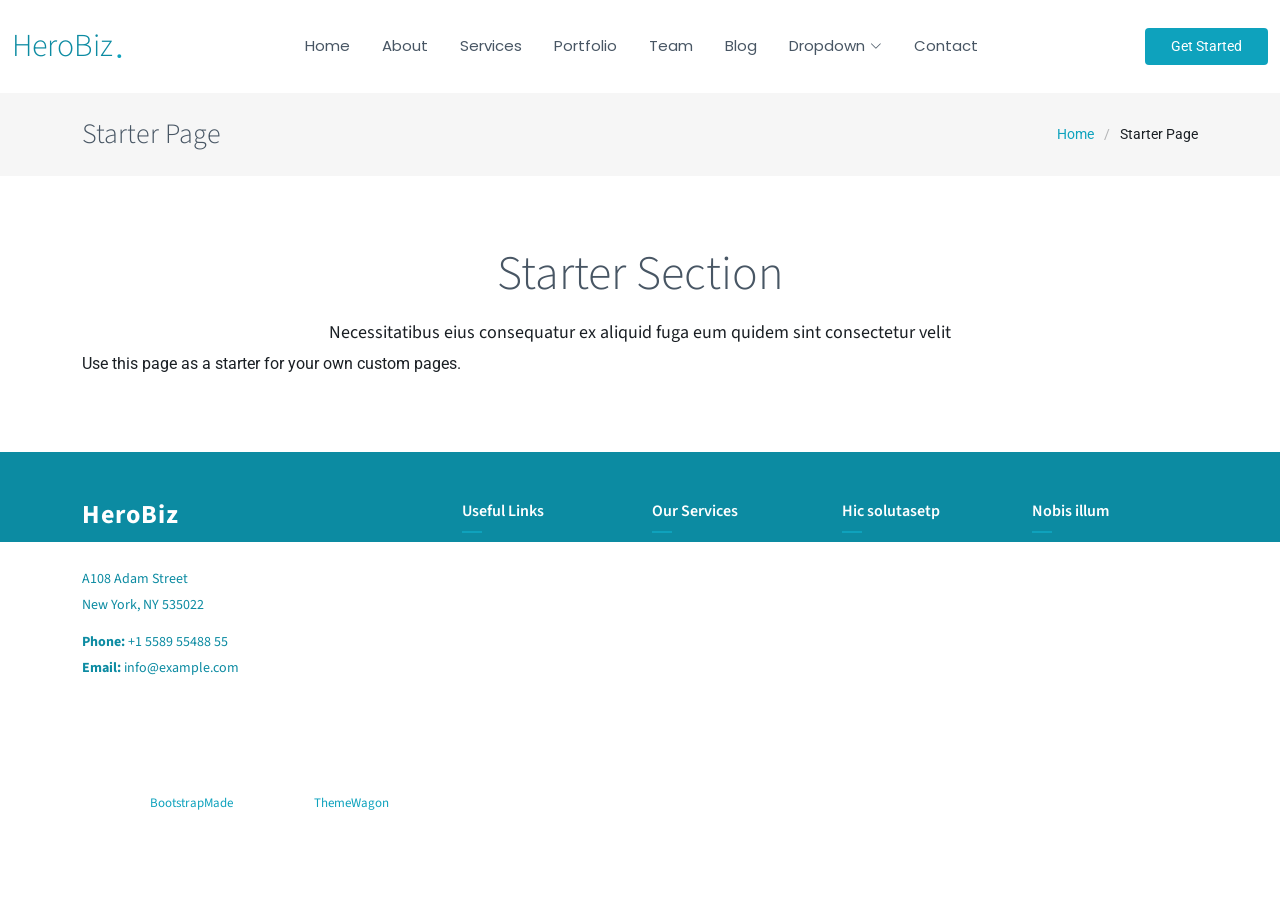
<file: starter-page.html>
<!DOCTYPE html>
<html lang="en">

<head>
  <meta charset="utf-8">
  <meta content="width=device-width, initial-scale=1.0" name="viewport">
  <title>Starter Page - HeroBiz Bootstrap Template</title>
  <meta name="description" content="">
  <meta name="keywords" content="">

  <!-- Favicons -->
  <link href="assets/img/favicon.png" rel="icon">
  <link href="assets/img/apple-touch-icon.png" rel="apple-touch-icon">

  <!-- Fonts -->
  <link href="https://fonts.googleapis.com" rel="preconnect">
  <link href="https://fonts.gstatic.com" rel="preconnect" crossorigin>
  <link href="https://fonts.googleapis.com/css2?family=Roboto:ital,wght@0,100;0,300;0,400;0,500;0,700;0,900;1,100;1,300;1,400;1,500;1,700;1,900&family=Poppins:ital,wght@0,100;0,200;0,300;0,400;0,500;0,600;0,700;0,800;0,900;1,100;1,200;1,300;1,400;1,500;1,600;1,700;1,800;1,900&family=Source+Sans+Pro:ital,wght@0,200;0,300;0,400;0,600;0,700;0,900;1,200;1,300;1,400;1,600;1,700;1,900&display=swap" rel="stylesheet">

  <!-- Vendor CSS Files -->
  <link href="assets/vendor/bootstrap/css/bootstrap.min.css" rel="stylesheet">
  <link href="assets/vendor/bootstrap-icons/bootstrap-icons.css" rel="stylesheet">
  <link href="assets/vendor/aos/aos.css" rel="stylesheet">
  <link href="assets/vendor/glightbox/css/glightbox.min.css" rel="stylesheet">
  <link href="assets/vendor/swiper/swiper-bundle.min.css" rel="stylesheet">

  <!-- Main CSS File -->
  <link href="assets/css/main.css" rel="stylesheet">

  <!-- =======================================================
  * Template Name: HeroBiz
  * Template URL: https://bootstrapmade.com/herobiz-bootstrap-business-template/
  * Updated: Aug 07 2024 with Bootstrap v5.3.3
  * Author: BootstrapMade.com
  * License: https://bootstrapmade.com/license/
  ======================================================== -->
</head>

<body class="starter-page-page">

  <header id="header" class="header d-flex align-items-center sticky-top">
    <div class="container-fluid position-relative d-flex align-items-center justify-content-between">

      <a href="index.html" class="logo d-flex align-items-center me-auto me-xl-0">
        <!-- Uncomment the line below if you also wish to use an image logo -->
        <!-- <img src="assets/img/logo.png" alt=""> -->
        <h1 class="sitename">HeroBiz</h1>
        <span>.</span>
      </a>

      <nav id="navmenu" class="navmenu">
        <ul>
          <li><a href="#hero">Home<br></a></li>
          <li><a href="#about">About</a></li>
          <li><a href="#services">Services</a></li>
          <li><a href="#portfolio">Portfolio</a></li>
          <li><a href="#team">Team</a></li>
          <li><a href="blog.html">Blog</a></li>
          <li class="dropdown"><a href="#"><span>Dropdown</span> <i class="bi bi-chevron-down toggle-dropdown"></i></a>
            <ul>
              <li><a href="#">Dropdown 1</a></li>
              <li class="dropdown"><a href="#"><span>Deep Dropdown</span> <i class="bi bi-chevron-down toggle-dropdown"></i></a>
                <ul>
                  <li><a href="#">Deep Dropdown 1</a></li>
                  <li><a href="#">Deep Dropdown 2</a></li>
                  <li><a href="#">Deep Dropdown 3</a></li>
                  <li><a href="#">Deep Dropdown 4</a></li>
                  <li><a href="#">Deep Dropdown 5</a></li>
                </ul>
              </li>
              <li><a href="#">Dropdown 2</a></li>
              <li><a href="#">Dropdown 3</a></li>
              <li><a href="#">Dropdown 4</a></li>
            </ul>
          </li>
          <li><a href="#contact">Contact</a></li>
        </ul>
        <i class="mobile-nav-toggle d-xl-none bi bi-list"></i>
      </nav>

      <a class="btn-getstarted" href="index.html#about">Get Started</a>

    </div>
  </header>

  <main class="main">

    <!-- Page Title -->
    <div class="page-title">
      <div class="container d-lg-flex justify-content-between align-items-center">
        <h1 class="mb-2 mb-lg-0">Starter Page</h1>
        <nav class="breadcrumbs">
          <ol>
            <li><a href="index.html">Home</a></li>
            <li class="current">Starter Page</li>
          </ol>
        </nav>
      </div>
    </div><!-- End Page Title -->

    <!-- Starter Section Section -->
    <section id="starter-section" class="starter-section section">

      <!-- Section Title -->
      <div class="container section-title" data-aos="fade-up">
        <h2>Starter Section</h2>
        <p>Necessitatibus eius consequatur ex aliquid fuga eum quidem sint consectetur velit</p>
      </div><!-- End Section Title -->

      <div class="container" data-aos="fade-up">
        <p>Use this page as a starter for your own custom pages.</p>
      </div>

    </section><!-- /Starter Section Section -->

  </main>

  <footer id="footer" class="footer dark-background">

    <div class="footer-top">
      <div class="container">
        <div class="row gy-4">
          <div class="col-lg-4 col-md-6 footer-about">
            <a href="index.html" class="logo d-flex align-items-center">
              <span class="sitename">HeroBiz</span>
            </a>
            <div class="footer-contact pt-3">
              <p>A108 Adam Street</p>
              <p>New York, NY 535022</p>
              <p class="mt-3"><strong>Phone:</strong> <span>+1 5589 55488 55</span></p>
              <p><strong>Email:</strong> <span>info@example.com</span></p>
            </div>
          </div>

          <div class="col-lg-2 col-md-3 footer-links">
            <h4>Useful Links</h4>
            <ul>
              <li><a href="#">Home</a></li>
              <li><a href="#">About us</a></li>
              <li><a href="#">Services</a></li>
              <li><a href="#">Terms of service</a></li>
              <li><a href="#">Privacy policy</a></li>
            </ul>
          </div>

          <div class="col-lg-2 col-md-3 footer-links">
            <h4>Our Services</h4>
            <ul>
              <li><a href="#">Web Design</a></li>
              <li><a href="#">Web Development</a></li>
              <li><a href="#">Product Management</a></li>
              <li><a href="#">Marketing</a></li>
              <li><a href="#">Graphic Design</a></li>
            </ul>
          </div>

          <div class="col-lg-2 col-md-3 footer-links">
            <h4>Hic solutasetp</h4>
            <ul>
              <li><a href="#">Molestiae accusamus iure</a></li>
              <li><a href="#">Excepturi dignissimos</a></li>
              <li><a href="#">Suscipit distinctio</a></li>
              <li><a href="#">Dilecta</a></li>
              <li><a href="#">Sit quas consectetur</a></li>
            </ul>
          </div>

          <div class="col-lg-2 col-md-3 footer-links">
            <h4>Nobis illum</h4>
            <ul>
              <li><a href="#">Ipsam</a></li>
              <li><a href="#">Laudantium dolorum</a></li>
              <li><a href="#">Dinera</a></li>
              <li><a href="#">Trodelas</a></li>
              <li><a href="#">Flexo</a></li>
            </ul>
          </div>

        </div>
      </div>
    </div>

    <div class="copyright text-center">
      <div class="container d-flex flex-column flex-lg-row justify-content-center justify-content-lg-between align-items-center">

        <div class="d-flex flex-column align-items-center align-items-lg-start">
          <div>
            © Copyright <strong><span>MyWebsite</span></strong>. All Rights Reserved
          </div>
          <div class="credits">
            <!-- All the links in the footer should remain intact. -->
            <!-- You can delete the links only if you purchased the pro version. -->
            <!-- Licensing information: https://bootstrapmade.com/license/ -->
            <!-- Purchase the pro version with working PHP/AJAX contact form: https://bootstrapmade.com/herobiz-bootstrap-business-template/ -->
            Designed by <a href="https://bootstrapmade.com/">BootstrapMade</a> Distributed by <a href="https://themewagon.com">ThemeWagon</a>
          </div>
        </div>

        <div class="social-links order-first order-lg-last mb-3 mb-lg-0">
          <a href=""><i class="bi bi-twitter-x"></i></a>
          <a href=""><i class="bi bi-facebook"></i></a>
          <a href=""><i class="bi bi-instagram"></i></a>
          <a href=""><i class="bi bi-linkedin"></i></a>
        </div>

      </div>
    </div>

  </footer>

  <!-- Scroll Top -->
  <a href="#" id="scroll-top" class="scroll-top d-flex align-items-center justify-content-center"><i class="bi bi-arrow-up-short"></i></a>

  <!-- Preloader -->
  <div id="preloader"></div>

  <!-- Vendor JS Files -->
  <script src="assets/vendor/bootstrap/js/bootstrap.bundle.min.js"></script>
  <script src="assets/vendor/php-email-form/validate.js"></script>
  <script src="assets/vendor/aos/aos.js"></script>
  <script src="assets/vendor/glightbox/js/glightbox.min.js"></script>
  <script src="assets/vendor/swiper/swiper-bundle.min.js"></script>
  <script src="assets/vendor/imagesloaded/imagesloaded.pkgd.min.js"></script>
  <script src="assets/vendor/isotope-layout/isotope.pkgd.min.js"></script>

  <!-- Main JS File -->
  <script src="assets/js/main.js"></script>

</body>

</html>
</file>
<file: HeroBiz-1.0.0/assets/css/main.css>
/**
* Template Name: HeroBiz
* Template URL: https://bootstrapmade.com/herobiz-bootstrap-business-template/
* Updated: Aug 07 2024 with Bootstrap v5.3.3
* Author: BootstrapMade.com
* License: https://bootstrapmade.com/license/
*/

/*--------------------------------------------------------------
# Font & Color Variables
# Help: https://bootstrapmade.com/color-system/
--------------------------------------------------------------*/
/* Fonts */
:root {
  --default-font: "Roboto",  system-ui, -apple-system, "Segoe UI", Roboto, "Helvetica Neue", Arial, "Noto Sans", "Liberation Sans", sans-serif, "Apple Color Emoji", "Segoe UI Emoji", "Segoe UI Symbol", "Noto Color Emoji";
  --heading-font: "Source Sans Pro",  sans-serif;
  --nav-font: "Poppins",  sans-serif;
}

/* Global Colors - The following color variables are used throughout the website. Updating them here will change the color scheme of the entire website */
:root { 
  --background-color: #ffffff; /* Background color for the entire website, including individual sections */
  --default-color: #1a1f24; /* Default color used for the majority of the text content across the entire website */
  --heading-color: #485664; /* Color for headings, subheadings and title throughout the website */
  --accent-color: #0ea2bd; /* Accent color that represents your brand on the website. It's used for buttons, links, and other elements that need to stand out */
  --surface-color: #ffffff; /* The surface color is used as a background of boxed elements within sections, such as cards, icon boxes, or other elements that require a visual separation from the global background. */
  --contrast-color: #ffffff; /* Contrast color for text, ensuring readability against backgrounds of accent, heading, or default colors. */
}

/* Nav Menu Colors - The following color variables are used specifically for the navigation menu. They are separate from the global colors to allow for more customization options */
:root {
  --nav-color: #485664;  /* The default color of the main navmenu links */
  --nav-hover-color: #0ea2bd; /* Applied to main navmenu links when they are hovered over or active */
  --nav-mobile-background-color: #ffffff; /* Used as the background color for mobile navigation menu */
  --nav-dropdown-background-color: #ffffff; /* Used as the background color for dropdown items that appear when hovering over primary navigation items */
  --nav-dropdown-color: #485664; /* Used for navigation links of the dropdown items in the navigation menu. */
  --nav-dropdown-hover-color: #0ea2bd; /* Similar to --nav-hover-color, this color is applied to dropdown navigation links when they are hovered over. */
}

/* Color Presets - These classes override global colors when applied to any section or element, providing reuse of the sam color scheme. */

.light-background {
  --background-color: #eef0f2;
  --surface-color: #ffffff;
}

.dark-background {
  --background-color: #3a4753;
  --default-color: #ffffff;
  --heading-color: #ffffff;
  --surface-color: #4f6171;
  --contrast-color: #ffffff;
}

/* Smooth scroll */
:root {
  scroll-behavior: smooth;
}

/*--------------------------------------------------------------
# General Styling & Shared Classes
--------------------------------------------------------------*/
body {
  color: var(--default-color);
  background-color: var(--background-color);
  font-family: var(--default-font);
}

a {
  color: var(--accent-color);
  text-decoration: none;
  transition: 0.3s;
}

a:hover {
  color: color-mix(in srgb, var(--accent-color), transparent 25%);
  text-decoration: none;
}

h1,
h2,
h3,
h4,
h5,
h6 {
  color: var(--heading-color);
  font-family: var(--heading-font);
}

/* Pulsating Play Button
------------------------------*/
.pulsating-play-btn {
  width: 94px;
  height: 94px;
  background: radial-gradient(var(--accent-color) 50%, color-mix(in srgb, var(--accent-color), transparent 75%) 52%);
  border-radius: 50%;
  display: block;
  position: relative;
  overflow: hidden;
}

.pulsating-play-btn:before {
  content: "";
  position: absolute;
  width: 120px;
  height: 120px;
  animation-delay: 0s;
  animation: pulsate-play-btn 2s;
  animation-direction: forwards;
  animation-iteration-count: infinite;
  animation-timing-function: steps;
  opacity: 1;
  border-radius: 50%;
  border: 5px solid color-mix(in srgb, var(--accent-color), transparent 30%);
  top: -15%;
  left: -15%;
  background: rgba(198, 16, 0, 0);
}

.pulsating-play-btn:after {
  content: "";
  position: absolute;
  left: 50%;
  top: 50%;
  transform: translateX(-40%) translateY(-50%);
  width: 0;
  height: 0;
  border-top: 10px solid transparent;
  border-bottom: 10px solid transparent;
  border-left: 15px solid #fff;
  z-index: 100;
  transition: all 400ms cubic-bezier(0.55, 0.055, 0.675, 0.19);
}

.pulsating-play-btn:hover:before {
  content: "";
  position: absolute;
  left: 50%;
  top: 50%;
  transform: translateX(-40%) translateY(-50%);
  width: 0;
  height: 0;
  border: none;
  border-top: 10px solid transparent;
  border-bottom: 10px solid transparent;
  border-left: 15px solid #fff;
  z-index: 200;
  animation: none;
  border-radius: 0;
}

.pulsating-play-btn:hover:after {
  border-left: 15px solid var(--accent-color);
  transform: scale(20);
}

@keyframes pulsate-play-btn {
  0% {
    transform: scale(0.6, 0.6);
    opacity: 1;
  }

  100% {
    transform: scale(1, 1);
    opacity: 0;
  }
}

/* PHP Email Form Messages
------------------------------*/
.php-email-form .error-message {
  display: none;
  background: #df1529;
  color: #ffffff;
  text-align: left;
  padding: 15px;
  margin-bottom: 24px;
  font-weight: 600;
}

.php-email-form .sent-message {
  display: none;
  color: #ffffff;
  background: #059652;
  text-align: center;
  padding: 15px;
  margin-bottom: 24px;
  font-weight: 600;
}

.php-email-form .loading {
  display: none;
  background: var(--surface-color);
  text-align: center;
  padding: 15px;
  margin-bottom: 24px;
}

.php-email-form .loading:before {
  content: "";
  display: inline-block;
  border-radius: 50%;
  width: 24px;
  height: 24px;
  margin: 0 10px -6px 0;
  border: 3px solid var(--accent-color);
  border-top-color: var(--surface-color);
  animation: php-email-form-loading 1s linear infinite;
}

@keyframes php-email-form-loading {
  0% {
    transform: rotate(0deg);
  }

  100% {
    transform: rotate(360deg);
  }
}

/*--------------------------------------------------------------
# Global Header
--------------------------------------------------------------*/
.header {
  color: var(--default-color);
  background-color: var(--background-color);
  padding: 20px 0;
  transition: all 0.5s;
  z-index: 997;
}

.header .logo {
  line-height: 1;
}

.header .logo img {
  max-height: 36px;
  margin-right: 8px;
}

.header .logo h1 {
  font-size: 32px;
  font-weight: 300;
  margin: 0;
  color: var(--heading-color);
}

.header .logo span {
  color: var(--accent-color);
  font-weight: 400;
  font-size: 34px;
  margin-left: 2px;
}

.header .btn-getstarted,
.header .btn-getstarted:focus {
  color: var(--contrast-color);
  background: var(--accent-color);
  font-size: 14px;
  padding: 8px 26px;
  margin: 0;
  border-radius: 4px;
  transition: 0.3s;
}

.header .btn-getstarted:hover,
.header .btn-getstarted:focus:hover {
  color: var(--contrast-color);
  background: color-mix(in srgb, var(--accent-color), transparent 15%);
}

@media (max-width: 1200px) {
  .header .logo {
    order: 1;
  }

  .header .btn-getstarted {
    order: 2;
    margin: 0 15px 0 0;
    padding: 6px 20px;
  }

  .header .navmenu {
    order: 3;
  }
}

.scrolled .header {
  box-shadow: 0px 0 18px rgba(0, 0, 0, 0.1);
}

/*--------------------------------------------------------------
# Navigation Menu
--------------------------------------------------------------*/
/* Desktop Navigation */
@media (min-width: 1200px) {
  .navmenu {
    padding: 0;
  }

  .navmenu ul {
    margin: 0;
    padding: 0;
    display: flex;
    list-style: none;
    align-items: center;
  }

  .navmenu li {
    position: relative;
  }

  .navmenu>ul>li {
    white-space: nowrap;
    padding: 15px 14px;
  }

  .navmenu>ul>li:last-child {
    padding-right: 0;
  }

  .navmenu a,
  .navmenu a:focus {
    color: var(--nav-color);
    font-size: 15px;
    padding: 0 2px;
    font-family: var(--nav-font);
    font-weight: 400;
    display: flex;
    align-items: center;
    justify-content: space-between;
    white-space: nowrap;
    transition: 0.3s;
    position: relative;
  }

  .navmenu a i,
  .navmenu a:focus i {
    font-size: 12px;
    line-height: 0;
    margin-left: 5px;
    transition: 0.3s;
  }

  .navmenu>ul>li>a:before {
    content: "";
    position: absolute;
    width: 100%;
    height: 2px;
    bottom: -6px;
    left: 0;
    background-color: var(--nav-hover-color);
    visibility: hidden;
    width: 0px;
    transition: all 0.3s ease-in-out 0s;
  }

  .navmenu a:hover:before,
  .navmenu li:hover>a:before,
  .navmenu .active:before {
    visibility: visible;
    width: 100%;
  }

  .navmenu li:hover>a,
  .navmenu .active,
  .navmenu .active:focus {
    color: var(--nav-hover-color);
  }

  .navmenu .dropdown ul {
    margin: 0;
    padding: 10px 0;
    background: var(--nav-dropdown-background-color);
    display: block;
    position: absolute;
    visibility: hidden;
    left: 14px;
    top: 130%;
    opacity: 0;
    transition: 0.3s;
    border-radius: 4px;
    z-index: 99;
    box-shadow: 0px 0px 30px rgba(0, 0, 0, 0.1);
  }

  .navmenu .dropdown ul li {
    min-width: 200px;
  }

  .navmenu .dropdown ul a {
    padding: 10px 20px;
    font-size: 15px;
    text-transform: none;
    color: var(--nav-dropdown-color);
  }

  .navmenu .dropdown ul a i {
    font-size: 12px;
  }

  .navmenu .dropdown ul a:hover,
  .navmenu .dropdown ul .active:hover,
  .navmenu .dropdown ul li:hover>a {
    color: var(--nav-dropdown-hover-color);
  }

  .navmenu .dropdown:hover>ul {
    opacity: 1;
    top: 100%;
    visibility: visible;
  }

  .navmenu .dropdown .dropdown ul {
    top: 0;
    left: -90%;
    visibility: hidden;
  }

  .navmenu .dropdown .dropdown:hover>ul {
    opacity: 1;
    top: 0;
    left: -100%;
    visibility: visible;
  }
}

/* Mobile Navigation */
@media (max-width: 1199px) {
  .mobile-nav-toggle {
    color: var(--nav-color);
    font-size: 28px;
    line-height: 0;
    margin-right: 10px;
    cursor: pointer;
    transition: color 0.3s;
  }

  .navmenu {
    padding: 0;
    z-index: 9997;
  }

  .navmenu ul {
    display: none;
    list-style: none;
    position: absolute;
    inset: 60px 20px 20px 20px;
    padding: 10px 0;
    margin: 0;
    border-radius: 6px;
    background-color: var(--nav-mobile-background-color);
    border: 1px solid color-mix(in srgb, var(--default-color), transparent 90%);
    box-shadow: none;
    overflow-y: auto;
    transition: 0.3s;
    z-index: 9998;
  }

  .navmenu a,
  .navmenu a:focus {
    color: var(--nav-dropdown-color);
    padding: 10px 20px;
    font-family: var(--nav-font);
    font-size: 17px;
    font-weight: 500;
    display: flex;
    align-items: center;
    justify-content: space-between;
    white-space: nowrap;
    transition: 0.3s;
  }

  .navmenu a i,
  .navmenu a:focus i {
    font-size: 12px;
    line-height: 0;
    margin-left: 5px;
    width: 30px;
    height: 30px;
    display: flex;
    align-items: center;
    justify-content: center;
    border-radius: 50%;
    transition: 0.3s;
    background-color: color-mix(in srgb, var(--accent-color), transparent 90%);
  }

  .navmenu a i:hover,
  .navmenu a:focus i:hover {
    background-color: var(--accent-color);
    color: var(--contrast-color);
  }

  .navmenu a:hover,
  .navmenu .active,
  .navmenu .active:focus {
    color: var(--nav-dropdown-hover-color);
  }

  .navmenu .active i,
  .navmenu .active:focus i {
    background-color: var(--accent-color);
    color: var(--contrast-color);
    transform: rotate(180deg);
  }

  .navmenu .dropdown ul {
    position: static;
    display: none;
    z-index: 99;
    padding: 10px 0;
    margin: 10px 20px;
    background-color: var(--nav-dropdown-background-color);
    transition: all 0.5s ease-in-out;
  }

  .navmenu .dropdown ul ul {
    background-color: rgba(33, 37, 41, 0.1);
  }

  .navmenu .dropdown>.dropdown-active {
    display: block;
    background-color: rgba(33, 37, 41, 0.03);
  }

  .mobile-nav-active {
    overflow: hidden;
  }

  .mobile-nav-active .mobile-nav-toggle {
    color: #fff;
    position: absolute;
    font-size: 32px;
    top: 15px;
    right: 15px;
    margin-right: 0;
    z-index: 9999;
  }

  .mobile-nav-active .navmenu {
    position: fixed;
    overflow: hidden;
    inset: 0;
    background: rgba(33, 37, 41, 0.8);
    transition: 0.3s;
  }

  .mobile-nav-active .navmenu>ul {
    display: block;
  }
}

/*--------------------------------------------------------------
# Global Footer
--------------------------------------------------------------*/
.footer {
  color: var(--default-color);
  background-color: var(--background-color);
  font-size: 14px;
  position: relative;
}

.footer .footer-top {
  background-color: color-mix(in srgb, var(--background-color), white 5%);
  padding-top: 50px;
}

.footer .footer-about .logo {
  line-height: 1;
  margin-bottom: 25px;
}

.footer .footer-about .logo img {
  max-height: 40px;
  margin-right: 6px;
}

.footer .footer-about .logo span {
  color: var(--heading-color);
  font-family: var(--heading-font);
  font-size: 26px;
  font-weight: 700;
  letter-spacing: 1px;
}

.footer .footer-about p {
  font-size: 14px;
  font-family: var(--heading-font);
}

.footer h4 {
  font-size: 16px;
  font-weight: 600;
  position: relative;
  padding-bottom: 12px;
  margin-bottom: 15px;
}

.footer h4::after {
  content: "";
  position: absolute;
  display: block;
  width: 20px;
  height: 2px;
  background: var(--accent-color);
  bottom: 0;
  left: 0;
}

.footer .footer-links {
  margin-bottom: 30px;
}

.footer .footer-links ul {
  list-style: none;
  padding: 0;
  margin: 0;
}

.footer .footer-links ul i {
  padding-right: 2px;
  font-size: 12px;
  line-height: 0;
}

.footer .footer-links ul li {
  padding: 10px 0;
  display: flex;
  align-items: center;
}

.footer .footer-links ul li:first-child {
  padding-top: 0;
}

.footer .footer-links ul a {
  color: color-mix(in srgb, var(--default-color), transparent 30%);
  display: inline-block;
  line-height: 1;
}

.footer .footer-links ul a:hover {
  color: var(--accent-color);
}

.footer .footer-contact p {
  margin-bottom: 5px;
}

.footer .copyright {
  padding: 30px 0;
}

.footer .copyright p {
  margin-bottom: 0;
}

.footer .credits {
  margin-top: 5px;
  font-size: 13px;
}

.footer .social-links a {
  font-size: 18px;
  display: inline-block;
  background: color-mix(in srgb, var(--default-color), transparent 90%);
  color: var(--contrast-color);
  line-height: 1;
  padding: 8px 0;
  margin-right: 4px;
  border-radius: 4px;
  text-align: center;
  width: 36px;
  height: 36px;
  transition: 0.3s;
}

.footer .social-links a:hover {
  background: var(--accent-color);
  text-decoration: none;
}

/*--------------------------------------------------------------
# Preloader
--------------------------------------------------------------*/
#preloader {
  position: fixed;
  inset: 0;
  z-index: 9999;
  overflow: hidden;
  background-color: var(--background-color);
  transition: all 0.6s ease-out;
  width: 100%;
  height: 100vh;
}

#preloader:before,
#preloader:after {
  content: "";
  position: absolute;
  border: 4px solid var(--accent-color);
  border-radius: 50%;
  animation: animate-preloader 2s cubic-bezier(0, 0.2, 0.8, 1) infinite;
}

#preloader:after {
  animation-delay: -0.5s;
}

@keyframes animate-preloader {
  0% {
    width: 10px;
    height: 10px;
    top: calc(50% - 5px);
    left: calc(50% - 5px);
    opacity: 1;
  }

  100% {
    width: 72px;
    height: 72px;
    top: calc(50% - 36px);
    left: calc(50% - 36px);
    opacity: 0;
  }
}

/*--------------------------------------------------------------
# Scroll Top Button
--------------------------------------------------------------*/
.scroll-top {
  position: fixed;
  visibility: hidden;
  opacity: 0;
  right: 15px;
  bottom: 15px;
  z-index: 99999;
  background-color: var(--accent-color);
  width: 40px;
  height: 40px;
  border-radius: 4px;
  transition: all 0.4s;
}

.scroll-top i {
  font-size: 24px;
  color: var(--contrast-color);
  line-height: 0;
}

.scroll-top:hover {
  background-color: color-mix(in srgb, var(--accent-color), transparent 20%);
  color: var(--contrast-color);
}

.scroll-top.active {
  visibility: visible;
  opacity: 1;
}

/*--------------------------------------------------------------
# Disable aos animation delay on mobile devices
--------------------------------------------------------------*/
@media screen and (max-width: 768px) {
  [data-aos-delay] {
    transition-delay: 0 !important;
  }
}

/*--------------------------------------------------------------
# Global Page Titles & Breadcrumbs
--------------------------------------------------------------*/
.page-title {
  --background-color: color-mix(in srgb, var(--default-color), transparent 96%);
  color: var(--default-color);
  background-color: var(--background-color);
  padding: 25px 0;
  position: relative;
}

.page-title h1 {
  font-size: 28px;
  font-weight: 300;
}

.page-title .breadcrumbs ol {
  display: flex;
  flex-wrap: wrap;
  list-style: none;
  padding: 0;
  margin: 0;
  font-size: 14px;
}

.page-title .breadcrumbs ol li+li {
  padding-left: 10px;
}

.page-title .breadcrumbs ol li+li::before {
  content: "/";
  display: inline-block;
  padding-right: 10px;
  color: color-mix(in srgb, var(--default-color), transparent 70%);
}

/*--------------------------------------------------------------
# Global Sections
--------------------------------------------------------------*/
section,
.section {
  color: var(--default-color);
  background-color: var(--background-color);
  padding: 60px 0;
  scroll-margin-top: 100px;
  overflow: clip;
}

@media (max-width: 1199px) {

  section,
  .section {
    scroll-margin-top: 66px;
  }
}

/*--------------------------------------------------------------
# Global Section Titles
--------------------------------------------------------------*/
.section-title {
  text-align: center;
  padding-bottom:60px;
  font-family: "Source Sans Pro", sans-serif; 
  position: relative;
  margin-top: 10px;
}

.section-title h2 {
  font-size: 48px;
  font-weight: 300;
  margin-bottom: 15px;
}

.section-title p {
  margin-bottom: 0;
  font-family: "Source Sans Pro", sans-serif; 

}

/*--------------------------------------------------------------
# Hero Section
--------------------------------------------------------------*/
.hero {
  width: 100%;
  min-height: 50vh;
  position: relative;
  padding: 120px 0 60px 0;
  display: flex;
  align-items: center;
  background: url("../img/hero-bg-light.webp") center center;
  background-size: cover;
}


/* White Transparent Layer */
/* .hero::before {
  content: "";
  position: absolute;
  top: 0;
  left: 0;
  width: 100%;
  height: 100%;
  background: rgba(255, 255, 255, 0.5); /* 50% white transparency */
  /* z-index: 1;
} */
/* Ensuring the content appears above the overlay */
/* .hero .container {
  position: relative;
  z-index: 2;
} */ */

.hero h1 {
  margin: 0 0 10px 0;
  font-size: 48px;
  font-weight: 300;
}

.hero h1 span {
  color: var(--accent-color);
}

.hero p {
  color: color-mix(in srgb, var(--default-color), transparent 30%);
  margin: 5px 0 30px 0;
  font-size: 20px;
  font-weight: 400;
}

.hero .btn-get-started {
  color: var(--contrast-color);
  background: var(--accent-color);
  font-family: var(--heading-font);
  font-weight: 400;
  font-size: 15px;
  letter-spacing: 1px;
  display: inline-block;
  padding: 10px 28px;
  border-radius: 4px;
  transition: 0.5s;
}

.hero .btn-get-started:hover {
  color: var(--contrast-color);
  background: color-mix(in srgb, var(--accent-color), transparent 15%);
}

.hero .btn-watch-video {
  font-size: 16px;
  transition: 0.5s;
  margin-left: 25px;
  color: var(--default-color);
  font-weight: 500;
}

.hero .btn-watch-video i {
  color: var(--accent-color);
  font-size: 32px;
  transition: 0.3s;
  line-height: 0;
  margin-right: 8px;
}

.hero .btn-watch-video:hover {
  color: var(--accent-color);
}

.hero .btn-watch-video:hover i {
  color: color-mix(in srgb, var(--accent-color), transparent 15%);
}

.hero .animated {
  margin-bottom: 60px;
  animation: up-down 2s ease-in-out infinite alternate-reverse both;
}

@media (min-width: 992px) {
  .hero .animated {
    max-width: 45%;
  }
}

@media (max-width: 991px) {
  .hero .animated {
    max-width: 60%;
  }
}

@media (max-width: 575px) {
  .hero .animated {
    max-width: 80%;
  }
}

@media (max-width: 640px) {
  .hero h1 {
    font-size: 28px;
    line-height: 36px;
  }

  .hero p {
    font-size: 18px;
    line-height: 24px;
    margin-bottom: 30px;
  }

  .hero .btn-get-started,
  .hero .btn-watch-video {
    font-size: 13px;
  }
}

@keyframes up-down {
  0% {
    transform: translateY(10px);
  }

  100% {
    transform: translateY(-10px);
  }
}

/*--------------------------------------------------------------
# Featured Services Section
--------------------------------------------------------------*/
.featured-services .service-item {
  background: #fff;
  padding: 30px;
  border-radius: 10px;
  text-align: center;
  transition: all 0.3s ease-in-out;
  box-shadow: 0px 4px 15px rgba(0, 0, 0, 0.1);
  height: 250px; /* Ensuring same height for all */
  width: 90%; /* Responsive width */
  display: flex;
  flex-direction: column;
  font-weight: 300;
  font-size: 32px;
  margin-bottom: 20px;
  margin-top: 20px;
  align-items: center;
  justify-content: center;
  font-size: 32px;
}

.featured-services .service-item:hover {
  transform: translateY(-10px);
  box-shadow: 0px 8px 25px rgba(0, 0, 0, 0.2);
}

.featured-services .service-item h4 {
  font-size: 18px;
  font-weight: bold;
  margin-top: 20px;
}

/* Uniform image sizes */
.featured-services .service-icon {
  width: 120px;  /* Fixed width */
  height: 120px; /* Fixed height */
  object-fit: contain; /* Maintain proportions */
  transition: transform 0.3s ease-in-out;
}

.featured-services .service-item:hover .service-icon {
  transform: scale(1.1);
}

/* Ensuring equal height alignment */
.featured-services .row {
  display: flex;
  align-items: stretch;
}

.featured-services .col-xl-3 {
  display: flex;
}

/*--------------------------------------------------------------
# About Section
--------------------------------------------------------------*/
.about .about-img {
  position: relative;
  margin: 60px 0 0 60px;
}

.about .about-img:before {
  position: absolute;
  inset: -60px 0 0 -60px;
  content: "";
  background: url("../img/about-bg.png") top left;
  background-repeat: no-repeat;
  z-index: 1;
}

.about .about-img img {
  position: relative;
  z-index: 2;
}

@media (max-width: 575px) {
  .about .about-img {
    margin: 30px 0 0 30px;
  }

  .about .about-img:before {
    inset: -30px 0 0 -30px;
  }
}


.about h3 {
  font-weight: 300;
  font-size: 32px;
  margin-bottom: 20px;
}

@media (max-width: 768px) {
  .about h3 {
    font-size: 28px;
  }
}

.about .nav-pills {
  border-bottom: 1px solid color-mix(in srgb, var(--default-color), transparent 85%);
}

.about .nav-pills li+li {
  margin-left: 40px;
}

.about .nav-link {
  background: none;
  font-size: 18px;
  font-weight: 400;
  color: var(--default-color);
  padding: 12px 0;
  margin-bottom: -2px;
  border-radius: 0;
}

.about .nav-link.active {
  color: var(--accent-color);
  background: none;
  border-bottom: 3px solid var(--accent-color);
}

@media (max-width: 575px) {
  .about .nav-link {
    font-size: 16px;
  }
}

.about .tab-content h4 {
  font-size: 18px;
  margin: 0;
  font-weight: 700;
  color: var(--default-color);
}

.about .tab-content i {
  font-size: 22px;
  line-height: 0;
  margin-right: 8px;
  color: var(--accent-color);
}

/*--------------------------------------------------------------
# Clients Section
--------------------------------------------------------------*/
.clients {
  padding: 20px 0;
}

.clients .client-logo {
  display: flex;
  justify-content: center;
  align-items: center;
  overflow: hidden;
}

.clients .client-logo img {
  padding: 20px 40px;
  max-width: 90%;
  transition: 0.3s;
  opacity: 0.5;
  filter: grayscale(100);
}

.clients .client-logo img:hover {
  filter: none;
  opacity: 1;
}

@media (max-width: 640px) {
  .clients .client-logo img {
    padding: 20px;
  }
}

/*--------------------------------------------------------------
# Call To Action Section
--------------------------------------------------------------*/
.call-to-action {
  padding: 0;
}

.call-to-action .container {
  padding: 80px;
  background: color-mix(in srgb, var(--default-color), transparent 96%);
  border-radius: 15px;
}

@media (max-width: 992px) {
  .call-to-action .container {
    padding: 60px;
  }
}

.call-to-action .content h3 {
  font-size: 48px;
  font-weight: 700;
}

.call-to-action .content h3 em {
  font-style: normal;
  position: relative;
  z-index: 1;
}

.call-to-action .content h3 em:after {
  content: "";
  position: absolute;
  left: 0;
  right: 0;
  bottom: 10px;
  height: 10px;
  background: color-mix(in srgb, var(--accent-color), transparent 30%);
  z-index: -1;
}

.call-to-action .content p {
  color: color-mix(in srgb, var(--default-color), transparent 20%);
  font-weight: 400;
  font-size: 18px;
}

.call-to-action .content .cta-btn {
  color: var(--contrast-color);
  font-weight: 500;
  font-size: 16px;
  display: inline-block;
  padding: 12px 40px;
  border-radius: 5px;
  transition: 0.5s;
  margin-top: 10px;
  background: var(--accent-color);
}

.call-to-action .content .cta-btn:hover {
  background: color-mix(in srgb, var(--accent-color) 90%, black 15%);
}

.call-to-action .img {
  position: relative;
}

.call-to-action .img:before {
  content: "";
  position: absolute;
  inset: 0;
  background: color-mix(in srgb, var(--contrast-color), transparent 20%);
  border-radius: 15px;
  transform: rotate(6deg);
  z-index: 2;
}

.call-to-action .img:after {
  content: "";
  position: absolute;
  inset: 0;
  background: color-mix(in srgb, var(--default-color), transparent 95%);
  border-radius: 15px;
  transform: rotate(12deg);
  z-index: 1;
}

.call-to-action .img img {
  position: relative;
  z-index: 3;
  border-radius: 15px;
  z-index: 3;
}

/*--------------------------------------------------------------
# Onfocus Section
--------------------------------------------------------------*/
.onfocus {
  padding: 0;
}

.onfocus .video-play {
  min-height: 400px;
  background: linear-gradient(color-mix(in srgb, var(--background-color), transparent 90%), color-mix(in srgb, var(--background-color), transparent 75%)), url("../img/onfocus-video-bg.jpg") center center;
  background-size: cover;
}

.onfocus .content {
  background: linear-gradient(color-mix(in srgb, var(--background-color), transparent 90%), color-mix(in srgb, var(--background-color), transparent 75%)), url("../img/onfocus-content-bg.jpg") center center;
  background-size: cover;
  padding: 40px;
}

@media (min-width: 768px) {
  .onfocus .content {
    padding: 80px;
  }
}

.onfocus .content h3 {
  font-weight: 600;
  font-size: 32px;
}

.onfocus .content ul {
  list-style: none;
  padding: 0;
}

.onfocus .content ul li {
  padding-bottom: 10px;
}

.onfocus .content ul i {
  font-size: 20px;
  padding-right: 4px;
  color: var(--accent-color);
}

.onfocus .content p:last-child {
  margin-bottom: 0;
}

.onfocus .content .read-more {
  font-weight: 500;
  font-size: 16px;
  letter-spacing: 1px;
  padding: 12px 24px;
  border-radius: 5px;
  transition: 0.3s;
  display: -nline-flex;
  align-items: center;
  justify-content: center;
  color: var(--contrast-color);
  background: var(--accent-color);
}

.onfocus .content .read-more i {
  font-size: 18px;
  margin-left: 5px;
  line-height: 0;
  transition: 0.3s;
}

.onfocus .content .read-more:hover {
  background: color-mix(in srgb, var(--accent-color) 90%, black 15%);
  padding-right: 19px;
}

.onfocus .content .read-more:hover i {
  margin-left: 10px;
}

.onfocus .pulsating-play-btn {
  position: absolute;
  left: calc(50% - 47px);
  top: calc(50% - 47px);
}

/*--------------------------------------------------------------
# Features Section
--------------------------------------------------------------*/
.features .nav-tabs {
  border: 0;
}

.features .nav-link {
  background-color: var(--surface-color);
  color: var(--color-secondary);
  border: 0;
  padding: 25px 20px;
  box-shadow: 5px 5px 25px rgba(0, 0, 0, 0.1);
  border-radius: 0;
  display: flex;
  align-items: center;
  justify-content: center;
  flex-direction: column;
  transition: 0s;
  cursor: pointer;
  height: 100%;
}

.features .nav-link i {
  font-size: 32px;
  line-height: 0;
}

.features .nav-link h4 {
  font-size: 20px;
  font-weight: 600;
  margin: 10px 0 0 0;
}

.features .nav-link:hover {
  color: var(--accent-color);
}

.features .nav-link:hover,
.features .nav-link.active {
  transition: 0.3s;
  background: var(--accent-color);
  color: var(--contrast-color) !important;
  border-color: var(--accent-color);
}

.features .nav-link:hover h4,
.features .nav-link.active h4 {
  color: var(--contrast-color);
}

.features .nav-link:hover i,
.features .nav-link.active i {
  color: var(--contrast-color) !important;
}

.features .tab-content {
  margin-top: 30px;
}

.features .tab-pane.active {
  animation: fadeIn 0.5s ease-out;
}

.features .tab-pane h3 {
  font-weight: 600;
  font-size: 28px;
}

.features .tab-pane ul {
  list-style: none;
  padding: 0;
}

.features .tab-pane ul li {
  padding-bottom: 10px;
}

.features .tab-pane ul i {
  font-size: 24px;
  margin-right: 4px;
  color: var(--accent-color);
}

.features .tab-pane p:last-child {
  margin-bottom: 0;
}

/*--------------------------------------------------------------
# Services Section
--------------------------------------------------------------*/

.services .img {
  border-radius: 8px;
  overflow: hidden;
}

.services .img img {
  transition: 0.6s;
}
.services.section-title h3{
  height:4px;
}
.services .section-title{
  margin-bottom:40px;
}
.services .details {
  background: color-mix(in srgb, var(--surface-color), transparent 5%);
  padding: 50px 30px;
  margin: -100px 30px 0 30px;
  transition: all ease-in-out 0.3s;
  position: relative;
  text-align: center;
  border-radius: 8px;
  box-shadow: 0px 0 25px rgba(0, 0, 0, 0.1);
  font-family: "Source Sans Pro", sans-serif;
}

.services .details .icon {
  margin: 0;
  width: 72px;
  height: 72px;
  background: var(--accent-color);
  color: var(--contrast-color);
  border: 6px solid var(--contrast-color);
  border-radius: 50px;
  display: flex;
  align-items: center;
  justify-content: center;
  margin-bottom: 20px;
  font-size: 28px;
  transition: ease-in-out 0.3s;
  position: absolute;
  top: -36px;
  left: calc(50% - 36px);
}

.services .details h3 {
  font-family: "Source Sans Pro", sans-serif;
  margin: 5px 0 15px 0;
  font-size: 22px;
  transition: ease-in-out 0.3s;
}

.services .details p {
  color: color-mix(in srgb, var(--default-color), transparent 10%);
  line-height: 24px;
  font-size: 16px;
  margin-bottom: 0;
}

.services .service-item:hover .details h3 {
  color: var(--accent-color);
}

.services .service-item:hover .details .icon {
  background: var(--surface-color);
  border: 2px solid var(--accent-color);
}

.services .service-item:hover .details .icon i {
  color: var(--accent-color);
}

.services .service-item:hover .img img {
  transform: scale(1.2);
}

/*--------------------------------------------------------------
# Testimonials Section
--------------------------------------------------------------*/
.testimonials {
  padding: 80px 0;
  position: relative;
}

.testimonials:before {
  content: "";
  background: #ffff;
  position: absolute;
  inset: 0;
  z-index: 2;
}

.testimonials .testimonials-bg {
  position: absolute;
  inset: 0;
  display: block;
  width: 100%;
  height: 100%;
  object-fit: cover;
  z-index: 1;
}

.testimonials .container {
  position: relative;
  z-index: 3;
}

.testimonials .testimonials-carousel,
.testimonials .testimonials-slider {
  overflow: hidden;
}

.testimonials .testimonial-item {
  text-align: center;
  
}

.testimonials .testimonial-item .testimonial-img {
  width: 100px;
  border-radius: 50%;
  border: 6px solid color-mix(in srgb, var(--default-color), transparent 85%);
  margin: 0 auto;
}

.testimonials .testimonial-item h3 {
  font-size: 20px;
  font-weight: bold;
  margin: 10px 0 5px 0;
}

.testimonials .testimonial-item h4 {
  font-size: 14px;
  margin: 0 0 15px 0;
  color: color-mix(in srgb, var(--default-color), transparent 40%);
}

.testimonials .testimonial-item .stars {
  margin-bottom: 15px;
}

.testimonials .testimonial-item .stars i {
  color: #ffc107;
  margin: 0 1px;
}

.testimonials .testimonial-item .quote-icon-left,
.testimonials .testimonial-item .quote-icon-right {
  color: color-mix(in srgb, var(--default-color), transparent 40%);
  font-size: 26px;
  line-height: 0;
}

.testimonials .testimonial-item .quote-icon-left {
  display: inline-block;
  left: -5px;
  position: relative;
}

.testimonials .testimonial-item .quote-icon-right {
  display: inline-block;
  right: -5px;
  position: relative;
  top: 10px;
  transform: scale(-1, -1);
}

.testimonials .testimonial-item p {
  font-style: italic;
  margin: 0 auto 15px auto;
}

.testimonials .swiper-wrapper {
  height: auto;
}

.testimonials .swiper-pagination {
  margin-top: 20px;
  position: relative;
}

.testimonials .swiper-pagination .swiper-pagination-bullet {
  width: 12px;
  height: 12px;
  background-color: color-mix(in srgb, var(--default-color), transparent 50%);
  opacity: 0.5;
}

.testimonials .swiper-pagination .swiper-pagination-bullet-active {
  background-color: var(--default-color);
  opacity: 1;
}

@media (min-width: 992px) {
  .testimonials .testimonial-item p {
    width: 80%;
  }
}

/*--------------------------------------------------------------
# Pricing Section
--------------------------------------------------------------*/
.pricing .pricing-item {
  background-color: var(--backgroun-color);
  padding: 60px 40px;
  box-shadow: 0 3px 20px -2px rgba(0, 0, 0, 0.1);
  height: 100%;
  display: flex;
  flex-direction: column;
  border: 1px solid color-mix(in srgb, var(--default-color), transparent 90%);
  border-radius: 10px;
  overflow: hidden;
}

.pricing .pricing-header {
  background: linear-gradient(rgba(0, 0, 0, 0.6), rgba(0, 0, 0, 0.3)), url("../img/pricing-bg.jpg") center center;
  background-size: cover;
  text-align: center;
  padding: 40px;
  margin: -60px -40px 0;
}

.pricing h3 {
  font-weight: 600;
  margin-bottom: 5px;
  font-size: 36px;
  color: var(--contrast-color);
}

.pricing h4 {
  font-size: 48px;
  color: var(--contrast-color);
  font-weight: 400;
  margin-bottom: 0;
}

.pricing h4 sup {
  font-size: 28px;
}

.pricing h4 span {
  color: color-mix(in srgb, var(--contrast-color), transparent 20%);
  font-size: 24px;
}

.pricing ul {
  padding: 30px 0;
  list-style: none;
  color: color-mix(in srgb, var(--default-color), transparent 30%);
  text-align: left;
  line-height: 20px;
}

.pricing ul li {
  padding: 10px 0;
  display: flex;
  align-items: center;
}

.pricing ul i {
  color: var(--accent-color);
  font-size: 36px;
  padding-right: 3px;
  line-height: 0;
}

.pricing ul .na {
  color: color-mix(in srgb, var(--default-color), transparent 60%);
}

.pricing ul .na i {
  color: color-mix(in srgb, var(--default-color), transparent 60%);
  font-size: 24px;
  padding-left: 4px;
}

.pricing ul .na span {
  text-decoration: line-through;
}

.pricing .buy-btn {
  display: inline-block;
  padding: 12px 40px;
  border-radius: 6px;
  color: var(--default-color);
  transition: none;
  font-size: 16px;
  font-weight: 500;
  transition: 0.3s;
  border: 1px solid var(--default-color);
}

.pricing .buy-btn:hover {
  background: var(--accent-color);
  color: var(--contrast-color);
  border-color: var(--accent-color);
}

.pricing .featured {
  border-color: var(--accent-color);
}

.pricing .featured .pricing-header {
  background: linear-gradient(color-mix(in srgb, var(--accent-color), transparent 10%), color-mix(in srgb, var(--accent-color), transparent 20%)), url("../img/pricing-bg.jpg") center center;
}

.pricing .featured .buy-btn {
  border-color: var(--accent-color);
  background: var(--accent-color);
  color: var(--contrast-color);
}

/*--------------------------------------------------------------
# Faq Section
--------------------------------------------------------------*/
.faq .content h3 {
  font-weight: 400;
  font-size: 34px;
}

.faq .content p {
  color: color-mix(in srgb, var(--default-color), transparent 30%);
}

.faq .faq-container {
  margin-top: 15px;
}

.faq .faq-container .faq-item {
  background-color: var(--surface-color);
  position: relative;
  padding: 20px;
  margin-bottom: 20px;
  box-shadow: 0px 5px 25px 0px rgba(0, 0, 0, 0.1);
  overflow: hidden;
}

.faq .faq-container .faq-item:last-child {
  margin-bottom: 0;
}

.faq .faq-container .faq-item h3 {
  font-weight: 600;
  font-size: 17px;
  line-height: 24px;
  margin: 0 30px 0 32px;
  transition: 0.3s;
  cursor: pointer;
}

.faq .faq-container .faq-item h3 span {
  color: var(--accent-color);
  padding-right: 5px;
}

.faq .faq-container .faq-item h3:hover {
  color: var(--accent-color);
}

.faq .faq-container .faq-item .faq-content {
  display: grid;
  grid-template-rows: 0fr;
  transition: 0.3s ease-in-out;
  visibility: hidden;
  opacity: 0;
}

.faq .faq-container .faq-item .faq-content p {
  margin-bottom: 0;
  overflow: hidden;
}

.faq .faq-container .faq-item .faq-icon {
  position: absolute;
  top: 22px;
  left: 20px;
  font-size: 22px;
  line-height: 0;
  transition: 0.3s;
  color: var(--accent-color);
}

.faq .faq-container .faq-item .faq-toggle {
  position: absolute;
  top: 20px;
  right: 20px;
  font-size: 16px;
  line-height: 0;
  transition: 0.3s;
  cursor: pointer;
}

.faq .faq-container .faq-item .faq-toggle:hover {
  color: var(--accent-color);
}

.faq .faq-container .faq-active h3 {
  color: var(--accent-color);
}

.faq .faq-container .faq-active .faq-content {
  grid-template-rows: 1fr;
  visibility: visible;
  opacity: 1;
  padding-top: 10px;
}

.faq .faq-container .faq-active .faq-toggle {
  transform: rotate(90deg);
  color: var(--accent-color);
}

/*--------------------------------------------------------------
# Portfolio Section
--------------------------------------------------------------*/
.portfolio .portfolio-filters {
  padding: 0;
  margin: 0 auto 20px auto;
  list-style: none;
  text-align: center;
}
.portfolio.section-title{
  margin-bottom: 30px;
}
.portfolio .portfolio-filters li {
  cursor: pointer;
  display: inline-block;
  padding: 0;
  font-size: 18px;
  font-weight: 400;
  margin: 30px 10px;
  line-height: 1;
  margin-bottom: 5px;
  transition: all 0.3s ease-in-out;
}

.portfolio .portfolio-filters li:hover,
.portfolio .portfolio-filters li.filter-active {
  color: var(--accent-color);
}

.portfolio .portfolio-filters li:first-child {
  margin-left: 0;
}

.portfolio .portfolio-filters li:last-child {
  margin-right: 0;
}

@media (max-width: 575px) {
  .portfolio .portfolio-filters li {
    font-size: 14px;
    margin: 0 5px;
  }
}

.portfolio .portfolio-content {
  position: relative;
  overflow: hidden;
}

.portfolio .portfolio-content img {
  transition: 0.3s;
}

.portfolio .portfolio-content .portfolio-info {
  opacity: 0;
  position: absolute;
  inset: 0;
  z-index: 3;
  transition: all ease-in-out 0.3s;
  background: rgba(0, 0, 0, 0.6);
  padding: 15px;
}

.portfolio .portfolio-content .portfolio-info h4 {
  font-size: 14px;
  padding: 5px 10px;
  font-weight: 400;
  color: #ffffff;
  display: inline-block;
  background-color: var(--accent-color);
}

.portfolio .portfolio-content .portfolio-info p {
  position: absolute;
  bottom: 10px;
  text-align: center;
  display: inline-block;
  left: 0;
  right: 0;
  font-size: 16px;
  font-weight: 600;
  color: rgba(255, 255, 255, 0.8);
}

.portfolio .portfolio-content .portfolio-info .preview-link,
.portfolio .portfolio-content .portfolio-info .details-link {
  position: absolute;
  left: calc(50% - 40px);
  font-size: 26px;
  top: calc(50% - 14px);
  color: #fff;
  transition: 0.3s;
  line-height: 1.2;
}

.portfolio .portfolio-content .portfolio-info .preview-link:hover,
.portfolio .portfolio-content .portfolio-info .details-link:hover {
  color: var(--accent-color);
}

.portfolio .portfolio-content .portfolio-info .details-link {
  left: 50%;
  font-size: 34px;
  line-height: 0;
}

.portfolio .portfolio-content:hover .portfolio-info {
  opacity: 1;
}

.portfolio .portfolio-content:hover img {
  transform: scale(1.1);
}

/*--------------------------------------------------------------
# Team Section
--------------------------------------------------------------*/
.team .team-member .member-img {
  border-radius: 8px;
  overflow: hidden;
}

.team .team-member .social {
  position: absolute;
  left: 0;
  top: -18px;
  right: 0;
  opacity: 0;
  transition: ease-in-out 0.3s;
  display: flex;
  align-items: center;
  justify-content: center;
}

.team .team-member .social a {
  transition: color 0.3s;
  color: var(--contrast-color);
  background: var(--accent-color);
  margin: 0 5px;
  display: inline-flex;
  align-items: center;
  justify-content: center;
  width: 36px;
  height: 36px;
  border-radius: 50%;
  transition: 0.3s;
}

.team .team-member .social a i {
  line-height: 0;
  font-size: 16px;
}

.team .team-member .social a:hover {
  background: color-mix(in srgb, var(--accent-color) 90%, black 15%);
}

.team .team-member .social i {
  font-size: 18px;
  margin: 0 2px;
}

.team .team-member .member-info {
  background-color: var(--surface-color);
  padding: 30px 15px;
  text-align: center;
  box-shadow: 0px 2px 15px rgba(0, 0, 0, 0.1);
  background: var(--surface-color);
  margin: -50px 20px 0 20px;
  position: relative;
  border-radius: 8px;
}

.team .team-member .member-info h4 {
  font-weight: 500;
  margin-bottom: 5px;
  font-size: 20px;
}

.team .team-member .member-info span {
  display: block;
  font-size: 16px;
  font-weight: 400;
  color: color-mix(in srgb, var(--default-color), transparent 30%);
}

.team .team-member .member-info p {
  font-style: italic;
  font-size: 14px;
  line-height: 26px;
  color: color-mix(in srgb, var(--default-color), transparent 30%);
}

.team .team-member:hover .social {
  opacity: 1;
}

/*--------------------------------------------------------------
# Recent Posts Section
--------------------------------------------------------------*/
.recent-posts article {
  background: var(--surface-color);
  box-shadow: 0 4px 16px rgba(0, 0, 0, 0.1);
  padding: 30px;
  height: 100%;
  border-radius: 10px;
  overflow: hidden;
}

.recent-posts .post-img {
  max-height: 240px;
  margin: -30px -30px 15px -30px;
  overflow: hidden;
}

.recent-posts .post-category {
  font-size: 16px;
  color: color-mix(in srgb, var(--default-color), transparent 50%);
  margin-bottom: 10px;
}

.recent-posts .title {
  font-size: 20px;
  font-weight: 700;
  padding: 0;
  margin: 0 0 20px 0;
}

.recent-posts .title a {
  color: var(--heading-color);
  transition: 0.3s;
}

.recent-posts .title a:hover {
  color: var(--accent-color);
}

.recent-posts .post-author-img {
  width: 50px;
  border-radius: 50%;
  margin-right: 15px;
}

.recent-posts .post-author {
  font-weight: 600;
  margin-bottom: 5px;
}

.recent-posts .post-date {
  font-size: 14px;
  color: color-mix(in srgb, var(--default-color), transparent 50%);
  margin-bottom: 0;
}

/*--------------------------------------------------------------
# Contact Section
--------------------------------------------------------------*/
.contact .info {
  background-color: var(--surface-color);
  padding: 40px;
  box-shadow: 0px 2px 15px rgba(0, 0, 0, 0.1);
  overflow: hidden;
}

.contact .info h3 {
  font-weight: 600;
  font-size: 24px;
}

.contact .info p {
  color: color-mix(in srgb, var(--default-color), transparent 40%);
  margin-bottom: 30px;
  font-size: 15px;
}

.contact .info-item+.info-item {
  padding-top: 20px;
  margin-top: 20px;
  border-top: 1px solid color-mix(in srgb, var(--default-color), transparent 90%);
}

.contact .info-item i {
  font-size: 24px;
  color: var(--accent-color);
  transition: all 0.3s ease-in-out;
  margin-right: 20px;
}

.contact .info-item h4 {
  padding: 0;
  font-size: 18px;
  font-weight: 600;
  margin-bottom: 5px;
}

.contact .info-item p {
  padding: 0;
  margin-bottom: 0;
  font-size: 14px;
  color: color-mix(in srgb, var(--default-color), transparent 40%);
}

.contact .php-email-form {
  width: 100%;
}

.contact .php-email-form .form-group {
  padding-bottom: 8px;
}

.contact .php-email-form input[type=text],
.contact .php-email-form input[type=email],
.contact .php-email-form textarea {
  border-radius: 0px;
  box-shadow: none;
  font-size: 14px;
  background-color: color-mix(in srgb, var(--background-color), transparent 50%);
  border-color: color-mix(in srgb, var(--default-color), transparent 80%);
}

.contact .php-email-form input[type=text]:focus,
.contact .php-email-form input[type=email]:focus,
.contact .php-email-form textarea:focus {
  border-color: var(--accent-color);
}

.contact .php-email-form input[type=text],
.contact .php-email-form input[type=email] {
  height: 48px;
  padding: 10px 15px;
}

.contact .php-email-form textarea {
  padding: 10px 12px;
  height: 290px;
}

.contact .php-email-form button[type=submit] {
  background: var(--accent-color);
  color: var(--contrast-color);
  border: 0;
  padding: 13px 50px;
  transition: 0.4s;
  border-radius: 4px;
}

.contact .php-email-form button[type=submit]:hover {
  background: color-mix(in srgb, var(--accent-color) 90%, black 15%);
}

/*--------------------------------------------------------------
# Portfolio Details Section
--------------------------------------------------------------*/
.portfolio-details .portfolio-details-slider img {
  width: 100%;
}

.portfolio-details .swiper-wrapper {
  height: auto;
}

.portfolio-details .swiper-button-prev,
.portfolio-details .swiper-button-next {
  width: 48px;
  height: 48px;
}

.portfolio-details .swiper-button-prev:after,
.portfolio-details .swiper-button-next:after {
  color: rgba(255, 255, 255, 0.8);
  background-color: rgba(0, 0, 0, 0.15);
  font-size: 24px;
  border-radius: 50%;
  width: 48px;
  height: 48px;
  display: flex;
  align-items: center;
  justify-content: center;
  transition: 0.3s;
}

.portfolio-details .swiper-button-prev:hover:after,
.portfolio-details .swiper-button-next:hover:after {
  background-color: rgba(0, 0, 0, 0.3);
}

@media (max-width: 575px) {

  .portfolio-details .swiper-button-prev,
  .portfolio-details .swiper-button-next {
    display: none;
  }
}

.portfolio-details .swiper-pagination {
  margin-top: 20px;
  position: relative;
}

.portfolio-details .swiper-pagination .swiper-pagination-bullet {
  width: 10px;
  height: 10px;
  background-color: color-mix(in srgb, var(--default-color), transparent 85%);
  opacity: 1;
}

.portfolio-details .swiper-pagination .swiper-pagination-bullet-active {
  background-color: var(--accent-color);
}

.portfolio-details .portfolio-info h3 {
  font-size: 22px;
  font-weight: 700;
  margin-bottom: 20px;
  padding-bottom: 20px;
  position: relative;
}

.portfolio-details .portfolio-info h3:after {
  content: "";
  position: absolute;
  display: block;
  width: 50px;
  height: 3px;
  background: var(--accent-color);
  left: 0;
  bottom: 0;
}

.portfolio-details .portfolio-info ul {
  list-style: none;
  padding: 0;
  font-size: 15px;
}

.portfolio-details .portfolio-info ul li {
  display: flex;
  flex-direction: column;
  padding-bottom: 15px;
}

.portfolio-details .portfolio-info ul strong {
  text-transform: uppercase;
  font-weight: 400;
  color: color-mix(in srgb, var(--default-color), transparent 50%);
  font-size: 14px;
}

.portfolio-details .portfolio-info .btn-visit {
  padding: 8px 40px;
  background: var(--accent-color);
  color: var(--contrast-color);
  border-radius: 50px;
  transition: 0.3s;
}

.portfolio-details .portfolio-info .btn-visit:hover {
  background: color-mix(in srgb, var(--accent-color), transparent 20%);
}

.portfolio-details .portfolio-description h2 {
  font-size: 26px;
  font-weight: 700;
  margin-bottom: 20px;
}

.portfolio-details .portfolio-description p {
  padding: 0;
}

.portfolio-details .portfolio-description .testimonial-item {
  padding: 30px 30px 0 30px;
  position: relative;
  background: color-mix(in srgb, var(--default-color), transparent 97%);
  margin-bottom: 50px;
}

.portfolio-details .portfolio-description .testimonial-item .testimonial-img {
  width: 90px;
  border-radius: 50px;
  border: 6px solid var(--background-color);
  float: left;
  margin: 0 10px 0 0;
}

.portfolio-details .portfolio-description .testimonial-item h3 {
  font-size: 18px;
  font-weight: bold;
  margin: 15px 0 5px 0;
  padding-top: 20px;
}

.portfolio-details .portfolio-description .testimonial-item h4 {
  font-size: 14px;
  color: #6c757d;
  margin: 0;
}

.portfolio-details .portfolio-description .testimonial-item .quote-icon-left,
.portfolio-details .portfolio-description .testimonial-item .quote-icon-right {
  color: color-mix(in srgb, var(--accent-color), transparent 50%);
  font-size: 26px;
  line-height: 0;
}

.portfolio-details .portfolio-description .testimonial-item .quote-icon-left {
  display: inline-block;
  left: -5px;
  position: relative;
}

.portfolio-details .portfolio-description .testimonial-item .quote-icon-right {
  display: inline-block;
  right: -5px;
  position: relative;
  top: 10px;
  transform: scale(-1, -1);
}

.portfolio-details .portfolio-description .testimonial-item p {
  font-style: italic;
  margin: 0 0 15px 0 0 0;
  padding: 0;
}

/*--------------------------------------------------------------
# Service Details Section
--------------------------------------------------------------*/
.service-details .services-list {
  background-color: var(--surface-color);
  padding: 10px 30px;
  border: 1px solid color-mix(in srgb, var(--default-color), transparent 90%);
  margin-bottom: 20px;
}

.service-details .services-list a {
  display: block;
  line-height: 1;
  padding: 8px 0 8px 15px;
  border-left: 3px solid color-mix(in srgb, var(--default-color), transparent 70%);
  margin: 20px 0;
  color: color-mix(in srgb, var(--default-color), transparent 20%);
  transition: 0.3s;
}

.service-details .services-list a.active {
  color: var(--heading-color);
  font-weight: 700;
  border-color: var(--accent-color);
}

.service-details .services-list a:hover {
  border-color: var(--accent-color);
}

.service-details .services-img {
  margin-bottom: 20px;
}

.service-details h3 {
  font-size: 26px;
  font-weight: 700;
}

.service-details h4 {
  font-size: 20px;
  font-weight: 700;
}

.service-details p {
  font-size: 15px;
}

.service-details ul {
  list-style: none;
  padding: 0;
  font-size: 15px;
}

.service-details ul li {
  padding: 5px 0;
  display: flex;
  align-items: center;
}

.service-details ul i {
  font-size: 20px;
  margin-right: 8px;
  color: var(--accent-color);
}

/*--------------------------------------------------------------
# Blog Posts Section
--------------------------------------------------------------*/
.blog-posts article {
  background-color: var(--surface-color);
  box-shadow: 0 4px 16px rgba(0, 0, 0, 0.1);
  padding: 30px;
  height: 100%;
  border-radius: 10px;
  overflow: hidden;
}

.blog-posts .post-img {
  max-height: 240px;
  margin: -30px -30px 15px -30px;
  overflow: hidden;
}

.blog-posts .post-category {
  font-size: 16px;
  color: color-mix(in srgb, var(--default-color), transparent 40%);
  margin-bottom: 10px;
}

.blog-posts .title {
  font-size: 20px;
  font-weight: 700;
  padding: 0;
  margin: 0 0 20px 0;
}

.blog-posts .title a {
  color: var(--heading-color);
  transition: 0.3s;
}

.blog-posts .title a:hover {
  color: var(--accent-color);
}

.blog-posts .post-author-img {
  width: 50px;
  border-radius: 50%;
  margin-right: 15px;
}

.blog-posts .post-author {
  font-weight: 600;
  margin-bottom: 5px;
}

.blog-posts .post-date {
  font-size: 14px;
  color: color-mix(in srgb, var(--default-color), transparent 40%);
  margin-bottom: 0;
}

/*--------------------------------------------------------------
# Blog Pagination Section
--------------------------------------------------------------*/
.blog-pagination {
  padding-top: 0;
  color: color-mix(in srgb, var(--default-color), transparent 40%);
}

.blog-pagination ul {
  display: flex;
  padding: 0;
  margin: 0;
  list-style: none;
}

.blog-pagination li {
  margin: 0 5px;
  transition: 0.3s;
}

.blog-pagination li a {
  color: color-mix(in srgb, var(--default-color), transparent 40%);
  padding: 7px 16px;
  display: flex;
  align-items: center;
  justify-content: center;
}

.blog-pagination li a.active,
.blog-pagination li a:hover {
  background: var(--accent-color);
  color: var(--contrast-color);
}

.blog-pagination li a.active a,
.blog-pagination li a:hover a {
  color: var(--contrast-color);
}

/*--------------------------------------------------------------
# Blog Details Section
--------------------------------------------------------------*/
.blog-details {
  padding-bottom: 30px;
}

.blog-details .article {
  background-color: var(--surface-color);
  padding: 30px;
  box-shadow: 0 4px 16px rgba(0, 0, 0, 0.1);
}

.blog-details .post-img {
  margin: -30px -30px 20px -30px;
  overflow: hidden;
}

.blog-details .title {
  color: var(--heading-color);
  font-size: 28px;
  font-weight: 700;
  padding: 0;
  margin: 30px 0;
}

.blog-details .content {
  margin-top: 20px;
}

.blog-details .content h3 {
  font-size: 22px;
  margin-top: 30px;
  font-weight: bold;
}

.blog-details .content blockquote {
  overflow: hidden;
  background-color: color-mix(in srgb, var(--default-color), transparent 95%);
  padding: 60px;
  position: relative;
  text-align: center;
  margin: 20px 0;
}

.blog-details .content blockquote p {
  color: var(--default-color);
  line-height: 1.6;
  margin-bottom: 0;
  font-style: italic;
  font-weight: 500;
  font-size: 22px;
}

.blog-details .content blockquote:after {
  content: "";
  position: absolute;
  left: 0;
  top: 0;
  bottom: 0;
  width: 3px;
  background-color: var(--accent-color);
  margin-top: 20px;
  margin-bottom: 20px;
}

.blog-details .meta-top {
  margin-top: 20px;
  color: color-mix(in srgb, var(--default-color), transparent 40%);
}

.blog-details .meta-top ul {
  display: flex;
  flex-wrap: wrap;
  list-style: none;
  align-items: center;
  padding: 0;
  margin: 0;
}

.blog-details .meta-top ul li+li {
  padding-left: 20px;
}

.blog-details .meta-top i {
  font-size: 16px;
  margin-right: 8px;
  line-height: 0;
  color: color-mix(in srgb, var(--default-color), transparent 40%);
}

.blog-details .meta-top a {
  color: color-mix(in srgb, var(--default-color), transparent 40%);
  font-size: 14px;
  display: inline-block;
  line-height: 1;
}

.blog-details .meta-bottom {
  padding-top: 10px;
  border-top: 1px solid color-mix(in srgb, var(--default-color), transparent 90%);
}

.blog-details .meta-bottom i {
  color: color-mix(in srgb, var(--default-color), transparent 40%);
  display: inline;
}

.blog-details .meta-bottom a {
  color: color-mix(in srgb, var(--default-color), transparent 40%);
  transition: 0.3s;
}

.blog-details .meta-bottom a:hover {
  color: var(--accent-color);
}

.blog-details .meta-bottom .cats {
  list-style: none;
  display: inline;
  padding: 0 20px 0 0;
  font-size: 14px;
}

.blog-details .meta-bottom .cats li {
  display: inline-block;
}

.blog-details .meta-bottom .tags {
  list-style: none;
  display: inline;
  padding: 0;
  font-size: 14px;
}

.blog-details .meta-bottom .tags li {
  display: inline-block;
}

.blog-details .meta-bottom .tags li+li::before {
  padding-right: 6px;
  color: var(--default-color);
  content: ",";
}

.blog-details .meta-bottom .share {
  font-size: 16px;
}

.blog-details .meta-bottom .share i {
  padding-left: 5px;
}

/*--------------------------------------------------------------
# Blog Author Section
--------------------------------------------------------------*/
.blog-author {
  padding: 10px 0 40px 0;
}

.blog-author .author-container {
  background-color: var(--surface-color);
  padding: 20px;
  box-shadow: 0 4px 16px rgba(0, 0, 0, 0.1);
}

.blog-author img {
  max-width: 120px;
  margin-right: 20px;
}

.blog-author h4 {
  font-weight: 600;
  font-size: 20px;
  margin-bottom: 0px;
  padding: 0;
  color: color-mix(in srgb, var(--default-color), transparent 20%);
}

.blog-author .social-links {
  margin: 0 10px 10px 0;
}

.blog-author .social-links a {
  color: color-mix(in srgb, var(--default-color), transparent 60%);
  margin-right: 5px;
}

.blog-author p {
  font-style: italic;
  color: color-mix(in srgb, var(--default-color), transparent 30%);
  margin-bottom: 0;
}

/*--------------------------------------------------------------
# Blog Comments Section
--------------------------------------------------------------*/
.blog-comments {
  padding: 10px 0;
}

.blog-comments .comments-count {
  font-weight: bold;
}

.blog-comments .comment {
  margin-top: 30px;
  position: relative;
}

.blog-comments .comment .comment-img {
  margin-right: 14px;
}

.blog-comments .comment .comment-img img {
  width: 60px;
}

.blog-comments .comment h5 {
  font-size: 16px;
  margin-bottom: 2px;
}

.blog-comments .comment h5 a {
  font-weight: bold;
  color: var(--default-color);
  transition: 0.3s;
}

.blog-comments .comment h5 a:hover {
  color: var(--accent-color);
}

.blog-comments .comment h5 .reply {
  padding-left: 10px;
  color: color-mix(in srgb, var(--default-color), transparent 20%);
}

.blog-comments .comment h5 .reply i {
  font-size: 20px;
}

.blog-comments .comment time {
  display: block;
  font-size: 14px;
  color: color-mix(in srgb, var(--default-color), transparent 40%);
  margin-bottom: 5px;
}

.blog-comments .comment.comment-reply {
  padding-left: 40px;
}

/*--------------------------------------------------------------
# Comment Form Section
--------------------------------------------------------------*/
.comment-form {
  padding-top: 10px;
}

.comment-form form {
  background-color: var(--surface-color);
  margin-top: 30px;
  padding: 30px;
  box-shadow: 0 4px 16px rgba(0, 0, 0, 0.1);
}

.comment-form form h4 {
  font-weight: bold;
  font-size: 22px;
}

.comment-form form p {
  font-size: 14px;
}

.comment-form form input {
  background-color: var(--surface-color);
  color: var(--default-color);
  border: 1px solid color-mix(in srgb, var(--default-color), transparent 70%);
  font-size: 14px;
  border-radius: 4px;
  padding: 10px 10px;
}

.comment-form form input:focus {
  color: var(--default-color);
  background-color: var(--surface-color);
  box-shadow: none;
  border-color: var(--accent-color);
}

.comment-form form input::placeholder {
  color: color-mix(in srgb, var(--default-color), transparent 50%);
}

.comment-form form textarea {
  background-color: var(--surface-color);
  color: var(--default-color);
  border: 1px solid color-mix(in srgb, var(--default-color), transparent 70%);
  border-radius: 4px;
  padding: 10px 10px;
  font-size: 14px;
  height: 120px;
}

.comment-form form textarea:focus {
  color: var(--default-color);
  box-shadow: none;
  border-color: var(--accent-color);
  background-color: var(--surface-color);
}

.comment-form form textarea::placeholder {
  color: color-mix(in srgb, var(--default-color), transparent 50%);
}

.comment-form form .form-group {
  margin-bottom: 25px;
}

.comment-form form .btn-primary {
  border-radius: 4px;
  padding: 10px 20px;
  border: 0;
  background-color: var(--accent-color);
  color: var(--contrast-color);
}

.comment-form form .btn-primary:hover {
  color: var(--contrast-color);
  background-color: color-mix(in srgb, var(--accent-color), transparent 20%);
}

/*--------------------------------------------------------------
# Starter Section Section
--------------------------------------------------------------*/
.starter-section {
  /* Add your styles here */
}

/*--------------------------------------------------------------
# Widgets
--------------------------------------------------------------*/
.widgets-container {
  background-color: var(--surface-color);
  padding: 30px;
  margin: 60px 0 30px 0;
  box-shadow: 0 4px 16px rgba(0, 0, 0, 0.1);
}

.widget-title {
  color: var(--heading-color);
  font-size: 20px;
  font-weight: 700;
  padding: 0;
  margin: 0 0 20px 0;
}

.widget-item {
  margin-bottom: 40px;
}

.widget-item:last-child {
  margin-bottom: 0;
}

.search-widget form {
  background: var(--background-color);
  border: 1px solid color-mix(in srgb, var(--default-color), transparent 70%);
  padding: 3px 10px;
  position: relative;
  transition: 0.3s;
}

.search-widget form input[type=text] {
  border: 0;
  padding: 4px;
  border-radius: 4px;
  width: calc(100% - 40px);
  background-color: var(--background-color);
  color: var(--default-color);
}

.search-widget form input[type=text]:focus {
  outline: none;
}

.search-widget form button {
  background: var(--accent-color);
  color: var(--contrast-color);
  position: absolute;
  top: 0;
  right: 0;
  bottom: 0;
  border: 0;
  font-size: 16px;
  padding: 0 15px;
  margin: -1px;
  transition: 0.3s;
  border-radius: 0 4px 4px 0;
  line-height: 0;
}

.search-widget form button i {
  line-height: 0;
}

.search-widget form button:hover {
  background: color-mix(in srgb, var(--accent-color), transparent 20%);
}

.search-widget form:is(:focus-within) {
  border-color: var(--accent-color);
}

.categories-widget ul {
  list-style: none;
  padding: 0;
  margin: 0;
}

.categories-widget ul li {
  padding-bottom: 10px;
}

.categories-widget ul li:last-child {
  padding-bottom: 0;
}

.categories-widget ul a {
  color: color-mix(in srgb, var(--default-color), transparent 20%);
  transition: 0.3s;
}

.categories-widget ul a:hover {
  color: var(--accent-color);
}

.categories-widget ul a span {
  padding-left: 5px;
  color: color-mix(in srgb, var(--default-color), transparent 50%);
  font-size: 14px;
}

.recent-posts-widget .post-item {
  display: flex;
  margin-bottom: 15px;
}

.recent-posts-widget .post-item:last-child {
  margin-bottom: 0;
}

.recent-posts-widget .post-item img {
  width: 80px;
  margin-right: 15px;
}

.recent-posts-widget .post-item h4 {
  font-size: 15px;
  font-weight: bold;
  margin-bottom: 5px;
}

.recent-posts-widget .post-item h4 a {
  color: var(--default-color);
  transition: 0.3s;
}

.recent-posts-widget .post-item h4 a:hover {
  color: var(--accent-color);
}

.recent-posts-widget .post-item time {
  display: block;
  font-style: italic;
  font-size: 14px;
  color: color-mix(in srgb, var(--default-color), transparent 50%);
}

.tags-widget {
  margin-bottom: -10px;
}

.tags-widget ul {
  list-style: none;
  padding: 0;
  margin: 0;
}

.tags-widget ul li {
  display: inline-block;
}

.tags-widget ul a {
  color: color-mix(in srgb, var(--default-color), transparent 30%);
  font-size: 14px;
  padding: 6px 14px;
  margin: 0 6px 8px 0;
  border: 1px solid color-mix(in srgb, var(--default-color), transparent 60%);
  display: inline-block;
  transition: 0.3s;
}

.tags-widget ul a:hover {
  background: var(--accent-color);
  color: var(--contrast-color);
  border: 1px solid var(--accent-color);
}

.tags-widget ul a span {
  padding-left: 5px;
  color: color-mix(in srgb, var(--default-color), transparent 60%);
  font-size: 14px;
}
.section-title {
  text-align: center;
  padding-bottom: 10px; /* Reduce padding */
  margin-bottom: 0px; /* Remove extra margin */
}

.section-title h3 {
  position: relative;
  display: inline-block;
  margin-bottom: 10px; /* Reduce space below heading */
  padding-bottom: 10px;
}

.section-title h3::after {
  content: "";
  position: absolute;
  display: block;
  width: 50px;
  height: 4px;
  background: var(--accent-color);
  left: 50%;
  transform: translateX(-50%);
  bottom: -5px; /* Adjust spacing */
}
.section-title p{
  height:3px;
  margin-bottom: 20px;
  font-size: 18px;
}
.section-title.stretched-link{
  font-size:20px;
}
/* Ensure no extra margin between the section-title and tab-content */
.section-title + .tab-content {
  margin-top: 0;
  padding-top: 0;
}
/* Style for section divider (line below heading) */
.section-divider {
  width: 50px;
  height: 4px;
  background-color: #ff5733; /* Adjust color as needed */
  margin-top: 10px;
  margin-bottom: 20px;
}

/* Increase height of the left image */
.taller-img {
  height: 100%;
  object-fit: cover;
}
</file>
<file: assets/css/main.css>
/**
* Template Name: HeroBiz
* Template URL: https://bootstrapmade.com/herobiz-bootstrap-business-template/
* Updated: Aug 07 2024 with Bootstrap v5.3.3
* Author: BootstrapMade.com
* License: https://bootstrapmade.com/license/
*/

/*--------------------------------------------------------------
# Font & Color Variables
# Help: https://bootstrapmade.com/color-system/
--------------------------------------------------------------*/
/* Fonts */


:root {
  --default-font: "Roboto",  system-ui, -apple-system, "Segoe UI", Roboto, "Helvetica Neue", Arial, "Noto Sans", "Liberation Sans", sans-serif, "Apple Color Emoji", "Segoe UI Emoji", "Segoe UI Symbol", "Noto Color Emoji";
  --heading-font: "Source Sans Pro",  sans-serif;
  --nav-font: "Poppins",  sans-serif;
}

/* Global Colors - The following color variables are used throughout the website. Updating them here will change the color scheme of the entire website */
:root { 
  --background-color: #ffffff; /* Background color for the entire website, including individual sections */
  --default-color: #1a1f24; /* Default color used for the majority of the text content across the entire website */
  --heading-color: #485664; /* Color for headings, subheadings and title throughout the website */
  --accent-color: #0ea2bd; /* Accent color that represents your brand on the website. It's used for buttons, links, and other elements that need to stand out */
  --surface-color: #ffffff; /* The surface color is used as a background of boxed elements within sections, such as cards, icon boxes, or other elements that require a visual separation from the global background. */
  --contrast-color: #ffffff; /* Contrast color for text, ensuring readability against backgrounds of accent, heading, or default colors. */
}

/* Nav Menu Colors - The following color variables are used specifically for the navigation menu. They are separate from the global colors to allow for more customization options */
:root {
  --nav-color: #485664;  /* The default color of the main navmenu links */
  --nav-hover-color: #0ea2bd; /* Applied to main navmenu links when they are hovered over or active */
  --nav-mobile-background-color: #ffffff; /* Used as the background color for mobile navigation menu */
  --nav-dropdown-background-color: #ffffff; /* Used as the background color for dropdown items that appear when hovering over primary navigation items */
  --nav-dropdown-color: #485664; /* Used for navigation links of the dropdown items in the navigation menu. */
  --nav-dropdown-hover-color: #0ea2bd; /* Similar to --nav-hover-color, this color is applied to dropdown navigation links when they are hovered over. */
}

/* Color Presets - These classes override global colors when applied to any section or element, providing reuse of the sam color scheme. */

.light-background {
  --background-color: #eef0f2;
  --surface-color: #ffffff;
}

.dark-background {
  --background-color: #3a4753;
  --default-color: #ffffff;
  --heading-color: #ffffff;
  --surface-color: #4f6171;
  --contrast-color: #ffffff;
}

/* Smooth scroll */
:root {
  scroll-behavior: smooth;
}

/*--------------------------------------------------------------
# General Styling & Shared Classes
--------------------------------------------------------------*/
body {
  color: var(--default-color);
  background-color: var(--background-color);
  font-family: var(--default-font);
}
.sitename {
  color: color-mix(in srgb, var(--accent-color) 90%, black 15%);
  font-weight: bold;
  transition: color 0.3s ease-in-out;
}

.sitename:hover {
  color: var(--accent-color); /* Optional: Adds hover effect */
}

a {
  color: var(--accent-color);
  text-decoration: none;
  transition: 0.3s;
}

a:hover {
  color: color-mix(in srgb, var(--accent-color), transparent 25%);
  text-decoration: none;
}

h1,
h2,
h3,
h4,
h5,
h6 {
  color: var(--heading-color);
  font-family: var(--heading-font);
}

/* Pulsating Play Button
------------------------------*/
.pulsating-play-btn {
  width: 94px;
  height: 94px;
  background: radial-gradient(var(--accent-color) 50%, color-mix(in srgb, var(--accent-color), transparent 75%) 52%);
  border-radius: 50%;
  display: block;
  position: relative;
  overflow: hidden;
}

.pulsating-play-btn:before {
  content: "";
  position: absolute;
  width: 120px;
  height: 120px;
  animation-delay: 0s;
  animation: pulsate-play-btn 2s;
  animation-direction: forwards;
  animation-iteration-count: infinite;
  animation-timing-function: steps;
  opacity: 1;
  border-radius: 50%;
  border: 5px solid color-mix(in srgb, var(--accent-color), transparent 30%);
  top: -15%;
  left: -15%;
  background: rgba(198, 16, 0, 0);
}

.pulsating-play-btn:after {
  content: "";
  position: absolute;
  left: 50%;
  top: 50%;
  transform: translateX(-40%) translateY(-50%);
  width: 0;
  height: 0;
  border-top: 10px solid transparent;
  border-bottom: 10px solid transparent;
  border-left: 15px solid #fff;
  z-index: 100;
  transition: all 400ms cubic-bezier(0.55, 0.055, 0.675, 0.19);
}

.pulsating-play-btn:hover:before {
  content: "";
  position: absolute;
  left: 50%;
  top: 50%;
  transform: translateX(-40%) translateY(-50%);
  width: 0;
  height: 0;
  border: none;
  border-top: 10px solid transparent;
  border-bottom: 10px solid transparent;
  border-left: 15px solid #fff;
  z-index: 200;
  animation: none;
  border-radius: 0;
}

.pulsating-play-btn:hover:after {
  border-left: 15px solid var(--accent-color);
  transform: scale(20);
}

@keyframes pulsate-play-btn {
  0% {
    transform: scale(0.6, 0.6);
    opacity: 1;
  }

  100% {
    transform: scale(1, 1);
    opacity: 0;
  }
}

/* PHP Email Form Messages
------------------------------*/
.php-email-form .error-message {
  display: none;
  background: #df1529;
  color: #ffffff;
  text-align: left;
  padding: 15px;
  margin-bottom: 24px;
  font-weight: 600;
}

.php-email-form .sent-message {
  display: none;
  color: #ffffff;
  background: #059652;
  text-align: center;
  padding: 15px;
  margin-bottom: 24px;
  font-weight: 600;
}

.php-email-form .loading {
  display: none;
  background: var(--surface-color);
  text-align: center;
  padding: 15px;
  margin-bottom: 24px;
}

.php-email-form .loading:before {
  content: "";
  display: inline-block;
  border-radius: 50%;
  width: 24px;
  height: 24px;
  margin: 0 10px -6px 0;
  border: 3px solid var(--accent-color);
  border-top-color: var(--surface-color);
  animation: php-email-form-loading 1s linear infinite;
}

@keyframes php-email-form-loading {
  0% {
    transform: rotate(0deg);
  }

  100% {
    transform: rotate(360deg);
  }
}

/*--------------------------------------------------------------
# Global Header
--------------------------------------------------------------*/
.header {
  color: var(--default-color);
  background-color: var(--background-color);
  padding: 20px 0;
  transition: all 0.5s;
  z-index: 997;
}


.header .logo {
  line-height: 1;
  
  
}

.header .logo img {
  max-height: 30px;
  margin-right: 8px;
}

/* Apply the same color as the 'Send Message' button */
.header .logo h1 {
  font-size: 32px;
  font-weight: 300;
  margin: 0;
  color: color-mix(in srgb, var(--accent-color) 90%, black 15%);
  transition: color 0.3s ease-in-out;
}

.header .logo h1:hover {
  color: var(--accent-color); /* Optional hover effect */
}

.header .logo span {
  color: var(--accent-color);
  font-weight: 400;
  font-size: 34px;
  margin-left: 2px;
}

.header .btn-getstarted,
.header .btn-getstarted:focus {
  color: var(--contrast-color);
  background: var(--accent-color);
  font-size: 14px;
  padding: 8px 26px;
  margin: 0;
  border-radius: 4px;
  transition: 0.3s;
}

.header .btn-getstarted:hover,
.header .btn-getstarted:focus:hover {
  color: var(--contrast-color);
  background: color-mix(in srgb, var(--accent-color), transparent 15%);
}

@media (max-width: 1200px) {
  .header .logo {
    order: 1;
  }

  .header .btn-getstarted {
    order: 2;
    margin: 0 15px 0 0;
    padding: 6px 20px;
  }

  .header .navmenu {
    order: 3;
  }
}

.scrolled .header {
  box-shadow: 0px 0 18px rgba(0, 0, 0, 0.1);
}

/*--------------------------------------------------------------
# Navigation Menu
--------------------------------------------------------------*/
/* Desktop Navigation */
@media (min-width: 1200px) {
  .navmenu {
    padding: 0;
  }

  .navmenu ul {
    margin: 0;
    padding: 0;
    display: flex;
    list-style: none;
    align-items: center;
  }

  .navmenu li {
    position: relative;
  }

  .navmenu>ul>li {
    white-space: nowrap;
    padding: 15px 14px;
  }

  .navmenu>ul>li:last-child {
    padding-right: 0;
  }

  .navmenu a,
  .navmenu a:focus {
    color: var(--nav-color);
    font-size: 15px;
    padding: 0 2px;
    font-family: var(--nav-font);
    font-weight: 400;
    display: flex;
    align-items: center;
    justify-content: space-between;
    white-space: nowrap;
    transition: 0.3s;
    position: relative;
  }

  

  /* LinkedIn Icon */
.navmenu ul li.info-item a .bi-linkedin {
  color: color-mix(in srgb, var(--accent-color), transparent 15%); /* LinkedIn blue */
  
}

.navmenu ul li.info-item a:hover .bi-linkedin {
  color:color-mix(in srgb, var(--accent-color), transparent 15%); /* Darker shade of LinkedIn blue on hover */
}

/* GitHub Icon */
.navmenu ul li.info-item a .bi-github {
  color:color-mix(in srgb, var(--accent-color), transparent 15%);; /* GitHub dark color */
}

.navmenu ul li.info-item a:hover .bi-github {
  color:color-mix(in srgb, var(--accent-color), transparent 15%);; /* Darker shade of GitHub color on hover */
}

/* Adjust navbar icon size for mobile */
@media (max-width: 768px) {
  .navmenu ul li.info-item a {
    font-size: 20px; /* Reduce icon size on smaller screens */
  }
}

  .navmenu a i,
  .navmenu a:focus i {
    font-size: 12px;
    line-height: 0;
    margin-left: 5px;
    transition: 0.3s;
  }


  .navmenu>ul>li>a:before {
    content: "";
    position: absolute;
    width: 100%;
    height: 2px;
    bottom: -6px;
    left: 0;
    background-color: var(--nav-hover-color);
    visibility: hidden;
    width: 0px;
    transition: all 0.3s ease-in-out 0s;
  }

  .navmenu a:hover:before,
  .navmenu li:hover>a:before,
  .navmenu .active:before {
    visibility: visible;
    width: 100%;
  }

  .navmenu li:hover>a,
  .navmenu .active,
  .navmenu .active:focus {
    color: var(--nav-hover-color);
  }

  .navmenu .dropdown ul {
    margin: 0;
    padding: 10px 0;
    background: var(--nav-dropdown-background-color);
    display: block;
    position: absolute;
    visibility: hidden;
    left: 14px;
    top: 130%;
    opacity: 0;
    transition: 0.3s;
    border-radius: 4px;
    z-index: 99;
    box-shadow: 0px 0px 30px rgba(0, 0, 0, 0.1);
  }

  .navmenu .dropdown ul li {
    min-width: 200px;
  }

  .navmenu .dropdown ul a {
    padding: 10px 20px;
    font-size: 15px;
    text-transform: none;
    color: var(--nav-dropdown-color);
  }

  .navmenu .dropdown ul a i {
    font-size: 12px;
  }

  .navmenu .dropdown ul a:hover,
  .navmenu .dropdown ul .active:hover,
  .navmenu .dropdown ul li:hover>a {
    color: var(--nav-dropdown-hover-color);
  }

  .navmenu .dropdown:hover>ul {
    opacity: 1;
    top: 100%;
    visibility: visible;
  }

  .navmenu .dropdown .dropdown ul {
    top: 0;
    left: -90%;
    visibility: hidden;
  }

  .navmenu .dropdown .dropdown:hover>ul {
    opacity: 1;
    top: 0;
    left: -100%;
    visibility: visible;
  }
}

/* Mobile Navigation */
@media (max-width: 1199px) {
  .mobile-nav-toggle {
    color: var(--nav-color);
    font-size: 28px;
    line-height: 0;
    margin-right: 10px;
    cursor: pointer;
    transition: color 0.3s;
  }

  .navmenu {
    padding: 0;
    z-index: 9997;
  }

  .navmenu ul {
    display: none;
    list-style: none;
    position: absolute;
    inset: 60px 20px 20px 20px;
    padding: 10px 0;
    margin: 0;
    border-radius: 6px;
    background-color: var(--nav-mobile-background-color);
    border: 1px solid color-mix(in srgb, var(--default-color), transparent 90%);
    box-shadow: none;
    overflow-y: auto;
    transition: 0.3s;
    z-index: 9998;
  }

  .navmenu a,
  .navmenu a:focus {
    color: var(--nav-dropdown-color);
    padding: 10px 20px;
    font-family: var(--nav-font);
    font-size: 17px;
    font-weight: 500;
    display: flex;
    align-items: center;
    justify-content: space-between;
    white-space: nowrap;
    transition: 0.3s;
  }

  .navmenu a i,
  .navmenu a:focus i {
    font-size: 12px;
    line-height: 0;
    margin-left: 5px;
    width: 30px;
    height: 30px;
    display: flex;
    align-items: center;
    justify-content: center;
    border-radius: 50%;
    transition: 0.3s;
    background-color: color-mix(in srgb, var(--accent-color), transparent 90%);
  }

  .navmenu a i:hover,
  .navmenu a:focus i:hover {
    background-color: var(--accent-color);
    color: var(--contrast-color);
  }

  .navmenu a:hover,
  .navmenu .active,
  .navmenu .active:focus {
    color: var(--nav-dropdown-hover-color);
  }

  .navmenu .active i,
  .navmenu .active:focus i {
    background-color: var(--accent-color);
    color: var(--contrast-color);
    transform: rotate(180deg);
  }

  .navmenu .dropdown ul {
    position: static;
    display: none;
    z-index: 99;
    padding: 10px 0;
    margin: 10px 20px;
    background-color: var(--nav-dropdown-background-color);
    transition: all 0.5s ease-in-out;
  }

  .navmenu .dropdown ul ul {
    background-color: rgba(33, 37, 41, 0.1);
  }

  .navmenu .dropdown>.dropdown-active {
    display: block;
    background-color: rgba(33, 37, 41, 0.03);
  }

  .mobile-nav-active {
    overflow: hidden;
  }

  .mobile-nav-active .mobile-nav-toggle {
    color: #fff;
    position: absolute;
    font-size: 32px;
    top: 15px;
    right: 15px;
    margin-right: 0;
    z-index: 9999;
  }

  .mobile-nav-active .navmenu {
    position: fixed;
    overflow: hidden;
    inset: 0;
    background: rgba(33, 37, 41, 0.8);
    transition: 0.3s;
  }

  .mobile-nav-active .navmenu>ul {
    display: block;
  }
}

/*--------------------------------------------------------------
# Global Footer
--------------------------------------------------------------*/
.footer {
  color: var(--default-color);
  background-color: color-mix(in srgb, var(--accent-color) 90%, black 15%);
  font-size: 14px;
  position: relative;
  height: 90px;
}

.footer .footer-top {
  color: color-mix(in srgb, var(--accent-color) 90%, black 15%);
  padding-top: 50px;
}

.footer .footer-about .logo {
  line-height: 1;
  margin-bottom: 25px;
}

.footer .footer-about .logo img {
  max-height: 40px;
  margin-right: 6px;
}

.footer .footer-about .logo span {
  color: var(--heading-color);
  font-family: var(--heading-font);
  font-size: 26px;
  font-weight: 700;
  letter-spacing: 1px;
}

.footer .footer-about p {
  font-size: 14px;
  font-family: var(--heading-font);
}

.footer h4 {
  font-size: 16px;
  font-weight: 600;
  position: relative;
  padding-bottom: 12px;
  margin-bottom: 15px;
}

.footer h4::after {
  content: "";
  position: absolute;
  display: block;
  width: 20px;
  height: 2px;
  background: var(--accent-color);
  bottom: 0;
  left: 0;
}

.footer .footer-links {
  margin-bottom: 30px;
}

.footer .footer-links ul {
  list-style: none;
  padding: 0;
  margin: 0;
}

.footer .footer-links ul i {
  padding-right: 2px;
  font-size: 12px;
  line-height: 0;
}

.footer .footer-links ul li {
  padding: 10px 0;
  display: flex;
  align-items: center;
}

.footer .footer-links ul li:first-child {
  padding-top: 0;
}

.footer .footer-links ul a {
  color: color-mix(in srgb, var(--default-color), transparent 30%);
  display: inline-block;
  line-height: 1;
}

.footer .footer-links ul a:hover {
  color: var(--accent-color);
}

.footer .footer-contact p {
  margin-bottom: 5px;
}

.footer .copyright {
  font-family: 'Source Sans Pro', sans-serif;
  padding: 30px 0;
}

.footer .copyright p {
  margin-bottom: 0;
}

.footer .credits {
  margin-top: 5px;
  font-size: 13px;
}

.footer .social-links a {
  font-size: 18px;
  display: inline-block;
  background: color-mix(in srgb, var(--default-color), transparent 90%);
  color: var(--contrast-color);
  line-height: 1;
  padding: 8px 0;
  
  margin-right: 4px;
  border-radius: 4px;
  text-align: center;
  width: 36px;
  height: 36px;
  transition: 0.3s;
}
.footer .site{
  font-family: 'Source Sans Pro', sans-serif;
  font-weight: 10;
  margin-right: 100px;
}
.footer .social-links a:hover {
  background: var(--accent-color);
  text-decoration: none;
}

/*--------------------------------------------------------------
# Preloader
--------------------------------------------------------------*/
#preloader {
  position: fixed;
  inset: 0;
  z-index: 9999;
  overflow: hidden;
  background-color: var(--background-color);
  transition: all 0.6s ease-out;
  width: 100%;
  height: 100vh;
}

#preloader:before,
#preloader:after {
  content: "";
  position: absolute;
  border: 4px solid var(--accent-color);
  border-radius: 50%;
  animation: animate-preloader 2s cubic-bezier(0, 0.2, 0.8, 1) infinite;
}

#preloader:after {
  animation-delay: -0.5s;
}

@keyframes animate-preloader {
  0% {
    width: 10px;
    height: 10px;
    top: calc(50% - 5px);
    left: calc(50% - 5px);
    opacity: 1;
  }

  100% {
    width: 72px;
    height: 72px;
    top: calc(50% - 36px);
    left: calc(50% - 36px);
    opacity: 0;
  }
}

/*--------------------------------------------------------------
# Scroll Top Button
--------------------------------------------------------------*/
.scroll-top {
  position: fixed;
  visibility: hidden;
  opacity: 0;
  right: 15px;
  bottom: 15px;
  z-index: 99999;
  background-color: var(--accent-color);
  width: 40px;
  height: 40px;
  border-radius: 4px;
  transition: all 0.4s;
}

.scroll-top i {
  font-size: 24px;
  color: var(--contrast-color);
  line-height: 0;
}

.scroll-top:hover {
  background-color: color-mix(in srgb, var(--accent-color), transparent 20%);
  color: var(--contrast-color);
}

.scroll-top.active {
  visibility: visible;
  opacity: 1;
}

/*--------------------------------------------------------------
# Disable aos animation delay on mobile devices
--------------------------------------------------------------*/
@media screen and (max-width: 768px) {
  [data-aos-delay] {
    transition-delay: 0 !important;
  }
}

/*--------------------------------------------------------------
# Global Page Titles & Breadcrumbs
--------------------------------------------------------------*/
.page-title {
  --background-color: color-mix(in srgb, var(--default-color), transparent 96%);
  color: var(--default-color);
  background-color: var(--background-color);
  padding: 25px 0;
  position: relative;
}

.page-title h1 {
  font-size: 28px;
  font-weight: 300;
}

.page-title .breadcrumbs ol {
  display: flex;
  flex-wrap: wrap;
  list-style: none;
  padding: 0;
  margin: 0;
  font-size: 14px;
}

.page-title .breadcrumbs ol li+li {
  padding-left: 10px;
}

.page-title .breadcrumbs ol li+li::before {
  content: "/";
  display: inline-block;
  padding-right: 10px;
  color: color-mix(in srgb, var(--default-color), transparent 70%);
}

/*--------------------------------------------------------------
# Global Sections
--------------------------------------------------------------*/
section,
.section {
  color: var(--default-color);
  background-color: var(--background-color);
  padding: 60px 0;
  scroll-margin-top: 100px;
  overflow: clip;
}

@media (max-width: 1199px) {

  section,
  .section {
    scroll-margin-top: 66px;
  }
}

/*--------------------------------------------------------------
# Global Section Titles
--------------------------------------------------------------*/
.section-title {
  text-align: center;
  padding-bottom:60px;
  font-family: "Source Sans Pro", sans-serif; 
  position: relative;
  margin-top: 10px;
}

.section-title h2 {
  font-size: 48px;
  font-weight: 300;
  margin-bottom: 15px;
}

.section-title p {
  margin-bottom: 0;
  font-family: "Source Sans Pro", sans-serif; 

}

/*--------------------------------------------------------------
# Hero Section
--------------------------------------------------------------*/
@keyframes floating {
  0% {
    transform: translateY(0);
  }
  50% {
    transform: translateY(-10px); /* Moves up */
  }
  100% {
    transform: translateY(0);
  }
}

#hero h1 {
  animation: floating 3s ease-in-out infinite; /* Adjust the duration and effect as needed */
  font-size: 60px;
  font-weight: 200;
  font-family:'Source Sans Pro' ;
  color:var(--accent-color);
  margin-top: -200px;
}

.hero {
  width: 100%;
  height: 600px;
  min-height: 50vh;
  position: relative;
  padding: 120px 0 60px 0;
  display: flex;
  align-items: center;
  background: url("../img/hero-bg-light.webp") center center;
  background-size: cover;
  color:var(--accent-color);
}


/* White Transparent Layer */
/* .hero::before {
  content: "";
  position: absolute;
  top: 0;
  left: 0;
  width: 100%;
  height: 100%;
  background: rgba(255, 255, 255, 0.5); /* 50% white transparency */
  /* z-index: 1;
} */
/* Ensuring the content appears above the overlay */
/* .hero .container {
  position: relative;
  z-index: 2;
} */ */

.hero h1 {
  margin: 0 0 10px 0;
  
}

.hero h1 span {
  font-size: 120px;
  font-family:'Source Sans Pro' ;
  font-weight: 200;
  
  color: #fff;
}
.hero p {
  color:#fff;

  margin: 5px 0 -40px 0;
  font-size: 25px;
  font-weight: 400;
}

.hero .btn-get-started {
  color: var(--contrast-color);
  background: var(--accent-color);
  font-family: var(--heading-font);
  font-weight: 400;
  font-size: 15px;
  letter-spacing: 1px;
  display: inline-block;
  padding: 10px 28px;
  border-radius: 4px;
  transition: 0.5s;
}

.hero .btn-get-started:hover {
  color: var(--contrast-color);
  background: color-mix(in srgb, var(--accent-color), transparent 15%);
}

.hero .btn-watch-video {
  font-size: 16px;
  transition: 0.5s;
  margin-left: 25px;
  color: var(--default-color);
  font-weight: 500;
}

.hero .btn-watch-video i {
  color: var(--accent-color);
  font-size: 32px;
  transition: 0.3s;
  line-height: 0;
  margin-right: 8px;
}

.hero .btn-watch-video:hover {
  color: var(--accent-color);
}

.hero .btn-watch-video:hover i {
  color: color-mix(in srgb, var(--accent-color), transparent 15%);
}

.hero .animated {
  margin-bottom: 60px;
  animation: up-down 2s ease-in-out infinite alternate-reverse both;
}

@media (min-width: 992px) {
  .hero .animated {
    max-width: 45%;
  }
}

@media (max-width: 991px) {
  .hero .animated {
    max-width: 60%;
  }
}

@media (max-width: 575px) {
  .hero .animated {
    max-width: 80%;
  }
}

@media (max-width: 640px) {
  .hero h1 {
    font-size: 28px;
    line-height: 36px;
  }

  .hero p {
    font-size: 18px;
    line-height: 24px;
    margin-bottom: 30px;
  }

  .hero .btn-get-started,
  .hero .btn-watch-video {
    font-size: 13px;
  }
}

@keyframes up-down {
  0% {
    transform: translateY(10px);
  }

  100% {
    transform: translateY(-10px);
  }
}

/*--------------------------------------------------------------
# Featured Services Section
--------------------------------------------------------------*/
.featured-services .service-item {
  background: #fff;
  padding: 30px;
  border-radius: 10px;
  text-align: center;
  font-family: 'Source Sans Pro', sans-serif;
  transition: all 0.3s ease-in-out;
  box-shadow: 0px 4px 15px rgba(0, 0, 0, 0.1);
  height: 200px; /* Ensuring same height for all */
  display: flex;
  flex-direction: column;
  font-weight: 300;
  font-size: 32px;
  margin-bottom: 20px;
  margin-top: 20px;
  align-items: center;
  justify-content: center;
  font-size: 32px;
}

.featured-services .service-item:hover {
  transform: translateY(-10px);
  box-shadow: 0px 8px 25px rgba(0, 0, 0, 0.2);
}

.featured-services .service-item h4 {
  font-size: 18px;
  font-weight: bold;
  margin-top: 20px;
}

/* Uniform image sizes */
.featured-services .service-icon {
  width: 120px;  /* Fixed width */
  height: 120px; /* Fixed height */
  object-fit: contain; /* Maintain proportions */
  transition: transform 0.3s ease-in-out;
}

.featured-services .service-item:hover .service-icon {
  transform: scale(1.1);
}

/* Ensuring equal height alignment */
.featured-services .row {
  display: flex;
  flex-wrap: wrap;
  justify-content: center;
}

/* Grid for 5 cards per row */
@media (min-width: 1200px) {  /* Extra large screens (desktop) */
  .featured-services .col-xl-2 {
    flex: 0 0 20%; /* 5 cards per row */
    max-width: 20%;
  }
}

@media (min-width: 768px) and (max-width: 1199px) {  /* Tablets */
  .featured-services .col-md-4 {
    flex: 0 0 33.33%; /* 3 cards per row */
    max-width: 33.33%;
  }
}

@media (max-width: 767px) {  /* Mobile screens */
  .featured-services .col-6 {
    flex: 0 0 50%; /* 2 cards per row */
    max-width: 50%;
  }
}

@media (max-width: 480px) {  /* Small mobile screens */
  .featured-services .col-12 {
    flex: 0 0 100%; /* 1 card per row */
    max-width: 100%;
  }
}

.featured-services .col-xl-3 {
  display: flex;
}
.featured-servises .section-title.stretched-link{
  font-family: 'Source Sans Pro', sans-serif;
  font-weight: 100;
}

/*--------------------------------------------------------------
# About Section
--------------------------------------------------------------*/
.about .about-img {
  position: relative;
  margin: -30px 0 0 60px;
}
.gallery-btn {
  display: inline-flex;
  align-items: center;
  background: color-mix(in srgb, var(--accent-color) 90%, black 15%);
  color: white; /* Text color */
  padding: 10px 20px;
  border-radius: 5px;
  text-decoration: none;
  font-weight: bold;
  transition: background 0.3s ease-in-out;
}

.gallery-btn i {
  margin-left: 8px;
  transition: transform 0.3s ease-in-out;
}

.gallery-btn:hover {
  background: color-mix(in srgb, var(--accent-color) 100%, black 20%);
}

.gallery-btn:hover i {
  transform: translateX(5px);
}

.about .about-img:before {
  position: absolute;
  inset: -60px 0 0 -60px;
  content: "";
  background: url("../img/about-bg.png") top left;
  background-repeat: no-repeat;
  z-index: 1;
}

.about .about-img img {
  position: relative;
  z-index: 2;
}

@media (max-width: 575px) {
  .about .about-img {
    margin: 30px 0 0 30px;
  }

  .about .about-img:before {
    inset: -30px 0 0 -30px;
  }
}


.about h3 {
  font-weight: 300;
  font-size: 32px;
  margin-bottom: 20px;
}

@media (max-width: 768px) {
  .about h3 {
    font-size: 28px;
  }
}

.about .nav-pills {
  border-bottom: 1px solid color-mix(in srgb, var(--default-color), transparent 85%);
}

.about .nav-pills li+li {
  margin-left: 40px;
}

.about .nav-link {
  background: none;
  font-size: 18px;
  font-weight: 400;
  color: var(--default-color);
  padding: 12px 0;
  margin-bottom: -2px;
  border-radius: 0;
}

.about .nav-link.active {
  color: var(--accent-color);
  background: none;
  border-bottom: 3px solid var(--accent-color);
}

@media (max-width: 575px) {
  .about .nav-link {
    font-size: 16px;
  }
}

.about .tab-content h4 {
  font-size: 18px;
  margin: 0;
  font-weight: 700;
  color: var(--default-color);
}

.about .tab-content i {
  font-size: 22px;
  line-height: 0;
  margin-right: 8px;
  color: var(--accent-color);
}

/*--------------------------------------------------------------
# Clients Section
--------------------------------------------------------------*/
.clients {
  padding: 20px 0;
}

.clients .client-logo {
  display: flex;
  justify-content: center;
  align-items: center;
  overflow: hidden;
}

.clients .client-logo img {
  padding: 20px 40px;
  max-width: 90%;
  transition: 0.3s;
  opacity: 0.5;
  filter: grayscale(100);
}

.clients .client-logo img:hover {
  filter: none;
  opacity: 1;
}

@media (max-width: 640px) {
  .clients .client-logo img {
    padding: 20px;
  }
}

/*--------------------------------------------------------------
# Onfocus Section
--------------------------------------------------------------*/
.onfocus {
  padding: 0;
}

.onfocus .video-play {
  min-height: 400px;
  background: linear-gradient(color-mix(in srgb, var(--background-color), transparent 90%), color-mix(in srgb, var(--background-color), transparent 75%)), url("../img/onfocus-video-bg.jpg") center center;
  background-size: cover;
}

.onfocus .content {
  background: linear-gradient(color-mix(in srgb, var(--background-color), transparent 90%), color-mix(in srgb, var(--background-color), transparent 75%)), url("../img/onfocus-content-bg.jpg") center center;
  background-size: cover;
  padding: 40px;
}

@media (min-width: 768px) {
  .onfocus .content {
    padding: 80px;
  }
}

.onfocus .content h3 {
  font-weight: 600;
  font-size: 32px;
}

.onfocus .content ul {
  list-style: none;
  padding: 0;
}

.onfocus .content ul li {
  padding-bottom: 10px;
}

.onfocus .content ul i {
  font-size: 20px;
  padding-right: 4px;
  color: var(--accent-color);
}

.onfocus .content p:last-child {
  margin-bottom: 0;
}

.onfocus .content .read-more {
  font-weight: 500;
  font-size: 16px;
  letter-spacing: 1px;
  padding: 12px 24px;
  border-radius: 5px;
  transition: 0.3s;
  display: -nline-flex;
  align-items: center;
  justify-content: center;
  color: var(--contrast-color);
  background: var(--accent-color);
}

.onfocus .content .read-more i {
  font-size: 18px;
  margin-left: 5px;
  line-height: 0;
  transition: 0.3s;
}

.onfocus .content .read-more:hover {
  background: color-mix(in srgb, var(--accent-color) 90%, black 15%);
  padding-right: 19px;
}

.onfocus .content .read-more:hover i {
  margin-left: 10px;
}

.onfocus .pulsating-play-btn {
  position: absolute;
  left: calc(50% - 47px);
  top: calc(50% - 47px);
}

/*--------------------------------------------------------------
# Features Section
--------------------------------------------------------------*/
.features .nav-tabs {
  border: 0;
}

.features .nav-link {
  background-color: var(--surface-color);
  color: var(--color-secondary);
  border: 0;
  padding: 25px 20px;
  box-shadow: 5px 5px 25px rgba(0, 0, 0, 0.1);
  border-radius: 0;
  display: flex;
  align-items: center;
  justify-content: center;
  flex-direction: column;
  transition: 0s;
  cursor: pointer;
  height: 100%;
}

.features .nav-link i {
  font-size: 32px;
  line-height: 0;
}

.features .nav-link h4 {
  font-size: 20px;
  font-weight: 600;
  margin: 10px 0 0 0;
}

.features .nav-link:hover {
  color: var(--accent-color);
}

.features .nav-link:hover,
.features .nav-link.active {
  transition: 0.3s;
  background: var(--accent-color);
  color: var(--contrast-color) !important;
  border-color: var(--accent-color);
}

.features .nav-link:hover h4,
.features .nav-link.active h4 {
  color: var(--contrast-color);
}

.features .nav-link:hover i,
.features .nav-link.active i {
  color: var(--contrast-color) !important;
}

.features .tab-content {
  margin-top: 30px;
}

.features .tab-pane.active {
  animation: fadeIn 0.5s ease-out;
}

.features .tab-pane h3 {
  font-weight: 600;
  font-size: 28px;
}

.features .tab-pane ul {
  list-style: none;
  padding: 0;
}

.features .tab-pane ul li {
  padding-bottom: 10px;
}

.features .tab-pane ul i {
  font-size: 24px;
  margin-right: 4px;
  color: var(--accent-color);
}

.features .tab-pane p:last-child {
  margin-bottom: 0;
}

/*--------------------------------------------------------------
# Services Section
--------------------------------------------------------------*/

.services .img {
  border-radius: 8px;
  overflow: hidden;
  height:300px;
}

.services .img img {
  transition: 0.6s;
}
.services.section-title h3{
  height:4px;
}
.services .section-title{
  margin-bottom:40px;
}
.services .details {
  background: color-mix(in srgb, var(--surface-color), transparent 5%);
  padding: 50px 30px;
  margin: -100px 30px 0 30px;
  transition: all ease-in-out 0.3s;
  position: relative;
  text-align: center;
  border-radius: 8px;
  box-shadow: 0px 0 25px rgba(0, 0, 0, 0.1);
  font-family: "Source Sans Pro", sans-serif;
}

.services .details .icon {
  margin: 0;
  width: 72px;
  height: 72px;
  background: var(--accent-color);
  color: var(--contrast-color);
  border: 6px solid var(--contrast-color);
  border-radius: 50px;
  display: flex;
  align-items: center;
  justify-content: center;
  margin-bottom: 20px;
  font-size: 28px;
  transition: ease-in-out 0.3s;
  position: absolute;
  top: -36px;
  left: calc(50% - 36px);
}

.services .details h3 {
  font-family: "Source Sans Pro", sans-serif;
  margin: 5px 0 15px 0;
  font-size: 22px;
  transition: ease-in-out 0.3s;
}

.services .details p {
  color: color-mix(in srgb, var(--default-color), transparent 10%);
  line-height: 24px;
  font-size: 16px;
  margin-bottom: 0;
  text-align: justify;
  text-justify: inter-word;

  

  
}

.services .service-item:hover .details h3 {
  color: var(--accent-color);
}

.services .service-item:hover .details .icon {
  background: var(--surface-color);
  border: 2px solid var(--accent-color);
}

.services .service-item:hover .details .icon i {
  color: var(--accent-color);
}

.services .service-item:hover .img img {
  transform: scale(1.2);
}

/*--------------------------------------------------------------
# Testimonials Section
--------------------------------------------------------------*/
.testimonials {
  padding: 80px 0;
  position: relative;

}


.testimonials:before {
  content: "";
  background: #ffff;
  position: absolute;
  inset: 0;
  z-index: 2;
}
.testimonials h3{
  font-weight: 300;
  font-size:32px;
}
.testimonials .testimonials-bg {
  position: absolute;
  inset: 0;
  display: block;
  width: 100%;
  height: 100%;
  object-fit: cover;
  z-index: 1;
}
.testimonials .section-title{
  height:40px;
  
}
.testimonials .container {
  position: relative;
  z-index: 3;
  margin-top:10px;
  margin-bottom:50px;
  
}

.testimonials .testimonials-carousel,
.testimonials .testimonials-slider {
  overflow: hidden;
}

.testimonials .testimonial-item {
  text-align: center;
  background: #fff; /* White background for the card */
  padding: 20px;
  border-radius: 10px;
  box-shadow: 0 4px 6px rgba(0, 0, 0, 0.1); /* Subtle shadow */
  transition: transform 0.3s ease, box-shadow 0.3s ease;
  margin: 15px auto;
  width: 100%; /* Ensure responsiveness */
  max-width: 350px; /* Set a fixed width */
  min-height: 300px; /* Set a minimum height for uniformity */
  display: flex;
  flex-direction: column;
  justify-content: center;
  align-items: center;
  
}

.testimonials .testimonial-item:hover {
  transform: translateY(-10px); /* Lift the card slightly */
  box-shadow: 0 10px 20px rgba(0, 0, 0, 0.2); /* Stronger shadow on hover */
}

.testimonials .testimonial-item .testimonial-img {
  width: 130px;
  border-radius: 30%;
  border: 3px solid color-mix(in srgb, var(--default-color), transparent 85%);
  margin: 0 auto;
}

.testimonials .testimonial-item h3 {
  font-size: 20px;
  font-weight: bold;
  margin: 10px 0 5px 0;
}

.testimonials .testimonial-item h4 {
  font-size: 14px;
  margin: 0 0 15px 0;
  color: color-mix(in srgb, var(--default-color), transparent 40%);
}

.testimonials .testimonial-item .stars {
  margin-bottom: 15px;
}

.testimonials .testimonial-item .stars i {
  color: #ffc107;
  margin: 0 1px;
}

.testimonials .testimonial-item .quote-icon-left,
.testimonials .testimonial-item .quote-icon-right {
  color: color-mix(in srgb, var(--default-color), transparent 40%);
  font-size: 26px;
  line-height: 0;
}

.testimonials .testimonial-item .quote-icon-left {
  display: inline-block;
  left: -5px;
  position: relative;
}

.testimonials .testimonial-item .quote-icon-right {
  display: inline-block;
  right: -5px;
  position: relative;
  top: 10px;
  transform: scale(-1, -1);
}

.testimonials .testimonial-item p {
  font-style: italic;
  margin: 0 auto 15px auto;
}

.testimonials .swiper-wrapper {
  height: auto;
}

.testimonials .testimonials-carousel .swiper-wrapper {
  display: flex;
  justify-content: center;
  gap: 20px; /* Maintain gap between cards */
  flex-wrap: wrap; /* Ensures responsiveness */
}

.testimonials .swiper-pagination {
  margin-top: 20px;
  position: relative;
}

.testimonials .swiper-pagination .swiper-pagination-bullet {
  width: 12px;
  height: 12px;
  background-color: color-mix(in srgb, var(--default-color), transparent 50%);
  opacity: 0.5;
}

.testimonials .swiper-pagination .swiper-pagination-bullet-active {
  background-color: var(--default-color);
  opacity: 1;
}

@media (min-width: 992px) {
  .testimonials .testimonial-item p {
    width: 80%;
  }
}

/*--------------------------------------------------------------
# Pricing Section
--------------------------------------------------------------*/
.pricing .pricing-item {
  background-color: var(--backgroun-color);
  padding: 60px 40px;
  box-shadow: 0 3px 20px -2px rgba(0, 0, 0, 0.1);
  height: 100%;
  display: flex;
  flex-direction: column;
  border: 1px solid color-mix(in srgb, var(--default-color), transparent 90%);
  border-radius: 10px;
  overflow: hidden;
}

.pricing .pricing-header {
  background: linear-gradient(rgba(0, 0, 0, 0.6), rgba(0, 0, 0, 0.3)), url("../img/pricing-bg.jpg") center center;
  background-size: cover;
  text-align: center;
  padding: 40px;
  margin: -60px -40px 0;
}

.pricing h3 {
  font-weight: 600;
  margin-bottom: 5px;
  font-size: 36px;
  color: var(--contrast-color);
}

.pricing h4 {
  font-size: 48px;
  color: var(--contrast-color);
  font-weight: 400;
  margin-bottom: 0;
}

.pricing h4 sup {
  font-size: 28px;
}

.pricing h4 span {
  color: color-mix(in srgb, var(--contrast-color), transparent 20%);
  font-size: 24px;
}

.pricing ul {
  padding: 30px 0;
  list-style: none;
  color: color-mix(in srgb, var(--default-color), transparent 30%);
  text-align: left;
  line-height: 20px;
}

.pricing ul li {
  padding: 10px 0;
  display: flex;
  align-items: center;
}

.pricing ul i {
  color: var(--accent-color);
  font-size: 36px;
  padding-right: 3px;
  line-height: 0;
}

.pricing ul .na {
  color: color-mix(in srgb, var(--default-color), transparent 60%);
}

.pricing ul .na i {
  color: color-mix(in srgb, var(--default-color), transparent 60%);
  font-size: 24px;
  padding-left: 4px;
}

.pricing ul .na span {
  text-decoration: line-through;
}

.pricing .buy-btn {
  display: inline-block;
  padding: 12px 40px;
  border-radius: 6px;
  color: var(--default-color);
  transition: none;
  font-size: 16px;
  font-weight: 500;
  transition: 0.3s;
  border: 1px solid var(--default-color);
}

.pricing .buy-btn:hover {
  background: var(--accent-color);
  color: var(--contrast-color);
  border-color: var(--accent-color);
}

.pricing .featured {
  border-color: var(--accent-color);
}

.pricing .featured .pricing-header {
  background: linear-gradient(color-mix(in srgb, var(--accent-color), transparent 10%), color-mix(in srgb, var(--accent-color), transparent 20%)), url("../img/pricing-bg.jpg") center center;
}

.pricing .featured .buy-btn {
  border-color: var(--accent-color);
  background: var(--accent-color);
  color: var(--contrast-color);
}

/*--------------------------------------------------------------
# Faq Section
--------------------------------------------------------------*/
.faq .content h3 {
  font-weight: 400;
  font-size: 34px;
}

.faq .content p {
  color: color-mix(in srgb, var(--default-color), transparent 30%);
}

.faq .faq-container {
  margin-top: 15px;
}

.faq .faq-container .faq-item {
  background-color: var(--surface-color);
  position: relative;
  padding: 20px;
  margin-bottom: 20px;
  box-shadow: 0px 5px 25px 0px rgba(0, 0, 0, 0.1);
  overflow: hidden;
}

.faq .faq-container .faq-item:last-child {
  margin-bottom: 0;
}

.faq .faq-container .faq-item h3 {
  font-weight: 600;
  font-size: 17px;
  line-height: 24px;
  margin: 0 30px 0 32px;
  transition: 0.3s;
  cursor: pointer;
}

.faq .faq-container .faq-item h3 span {
  color: var(--accent-color);
  padding-right: 5px;
}

.faq .faq-container .faq-item h3:hover {
  color: var(--accent-color);
}

.faq .faq-container .faq-item .faq-content {
  display: grid;
  grid-template-rows: 0fr;
  transition: 0.3s ease-in-out;
  visibility: hidden;
  opacity: 0;
}

.faq .faq-container .faq-item .faq-content p {
  margin-bottom: 0;
  overflow: hidden;
}

.faq .faq-container .faq-item .faq-icon {
  position: absolute;
  top: 22px;
  left: 20px;
  font-size: 22px;
  line-height: 0;
  transition: 0.3s;
  color: var(--accent-color);
}

.faq .faq-container .faq-item .faq-toggle {
  position: absolute;
  top: 20px;
  right: 20px;
  font-size: 16px;
  line-height: 0;
  transition: 0.3s;
  cursor: pointer;
}

.faq .faq-container .faq-item .faq-toggle:hover {
  color: var(--accent-color);
}

.faq .faq-container .faq-active h3 {
  color: var(--accent-color);
}

.faq .faq-container .faq-active .faq-content {
  grid-template-rows: 1fr;
  visibility: visible;
  opacity: 1;
  padding-top: 10px;
}

.faq .faq-container .faq-active .faq-toggle {
  transform: rotate(90deg);
  color: var(--accent-color);
}

/*--------------------------------------------------------------
# Portfolio Section
--------------------------------------------------------------*/
.portfolio .portfolio-filters {
  padding: 0;
  margin: 0 auto 20px auto;
  list-style: none;
  text-align: center;
}
.portfolio h3{
  font-weight: 300;
  font-size: 32px;
}
.portfolio.section-title{
  margin-bottom: 30px;
}
.portfolio .portfolio-filters li {
  cursor: pointer;
  display: inline-block;
  padding: 0;
  font-size: 18px;
  font-weight: 400;
  margin: 30px 10px;
  line-height: 1;
  margin-bottom: 5px;
  transition: all 0.3s ease-in-out;
}

.portfolio .portfolio-filters li:hover,
.portfolio .portfolio-filters li.filter-active {
  color: var(--accent-color);
}

.portfolio .portfolio-filters li:first-child {
  margin-left: 0;
}

.portfolio .portfolio-filters li:last-child {
  margin-right: 0;
}

@media (max-width: 575px) {
  .portfolio .portfolio-filters li {
    font-size: 14px;
    margin: 0 5px;
  }
}

.portfolio .portfolio-content {
  position: relative;
  overflow: hidden;
}

.portfolio .portfolio-content img {
  width: 350px; /* Set the width to your desired size */
  height: 200px; /* Set the height to the same value to maintain a square aspect ratio */
  object-fit: cover; /* Ensures the image covers the container without distortion */
  transition: 0.3s;
}


.portfolio .portfolio-content .portfolio-info {
  opacity: 0;
  position: absolute;
  inset: 0;
  z-index: 3;
  transition: all ease-in-out 0.3s;
  background: rgba(0, 0, 0, 0.6);
  padding: 15px;
}

.portfolio .portfolio-content .portfolio-info h4 {
  font-size: 14px;
  padding: 5px 10px;
  font-weight: 400;
  color: #ffffff;
  display: inline-block;
  background-color: var(--accent-color);
}

.portfolio .portfolio-content .portfolio-info p {
  position: absolute;
  bottom: 10px;
  text-align: center;
  display: inline-block;
  left: 0;
  right: 0;
  font-size: 16px;
  font-weight: 600;
  color: rgba(255, 255, 255, 0.8);
}

.portfolio .portfolio-content .portfolio-info .preview-link,
.portfolio .portfolio-content .portfolio-info .details-link {
  position: absolute;
  left: calc(50% - 40px);
  font-size: 26px;
  top: calc(50% - 14px);
  color: #fff;
  transition: 0.3s;
  line-height: 1.2;
}

.portfolio .portfolio-content .portfolio-info .preview-link:hover,
.portfolio .portfolio-content .portfolio-info .details-link:hover {
  color: var(--accent-color);
}

.portfolio .portfolio-content .portfolio-info .details-link {
  left: 50%;
  font-size: 34px;
  line-height: 0;
}

.portfolio .portfolio-content:hover .portfolio-info {
  opacity: 1;
}

.portfolio .portfolio-content:hover img {
  transform: scale(1.1);
}

/*--------------------------------------------------------------
# Team Section
--------------------------------------------------------------*/



.team .team-member .member-info {
  background-color: var(--surface-color);
  padding: 30px 15px;
  text-align: center;
  box-shadow: 0px 2px 15px rgba(0, 0, 0, 0.1);
  background: var(--surface-color);
  margin: -50px 20px 0 20px;
  position: relative;
  margin-top:20px;
  border-radius: 8px;
}

.team .team-member .member-info h4 {
  font-weight: 500;
  margin-bottom: 5px;
  font-size: 20px;
}

.team .team-member .member-info span {
  display: block;
  font-size: 16px;
  font-weight: 400;
  color: color-mix(in srgb, var(--default-color), transparent 30%);
}

.team .team-member .member-info p {
  font-style: italic;
  font-size: 14px;
  line-height: 26px;
  color: color-mix(in srgb, var(--default-color), transparent 30%);
}

.team .team-member:hover .social {
  opacity: 1;
}

/*--------------------------------------------------------------
# Recent Posts Section
--------------------------------------------------------------*/
.recent-posts article {
  background: var(--surface-color);
  box-shadow: 0 4px 16px rgba(0, 0, 0, 0.1);
  padding: 30px;
  height: 100%;
  border-radius: 10px;
  overflow: hidden;
}

.recent-posts .post-img {
  max-height: 240px;
  margin: -30px -30px 15px -30px;
  overflow: hidden;
}

.recent-posts .post-category {
  font-size: 16px;
  color: color-mix(in srgb, var(--default-color), transparent 50%);
  margin-bottom: 10px;
}

.recent-posts .title {
  font-size: 20px;
  font-weight: 700;
  padding: 0;
  margin: 0 0 20px 0;
}

.recent-posts .title a {
  color: var(--heading-color);
  transition: 0.3s;
}

.recent-posts .title a:hover {
  color: var(--accent-color);
}

.recent-posts .post-author-img {
  width: 50px;
  border-radius: 50%;
  margin-right: 15px;
}

.recent-posts .post-author {
  font-weight: 600;
  margin-bottom: 5px;
}

.recent-posts .post-date {
  font-size: 14px;
  color: color-mix(in srgb, var(--default-color), transparent 50%);
  margin-bottom: 0;
}

/*--------------------------------------------------------------
# Contact Section
--------------------------------------------------------------*/
.contact .info {
  background-color: var(--surface-color);
  padding: 40px;
  box-shadow: 0px 2px 15px rgba(0, 0, 0, 0.1);
  overflow: hidden;
  margin-top:0px;
}

.contact h3{
  font-weight: 300;
  font-size: 32px;
}
.contact .section-title{
  margin-top: -68px;
  margin-bottom:10px;
}
.contact .info h3 {
  font-weight: 600;
  font-size: 24px;
}

.contact .info p {
  color: color-mix(in srgb, var(--default-color), transparent 40%);
  margin-bottom: 30px;
  font-size: 15px;
}

.contact .info-item+.info-item {
  padding-top: 20px;
  margin-top: 20px;
  border-top: 1px solid color-mix(in srgb, var(--default-color), transparent 90%);
}

.contact .info-item i {
  font-size: 24px;
  color: var(--accent-color);
  transition: all 0.3s ease-in-out;
  margin-right: 20px;
}

.contact .info-item h4 {
  padding: 0;
  font-size: 18px;
  font-weight: 600;
  margin-bottom: 5px;
}

.contact .info-item p {
  padding: 0;
  margin-bottom: 0;
  font-size: 14px;
  color: color-mix(in srgb, var(--default-color), transparent 40%);
}

.contact .php-email-form {
  width: 100%;
}

.contact .php-email-form .form-group {
  padding-bottom: 8px;
}

.contact .php-email-form input[type=text],
.contact .php-email-form input[type=email],
.contact .php-email-form textarea {
  border-radius: 0px;
  box-shadow: none;
  font-size: 14px;
  background-color: color-mix(in srgb, var(--background-color), transparent 50%);
  border-color: color-mix(in srgb, var(--default-color), transparent 80%);
}

.contact .php-email-form input[type=text]:focus,
.contact .php-email-form input[type=email]:focus,
.contact .php-email-form textarea:focus {
  border-color: var(--accent-color);
}

.contact .php-email-form input[type=text],
.contact .php-email-form input[type=email] {
  height: 48px;
  padding: 10px 15px;
}

.contact .php-email-form textarea {
  padding: 10px 12px;
  height: 250px;
}

.contact .php-email-form button[type=submit] {
  background: var(--accent-color);
  color: var(--contrast-color);
  border: 0;
  padding: 13px 50px;
  transition: 0.4s;
  border-radius: 4px;
}
/* Make placeholders bold */
/* .contact .php-email-form .form-control::placeholder {
    font-weight: bold;
    color: rgba(0, 0, 0, 0.6); /* Adjust color if needed */
 


.contact .php-email-form button[type=submit]:hover {
  background: color-mix(in srgb, var(--accent-color) 90%, black 15%);
}

/*--------------------------------------------------------------
# Portfolio Details Section
--------------------------------------------------------------*/
.portfolio-details .portfolio-details-slider img {
  width: 100%;
}

.portfolio-details .swiper-wrapper {
  height: auto;
}

.portfolio-details .swiper-button-prev,
.portfolio-details .swiper-button-next {
  width: 48px;
  height: 48px;
}

.portfolio-details .swiper-button-prev:after,
.portfolio-details .swiper-button-next:after {
  color: rgba(255, 255, 255, 0.8);
  background-color: rgba(0, 0, 0, 0.15);
  font-size: 24px;
  border-radius: 50%;
  width: 48px;
  height: 48px;
  display: flex;
  align-items: center;
  justify-content: center;
  transition: 0.3s;
}

.portfolio-details .swiper-button-prev:hover:after,
.portfolio-details .swiper-button-next:hover:after {
  background-color: rgba(0, 0, 0, 0.3);
}

@media (max-width: 575px) {

  .portfolio-details .swiper-button-prev,
  .portfolio-details .swiper-button-next {
    display: none;
  }
}

.portfolio-details .swiper-pagination {
  margin-top: 20px;
  position: relative;
}

.portfolio-details .swiper-pagination .swiper-pagination-bullet {
  width: 10px;
  height: 10px;
  background-color: color-mix(in srgb, var(--default-color), transparent 85%);
  opacity: 1;
}

.portfolio-details .swiper-pagination .swiper-pagination-bullet-active {
  background-color: var(--accent-color);
}

.portfolio-details .portfolio-info h3 {
  font-size: 22px;
  font-weight: 700;
  margin-bottom: 20px;
  padding-bottom: 20px;
  position: relative;
}

.portfolio-details .portfolio-info h3:after {
  content: "";
  position: absolute;
  display: block;
  width: 50px;
  height: 3px;
  background: var(--accent-color);
  left: 0;
  bottom: 0;
}

.portfolio-details .portfolio-info ul {
  list-style: none;
  padding: 0;
  font-size: 15px;
}

.portfolio-details .portfolio-info ul li {
  display: flex;
  flex-direction: column;
  padding-bottom: 15px;
}

.portfolio-details .portfolio-info ul strong {
  text-transform: uppercase;
  font-weight: 400;
  color: color-mix(in srgb, var(--default-color), transparent 50%);
  font-size: 14px;
}

.portfolio-details .portfolio-info .btn-visit {
  padding: 8px 40px;
  background: var(--accent-color);
  color: var(--contrast-color);
  border-radius: 50px;
  transition: 0.3s;
}

.portfolio-details .portfolio-info .btn-visit:hover {
  background: color-mix(in srgb, var(--accent-color), transparent 20%);
}

.portfolio-details .portfolio-description h2 {
  font-size: 26px;
  font-weight: 700;
  margin-bottom: 20px;
}

.portfolio-details .portfolio-description p {
  padding: 0;
}

.portfolio-details .portfolio-description .testimonial-item {
  padding: 30px 30px 0 30px;
  position: relative;
  background: color-mix(in srgb, var(--default-color), transparent 97%);
  margin-bottom: 50px;
}

.portfolio-details .portfolio-description .testimonial-item .testimonial-img {
  width: 90px;
  border-radius: 50px;
  border: 6px solid var(--background-color);
  float: left;
  margin: 0 10px 0 0;
}

.portfolio-details .portfolio-description .testimonial-item h3 {
  font-size: 18px;
  font-weight: bold;
  margin: 15px 0 5px 0;
  padding-top: 20px;
}

.portfolio-details .portfolio-description .testimonial-item h4 {
  font-size: 14px;
  color: #6c757d;
  margin: 0;
}

.portfolio-details .portfolio-description .testimonial-item .quote-icon-left,
.portfolio-details .portfolio-description .testimonial-item .quote-icon-right {
  color: color-mix(in srgb, var(--accent-color), transparent 50%);
  font-size: 26px;
  line-height: 0;
}

.portfolio-details .portfolio-description .testimonial-item .quote-icon-left {
  display: inline-block;
  left: -5px;
  position: relative;
}

.portfolio-details .portfolio-description .testimonial-item .quote-icon-right {
  display: inline-block;
  right: -5px;
  position: relative;
  top: 10px;
  transform: scale(-1, -1);
}

.portfolio-details .portfolio-description .testimonial-item p {
  font-style: italic;
  margin: 0 0 15px 0 0 0;
  padding: 0;
}

/*--------------------------------------------------------------
# Service Details Section
--------------------------------------------------------------*/
.service-details .services-list {
  background-color: var(--surface-color);
  padding: 10px 30px;
  border: 1px solid color-mix(in srgb, var(--default-color), transparent 90%);
  margin-bottom: 20px;
}

.service-details .services-list a {
  display: block;
  line-height: 1;
  padding: 8px 0 8px 15px;
  border-left: 3px solid color-mix(in srgb, var(--default-color), transparent 70%);
  margin: 20px 0;
  color: color-mix(in srgb, var(--default-color), transparent 20%);
  transition: 0.3s;
}

.service-details .services-list a.active {
  color: var(--heading-color);
  font-weight: 700;
  border-color: var(--accent-color);
}

.service-details .services-list a:hover {
  border-color: var(--accent-color);
}

.service-details .services-img {
  margin-bottom: 20px;
}

.service-details h3 {
  font-size: 26px;
  font-weight: 700;
}

.service-details h4 {
  font-size: 20px;
  font-weight: 700;
}

.service-details p {
  font-size: 15px;
}

.service-details ul {
  list-style: none;
  padding: 0;
  font-size: 15px;
}

.service-details ul li {
  padding: 5px 0;
  display: flex;
  align-items: center;
}

.service-details ul i {
  font-size: 20px;
  margin-right: 8px;
  color: var(--accent-color);
}

/*--------------------------------------------------------------
# Blog Posts Section
--------------------------------------------------------------*/
.blog-posts article {
  background-color: var(--surface-color);
  box-shadow: 0 4px 16px rgba(0, 0, 0, 0.1);
  padding: 30px;
  height: 100%;
  border-radius: 10px;
  overflow: hidden;
}

.blog-posts .post-img {
  max-height: 240px;
  margin: -30px -30px 15px -30px;
  overflow: hidden;
}

.blog-posts .post-category {
  font-size: 16px;
  color: color-mix(in srgb, var(--default-color), transparent 40%);
  margin-bottom: 10px;
}

.blog-posts .title {
  font-size: 20px;
  font-weight: 700;
  padding: 0;
  margin: 0 0 20px 0;
}

.blog-posts .title a {
  color: var(--heading-color);
  transition: 0.3s;
}

.blog-posts .title a:hover {
  color: var(--accent-color);
}

.blog-posts .post-author-img {
  width: 50px;
  border-radius: 50%;
  margin-right: 15px;
}

.blog-posts .post-author {
  font-weight: 600;
  margin-bottom: 5px;
}

.blog-posts .post-date {
  font-size: 14px;
  color: color-mix(in srgb, var(--default-color), transparent 40%);
  margin-bottom: 0;
}

/*--------------------------------------------------------------
# Blog Pagination Section
--------------------------------------------------------------*/
.blog-pagination {
  padding-top: 0;
  color: color-mix(in srgb, var(--default-color), transparent 40%);
}

.blog-pagination ul {
  display: flex;
  padding: 0;
  margin: 0;
  list-style: none;
}

.blog-pagination li {
  margin: 0 5px;
  transition: 0.3s;
}

.blog-pagination li a {
  color: color-mix(in srgb, var(--default-color), transparent 40%);
  padding: 7px 16px;
  display: flex;
  align-items: center;
  justify-content: center;
}

.blog-pagination li a.active,
.blog-pagination li a:hover {
  background: var(--accent-color);
  color: var(--contrast-color);
}

.blog-pagination li a.active a,
.blog-pagination li a:hover a {
  color: var(--contrast-color);
}

/*--------------------------------------------------------------
# Blog Details Section
--------------------------------------------------------------*/
.blog-details {
  padding-bottom: 30px;
}

.blog-details .article {
  background-color: var(--surface-color);
  padding: 30px;
  box-shadow: 0 4px 16px rgba(0, 0, 0, 0.1);
}

.blog-details .post-img {
  margin: -30px -30px 20px -30px;
  overflow: hidden;
}

.blog-details .title {
  color: var(--heading-color);
  font-size: 28px;
  font-weight: 700;
  padding: 0;
  margin: 30px 0;
}

.blog-details .content {
  margin-top: 20px;
}

.blog-details .content h3 {
  font-size: 22px;
  margin-top: 30px;
  font-weight: bold;
}

.blog-details .content blockquote {
  overflow: hidden;
  background-color: color-mix(in srgb, var(--default-color), transparent 95%);
  padding: 60px;
  position: relative;
  text-align: center;
  margin: 20px 0;
}

.blog-details .content blockquote p {
  color: var(--default-color);
  line-height: 1.6;
  margin-bottom: 0;
  font-style: italic;
  font-weight: 500;
  font-size: 22px;
}

.blog-details .content blockquote:after {
  content: "";
  position: absolute;
  left: 0;
  top: 0;
  bottom: 0;
  width: 3px;
  background-color: var(--accent-color);
  margin-top: 20px;
  margin-bottom: 20px;
}

.blog-details .meta-top {
  margin-top: 20px;
  color: color-mix(in srgb, var(--default-color), transparent 40%);
}

.blog-details .meta-top ul {
  display: flex;
  flex-wrap: wrap;
  list-style: none;
  align-items: center;
  padding: 0;
  margin: 0;
}

.blog-details .meta-top ul li+li {
  padding-left: 20px;
}

.blog-details .meta-top i {
  font-size: 16px;
  margin-right: 8px;
  line-height: 0;
  color: color-mix(in srgb, var(--default-color), transparent 40%);
}

.blog-details .meta-top a {
  color: color-mix(in srgb, var(--default-color), transparent 40%);
  font-size: 14px;
  display: inline-block;
  line-height: 1;
}

.blog-details .meta-bottom {
  padding-top: 10px;
  border-top: 1px solid color-mix(in srgb, var(--default-color), transparent 90%);
}

.blog-details .meta-bottom i {
  color: color-mix(in srgb, var(--default-color), transparent 40%);
  display: inline;
}

.blog-details .meta-bottom a {
  color: color-mix(in srgb, var(--default-color), transparent 40%);
  transition: 0.3s;
}

.blog-details .meta-bottom a:hover {
  color: var(--accent-color);
}

.blog-details .meta-bottom .cats {
  list-style: none;
  display: inline;
  padding: 0 20px 0 0;
  font-size: 14px;
}

.blog-details .meta-bottom .cats li {
  display: inline-block;
}

.blog-details .meta-bottom .tags {
  list-style: none;
  display: inline;
  padding: 0;
  font-size: 14px;
}

.blog-details .meta-bottom .tags li {
  display: inline-block;
}

.blog-details .meta-bottom .tags li+li::before {
  padding-right: 6px;
  color: var(--default-color);
  content: ",";
}

.blog-details .meta-bottom .share {
  font-size: 16px;
}

.blog-details .meta-bottom .share i {
  padding-left: 5px;
}

/*--------------------------------------------------------------
# Blog Author Section
--------------------------------------------------------------*/
.blog-author {
  padding: 10px 0 40px 0;
}

.blog-author .author-container {
  background-color: var(--surface-color);
  padding: 20px;
  box-shadow: 0 4px 16px rgba(0, 0, 0, 0.1);
}

.blog-author img {
  max-width: 120px;
  margin-right: 20px;
}

.blog-author h4 {
  font-weight: 600;
  font-size: 20px;
  margin-bottom: 0px;
  padding: 0;
  color: color-mix(in srgb, var(--default-color), transparent 20%);
}

.blog-author .social-links {
  margin: 0 10px 10px 0;
}

.blog-author .social-links a {
  color: color-mix(in srgb, var(--default-color), transparent 60%);
  margin-right: 5px;
}

.blog-author p {
  font-style: italic;
  color: color-mix(in srgb, var(--default-color), transparent 30%);
  margin-bottom: 0;
}

/*--------------------------------------------------------------
# Blog Comments Section
--------------------------------------------------------------*/
.blog-comments {
  padding: 10px 0;
}

.blog-comments .comments-count {
  font-weight: bold;
}

.blog-comments .comment {
  margin-top: 30px;
  position: relative;
}

.blog-comments .comment .comment-img {
  margin-right: 14px;
}

.blog-comments .comment .comment-img img {
  width: 60px;
}

.blog-comments .comment h5 {
  font-size: 16px;
  margin-bottom: 2px;
}

.blog-comments .comment h5 a {
  font-weight: bold;
  color: var(--default-color);
  transition: 0.3s;
}

.blog-comments .comment h5 a:hover {
  color: var(--accent-color);
}

.blog-comments .comment h5 .reply {
  padding-left: 10px;
  color: color-mix(in srgb, var(--default-color), transparent 20%);
}

.blog-comments .comment h5 .reply i {
  font-size: 20px;
}

.blog-comments .comment time {
  display: block;
  font-size: 14px;
  color: color-mix(in srgb, var(--default-color), transparent 40%);
  margin-bottom: 5px;
}

.blog-comments .comment.comment-reply {
  padding-left: 40px;
}

/*--------------------------------------------------------------
# Comment Form Section
--------------------------------------------------------------*/
.comment-form {
  padding-top: 10px;
}

.comment-form form {
  background-color: var(--surface-color);
  margin-top: 30px;
  padding: 30px;
  box-shadow: 0 4px 16px rgba(0, 0, 0, 0.1);
}

.comment-form form h4 {
  font-weight: bold;
  font-size: 22px;
}

.comment-form form p {
  font-size: 14px;
}

.comment-form form input {
  background-color: var(--surface-color);
  color: var(--default-color);
  border: 1px solid color-mix(in srgb, var(--default-color), transparent 70%);
  font-size: 14px;
  border-radius: 4px;
  padding: 10px 10px;
}

.comment-form form input:focus {
  color: var(--default-color);
  background-color: var(--surface-color);
  box-shadow: none;
  border-color: var(--accent-color);
}

.comment-form form input::placeholder {
  color: color-mix(in srgb, var(--default-color), transparent 50%);
}

.comment-form form textarea {
  background-color: var(--surface-color);
  color: var(--default-color);
  border: 1px solid color-mix(in srgb, var(--default-color), transparent 70%);
  border-radius: 4px;
  padding: 10px 10px;
  font-size: 14px;
  height: 120px;
}

.comment-form form textarea:focus {
  color: var(--default-color);
  box-shadow: none;
  border-color: var(--accent-color);
  background-color: var(--surface-color);
}

.comment-form form textarea::placeholder {
  color: color-mix(in srgb, var(--default-color), transparent 50%);
}

.comment-form form .form-group {
  margin-bottom: 25px;
}

.comment-form form .btn-primary {
  border-radius: 4px;
  padding: 10px 20px;
  border: 0;
  background-color: var(--accent-color);
  color: var(--contrast-color);
}

.comment-form form .btn-primary:hover {
  color: var(--contrast-color);
  background-color: color-mix(in srgb, var(--accent-color), transparent 20%);
}

/*--------------------------------------------------------------
# Starter Section Section
--------------------------------------------------------------*/
.starter-section {
  /* Add your styles here */
}

/*--------------------------------------------------------------
# Widgets
--------------------------------------------------------------*/
.widgets-container {
  background-color: var(--surface-color);
  padding: 30px;
  margin: 60px 0 30px 0;
  box-shadow: 0 4px 16px rgba(0, 0, 0, 0.1);
}

.widget-title {
  color: var(--heading-color);
  font-size: 20px;
  font-weight: 700;
  padding: 0;
  margin: 0 0 20px 0;
}

.widget-item {
  margin-bottom: 40px;
}

.widget-item:last-child {
  margin-bottom: 0;
}

.search-widget form {
  background: var(--background-color);
  border: 1px solid color-mix(in srgb, var(--default-color), transparent 70%);
  padding: 3px 10px;
  position: relative;
  transition: 0.3s;
}

.search-widget form input[type=text] {
  border: 0;
  padding: 4px;
  border-radius: 4px;
  width: calc(100% - 40px);
  background-color: var(--background-color);
  color: var(--default-color);
}

.search-widget form input[type=text]:focus {
  outline: none;
}

.search-widget form button {
  background: var(--accent-color);
  color: var(--contrast-color);
  position: absolute;
  top: 0;
  right: 0;
  bottom: 0;
  border: 0;
  font-size: 16px;
  padding: 0 15px;
  margin: -1px;
  transition: 0.3s;
  border-radius: 0 4px 4px 0;
  line-height: 0;
}

.search-widget form button i {
  line-height: 0;
}

.search-widget form button:hover {
  background: color-mix(in srgb, var(--accent-color), transparent 20%);
}

.search-widget form:is(:focus-within) {
  border-color: var(--accent-color);
}

.categories-widget ul {
  list-style: none;
  padding: 0;
  margin: 0;
}

.categories-widget ul li {
  padding-bottom: 10px;
}

.categories-widget ul li:last-child {
  padding-bottom: 0;
}

.categories-widget ul a {
  color: color-mix(in srgb, var(--default-color), transparent 20%);
  transition: 0.3s;
}

.categories-widget ul a:hover {
  color: var(--accent-color);
}

.categories-widget ul a span {
  padding-left: 5px;
  color: color-mix(in srgb, var(--default-color), transparent 50%);
  font-size: 14px;
}

.recent-posts-widget .post-item {
  display: flex;
  margin-bottom: 15px;
}

.recent-posts-widget .post-item:last-child {
  margin-bottom: 0;
}

.recent-posts-widget .post-item img {
  width: 80px;
  margin-right: 15px;
}

.recent-posts-widget .post-item h4 {
  font-size: 15px;
  font-weight: bold;
  margin-bottom: 5px;
}

.recent-posts-widget .post-item h4 a {
  color: var(--default-color);
  transition: 0.3s;
}

.recent-posts-widget .post-item h4 a:hover {
  color: var(--accent-color);
}

.recent-posts-widget .post-item time {
  display: block;
  font-style: italic;
  font-size: 14px;
  color: color-mix(in srgb, var(--default-color), transparent 50%);
}

.tags-widget {
  margin-bottom: -10px;
}

.tags-widget ul {
  list-style: none;
  padding: 0;
  margin: 0;
}

.tags-widget ul li {
  display: inline-block;
}

.tags-widget ul a {
  color: color-mix(in srgb, var(--default-color), transparent 30%);
  font-size: 14px;
  padding: 6px 14px;
  margin: 0 6px 8px 0;
  border: 1px solid color-mix(in srgb, var(--default-color), transparent 60%);
  display: inline-block;
  transition: 0.3s;
}

.tags-widget ul a:hover {
  background: var(--accent-color);
  color: var(--contrast-color);
  border: 1px solid var(--accent-color);
}

.tags-widget ul a span {
  padding-left: 5px;
  color: color-mix(in srgb, var(--default-color), transparent 60%);
  font-size: 14px;
}
.section-title {
  text-align: center;
  padding-bottom: 10px; /* Reduce padding */
  margin-bottom: 0px; /* Remove extra margin */
}

.section-title h3 {
  position: relative;
  display: inline-block;
  margin-bottom: 10px; /* Reduce space below heading */
  padding-bottom: 10px;
}

.section-title h3::after {
  content: "";
  position: absolute;
  display: block;
  width: 50px;
  height: 4px;
  background: var(--accent-color);
  left: 50%;
  transform: translateX(-50%);
  bottom: -5px; /* Adjust spacing */
}
.section-title p{
  height:3px;
  margin-bottom: 20px;
  font-size: 18px;
}
.section-title.stretched-link{
  font-size:20px;
}
/* Ensure no extra margin between the section-title and tab-content */
.section-title + .tab-content {
  margin-top: 0;
  padding-top: 0;
}
/* Style for section divider (line below heading) */
.section-divider {
  width: 50px;
  height: 4px;
  background-color: #ff5733; /* Adjust color as needed */
  margin-top: 10px;
  margin-bottom: 20px;
}

/* Increase height of the left image */
.taller-img {
  height: 100%;
  object-fit: cover;
}
/* Contact Form Styling */
#contact-form {
  background: #fff;
  padding: 30px;
  border-radius: 8px;
  box-shadow: 0px 4px 10px rgba(0, 0, 0, 0.1);
  max-width: 600px;
  height: 390px;
  margin-top: 50px;
  margin-right: 10px;
}

/* Form Input Fields */
#contact-form input,
#contact-form textarea {
  width: 100%;
  padding: 12px;
  margin-top: 10px;
  border: 1px solid #ccc;
  border-radius: 5px;
  font-size: 16px;
  transition: all 0.3s ease-in-out;
}

/* Input Focus Effect */
#contact-form input:focus,
#contact-form textarea:focus {
  border-color: #007bff;
  box-shadow: 0px 0px 5px rgba(0, 123, 255, 0.5);
  outline: none;
}

/* Button Styling */
#contact-form button {
  width: 100%;
  padding: 12px;
  background: var(--accent-color);
  color: white;
  font-size: 18px;
  margin-top: 30px;
  border: none;
  border-radius: 5px;
  cursor: pointer;
  transition: background 0.3s ease;
}

#contact-form button:hover {
  background-color: #0056b3;
}

/* Success & Error Messages */
.sent-message {
  color: green;
  font-size: 16px;
  display: none;
  margin-top: 10px;
}

.error-message {
  color: red;
  font-size: 16px;
  display: none;
  margin-top: 10px;
}

.loading {
  font-size: 16px;
  color: #007bff;
  display: none;
  margin-top: 10px;
}

/* Responsive Design */
@media (max-width: 768px) {
  #contact-form {
    width: 90%;
    padding: 20px;
  }
}
</file>
